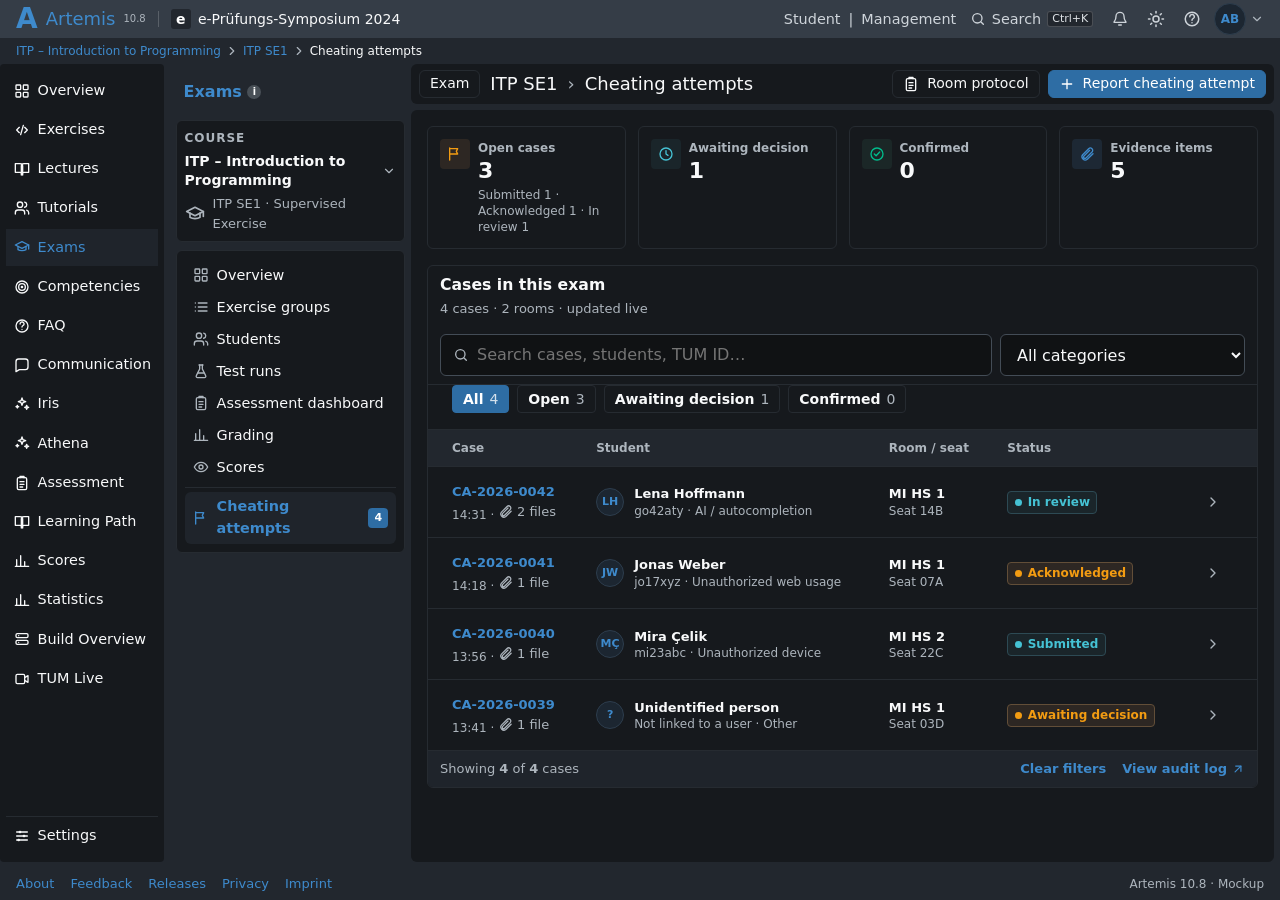
<file: index.html>
<!doctype html>
<html lang="en-GB" data-theme="dark">
<head>
    <meta charset="utf-8">
    <meta name="viewport" content="width=device-width, initial-scale=1">
    <meta name="color-scheme" content="light dark">
    <title>Cheating attempts · Artemis</title>
    <link rel="stylesheet" href="tokens.css">
    <link rel="stylesheet" href="styles.css">
    <script src="app.js" defer></script>
</head>
<body>
<div class="app-shell">
    <header class="global-topbar">
        <a class="global-brand" href="index.html" aria-label="Artemis home">
            <span class="global-brand-mark" aria-hidden="true">A</span>
            <span class="global-brand-name">Artemis</span>
            <span class="global-version">10.8</span>
        </a>
        <span class="global-header-divider" aria-hidden="true"></span>
        <a class="global-course-link" href="#"><span class="global-course-mark">e</span> e-Prüfungs-Symposium 2024</a>
        <div class="global-header-spacer"></div>
        <nav class="global-utilities" aria-label="Global navigation">
            <a href="#">Student</a><span aria-hidden="true">|</span><a href="#">Management</a>
            <button type="button" class="global-utility-button" aria-label="Search"><span data-icon="search"></span><span>Search</span><kbd>Ctrl+K</kbd></button>
            <button type="button" class="global-utility-button" aria-label="Notifications"><span data-icon="bell"></span></button>
            
            <button class="icon-btn" type="button" data-theme-toggle aria-label="Switch to dark mode">
                <span class="theme-icon-light" data-icon="moon"></span>
                <span class="theme-icon-dark" data-icon="sun"></span>
            </button>
            <button class="icon-btn" type="button" aria-label="Help"><span data-icon="help-circle"></span></button>
            <div class="profile-menu-root" data-profile-menu-root></div>
        </nav>
    </header>

    <header class="topbar">
        <div class="topbar-left">
            <button class="icon-btn menu-btn" type="button" data-sidebar-toggle aria-label="Open navigation" aria-expanded="false">
                <span data-icon="menu"></span>
            </button>
            <nav class="breadcrumb" aria-label="Breadcrumb">
                <a href="#">ITP – Introduction to Programming</a>
                <span data-icon="chevron-right"></span>
                <a href="#">ITP SE1</a>
                <span data-icon="chevron-right"></span>
                <span aria-current="page">Cheating attempts</span>
            </nav>
        </div>
    </header>

    <nav class="global-sidebar" aria-label="Artemis navigation">
        <a class="global-nav-item" href="#"><span data-icon="grid"></span><span>Overview</span></a>
        <a class="global-nav-item" href="#"><span data-icon="code"></span><span>Exercises</span></a>
        <a class="global-nav-item" href="#"><span data-icon="book-open"></span><span>Lectures</span></a>
        <a class="global-nav-item" href="#"><span data-icon="users"></span><span>Tutorials</span></a>
        <a class="global-nav-item active" href="index.html" aria-current="page"><span data-icon="graduation-cap"></span><span>Exams</span></a>
        <a class="global-nav-item" href="#"><span data-icon="target"></span><span>Competencies</span></a>
        <a class="global-nav-item" href="#"><span data-icon="help-circle"></span><span>FAQ</span></a>
        <a class="global-nav-item" href="#"><span data-icon="message"></span><span>Communication</span></a>
        <a class="global-nav-item" href="#"><span data-icon="sparkles"></span><span>Iris</span></a>
        <a class="global-nav-item" href="#"><span data-icon="sparkles"></span><span>Athena</span></a>
        <a class="global-nav-item" href="#"><span data-icon="clipboard"></span><span>Assessment</span></a>
        <a class="global-nav-item" href="#"><span data-icon="book-open"></span><span>Learning Path</span></a>
        <a class="global-nav-item" href="#"><span data-icon="chart"></span><span>Scores</span></a>
        <a class="global-nav-item" href="#"><span data-icon="chart"></span><span>Statistics</span></a>
        <a class="global-nav-item" href="#"><span data-icon="server"></span><span>Build Overview</span></a>
        <a class="global-nav-item" href="#"><span data-icon="video"></span><span>TUM Live</span></a>
        <div class="global-sidebar-spacer"></div>
        <a class="global-nav-item global-settings" href="#"><span data-icon="settings"></span><span>Settings</span></a>
    </nav>
    <aside class="sidebar" id="sidebar" aria-label="Exam management navigation">
        <div class="sidebar-brand contextual-sidebar-heading">
            <span class="contextual-sidebar-title">Exams <span class="info-mark" aria-label="Exam management">i</span></span>
            <button class="icon-btn sidebar-close" type="button" data-sidebar-toggle aria-label="Close exam navigation" aria-expanded="false">
                <span data-icon="x"></span>
            </button>
        </div>

        <div class="context-card">
            <span class="context-label">Course</span>
            <button class="context-select" type="button">
                ITP – Introduction to Programming
                <span data-icon="chevron-down"></span>
            </button>
            <span class="context-exam"><span data-icon="graduation-cap"></span> ITP SE1 · Supervised Exercise</span>
        </div>

        <nav class="sidebar-nav" aria-label="Exam sections">
            <a class="nav-item" href="#"><span data-icon="grid"></span> Overview</a>
            <a class="nav-item" href="#" data-staff-only><span data-icon="list"></span> Exercise groups</a>
            <a class="nav-item" href="#"><span data-icon="users"></span> Students</a>
            <a class="nav-item" href="#" data-staff-only><span data-icon="flask"></span> Test runs</a>
            <a class="nav-item" href="#"><span data-icon="clipboard"></span> Assessment dashboard</a>
            <a class="nav-item" href="#" data-staff-only><span data-icon="chart"></span> Grading</a>
            <a class="nav-item" href="#" data-staff-only><span data-icon="eye"></span> Scores</a>
            <div class="sidebar-divider" role="separator"></div>
            <a class="nav-item active" href="index.html" aria-current="page"><span data-icon="flag"></span> Cheating attempts <span class="nav-badge" data-nav-badge>4</span></a>
        </nav>

    </aside>

    <div class="sidebar-overlay" data-sidebar-toggle aria-hidden="true"></div>

    <div class="app-main">
        <div class="page-header">
            <div class="page-heading">
                <div class="title-line">
                    <span class="tag tag-neutral exam-badge">Exam</span>
                    <span class="page-context">ITP SE1</span>
                    <span class="page-context-sep" aria-hidden="true">›</span>
                    <h1>Cheating attempts</h1>
                </div>
            </div>
            <div class="page-actions">
                <a class="btn btn-secondary" href="room-protocol.html" data-staff-only>
                    <span data-icon="clipboard"></span> Room protocol
                </a>
                <a class="btn btn-primary" href="quick-capture.html">
                    <span data-icon="plus"></span> Report cheating attempt
                </a>
            </div>
        </div>

        <main class="page">
            <section class="stats-grid" aria-label="Case statistics">
                <div class="stat-card">
                    <div class="stat-icon tone-warning"><span data-icon="flag"></span></div>
                    <div class="stat-body">
                        <div class="stat-label">Open cases</div>
                        <div class="stat-value" data-stat-value="open">3</div>
                        <div class="stat-note" data-stat-note="open">Submitted 1 · Acknowledged 1 · In review 1</div>
                    </div>
                </div>
                <div class="stat-card">
                    <div class="stat-icon tone-info"><span data-icon="clock"></span></div>
                    <div class="stat-body">
                        <div class="stat-label">Awaiting decision</div>
                        <div class="stat-value" data-stat-value="decision">1</div>
                    </div>
                </div>
                <div class="stat-card">
                    <div class="stat-icon tone-success"><span data-icon="check-circle"></span></div>
                    <div class="stat-body">
                        <div class="stat-label">Confirmed</div>
                        <div class="stat-value" data-stat-value="confirmed">0</div>
                    </div>
                </div>
                <div class="stat-card">
                    <div class="stat-icon"><span data-icon="paperclip"></span></div>
                    <div class="stat-body">
                        <div class="stat-label">Evidence items</div>
                        <div class="stat-value" data-stat-value="evidence">5</div>
                    </div>
                </div>
            </section>

            <div class="dashboard-grid">
                <section class="card case-list-card" aria-labelledby="case-list-title">
                    <div class="card-header">
                        <div>
                            <h2 id="case-list-title"><span data-staff-only>Cases in this exam</span><span data-tutor-only hidden>Your reports</span></h2>
                            <p><span data-staff-only>4 cases · 2 rooms · updated live</span><span data-tutor-only hidden>Cases you reported in this exam</span></p>
                        </div>
                        <div class="case-toolbar">
                            <label class="search-field">
                                <span data-icon="search"></span>
                                <span class="sr-only">Search cases</span>
                                <input type="search" placeholder="Search cases, students, TUM ID…" data-case-search autocomplete="off">
                            </label>
                            <select class="select" data-category-filter aria-label="Filter by category">
                                <option value="">All categories</option>
                                <option value="ai">AI / autocompletion</option>
                                <option value="web">Unauthorized web usage</option>
                                <option value="device">Unauthorized device</option>
                                <option value="other">Other</option>
                            </select>
                        </div>
                    </div>

                    <div class="filter-chips" role="group" aria-label="Quick filters">
                        <button class="chip active" type="button" data-quick-filter="all">All <span>4</span></button>
                        <button class="chip" type="button" data-quick-filter="open">Open <span>3</span></button>
                        <button class="chip" type="button" data-quick-filter="decision">Awaiting decision <span>1</span></button>
                        <button class="chip" type="button" data-quick-filter="confirmed">Confirmed <span>0</span></button>
                    </div>

                    <div class="table-wrap">
                        <table class="case-table">
                            <thead>
                                <tr>
                                    <th scope="col">Case</th>
                                    <th scope="col">Student</th>
                                    <th scope="col">Room / seat</th>
                                    <th scope="col">Status</th>
                                    <th scope="col"><span class="sr-only">Open case</span></th>
                                </tr>
                            </thead>
                            <tbody>
                                <tr data-case-row data-status="under-review" data-category="ai" data-own-report="true" data-evidence="2" data-search="ca-2026-0042 lena hoffmann go42aty 03712345 mi hs 1 14b ai autocompletion in review">
                                    <td data-label="Case"><a class="case-link" href="case-detail.html">CA-2026-0042</a><div class="cell-muted">14:31 · <span class="evidence-count"><span data-icon="paperclip"></span> 2 files</span></div></td>
                                    <td data-label="Student">
                                        <div class="person-cell">
                                            <span class="avatar avatar-xs">LH</span>
                                            <div>
                                                <div class="cell-strong">Lena Hoffmann</div>
                                                <div class="cell-muted">go42aty · AI / autocompletion</div>
                                            </div>
                                        </div>
                                    </td>
                                    <td data-label="Room / seat"><div class="cell-strong">MI HS 1</div><div class="cell-muted">Seat 14B</div></td>
                                    <td data-label="Status"><span class="status status-info"><span class="status-dot"></span> In review</span></td>
                                    <td data-label="Open case"><a class="row-action" href="case-detail.html" aria-label="Open case CA-2026-0042"><span data-icon="chevron-right"></span></a></td>
                                </tr>
                                <tr data-case-row data-status="acknowledged" data-category="web" data-own-report="false" data-evidence="1" data-search="ca-2026-0041 jonas weber jo17xyz 03718822 mi hs 1 07a unauthorized web communication acknowledged">
                                    <td data-label="Case"><a class="case-link" href="case-detail.html">CA-2026-0041</a><div class="cell-muted">14:18 · <span class="evidence-count"><span data-icon="paperclip"></span> 1 file</span></div></td>
                                    <td data-label="Student">
                                        <div class="person-cell">
                                            <span class="avatar avatar-xs">JW</span>
                                            <div>
                                                <div class="cell-strong">Jonas Weber</div>
                                                <div class="cell-muted">jo17xyz · Unauthorized web usage</div>
                                            </div>
                                        </div>
                                    </td>
                                    <td data-label="Room / seat"><div class="cell-strong">MI HS 1</div><div class="cell-muted">Seat 07A</div></td>
                                    <td data-label="Status"><span class="status status-warning"><span class="status-dot"></span> Acknowledged</span></td>
                                    <td data-label="Open case"><a class="row-action" href="case-detail.html" aria-label="Open case CA-2026-0041"><span data-icon="chevron-right"></span></a></td>
                                </tr>
                                <tr data-case-row data-status="submitted" data-category="device" data-own-report="false" data-evidence="1" data-search="ca-2026-0040 mira celik mi23abc 03714455 mi hs 2 22c unauthorized device submitted">
                                    <td data-label="Case"><a class="case-link" href="case-detail.html">CA-2026-0040</a><div class="cell-muted">13:56 · <span class="evidence-count"><span data-icon="paperclip"></span> 1 file</span></div></td>
                                    <td data-label="Student">
                                        <div class="person-cell">
                                            <span class="avatar avatar-xs">MÇ</span>
                                            <div>
                                                <div class="cell-strong">Mira Çelik</div>
                                                <div class="cell-muted">mi23abc · Unauthorized device</div>
                                            </div>
                                        </div>
                                    </td>
                                    <td data-label="Room / seat"><div class="cell-strong">MI HS 2</div><div class="cell-muted">Seat 22C</div></td>
                                    <td data-label="Status"><span class="status status-info"><span class="status-dot"></span> Submitted</span></td>
                                    <td data-label="Open case"><a class="row-action" href="case-detail.html" aria-label="Open case CA-2026-0040"><span data-icon="chevron-right"></span></a></td>
                                </tr>
                                <tr data-case-row data-status="ready-for-decision" data-category="other" data-own-report="true" data-evidence="1" data-search="ca-2026-0039 unidentified person mi hs 1 03d other awaiting decision">
                                    <td data-label="Case"><a class="case-link" href="case-detail.html">CA-2026-0039</a><div class="cell-muted">13:41 · <span class="evidence-count"><span data-icon="paperclip"></span> 1 file</span></div></td>
                                    <td data-label="Student">
                                        <div class="person-cell">
                                            <span class="avatar avatar-xs">?</span>
                                            <div>
                                                <div class="cell-strong">Unidentified person</div>
                                                <div class="cell-muted">Not linked to a user · Other</div>
                                            </div>
                                        </div>
                                    </td>
                                    <td data-label="Room / seat"><div class="cell-strong">MI HS 1</div><div class="cell-muted">Seat 03D</div></td>
                                    <td data-label="Status"><span class="status status-warning"><span class="status-dot"></span> Awaiting decision</span></td>
                                    <td data-label="Open case"><a class="row-action" href="case-detail.html" aria-label="Open case CA-2026-0039"><span data-icon="chevron-right"></span></a></td>
                                </tr>
                            </tbody>
                        </table>
                        <div class="empty-state" data-empty-state hidden>
                            <span data-icon="search"></span>
                            <strong>No cases match these filters</strong>
                            <p>Try a different search term or clear the filters.</p>
                        </div>
                    </div>

                    <div class="card-footer">
                        <span>Showing <strong data-case-count>4</strong> of <strong data-case-total>4</strong> cases</span>
                        <div style="display: flex; align-items: center; gap: 1rem;">
                            <button class="link link-button" type="button" data-clear-filters>Clear filters</button>
                            <button class="link link-button" type="button" data-staff-only data-demo-action="The exam audit log is simulated in this mockup.">View audit log <span data-icon="arrow-up-right"></span></button>
                        </div>
                    </div>
                </section>

            </div>
        </main>
    </div>
    <footer class="app-footer">
        <nav class="app-footer-links" aria-label="Footer">
            <a href="#">About</a>
            <a href="#">Feedback</a>
            <a href="#">Releases</a>
            <a href="#">Privacy</a>
            <a href="#">Imprint</a>
        </nav>
        <span class="app-footer-meta">Artemis 10.8 · Mockup</span>
    </footer>
</div>
</body>
</html>
</file>
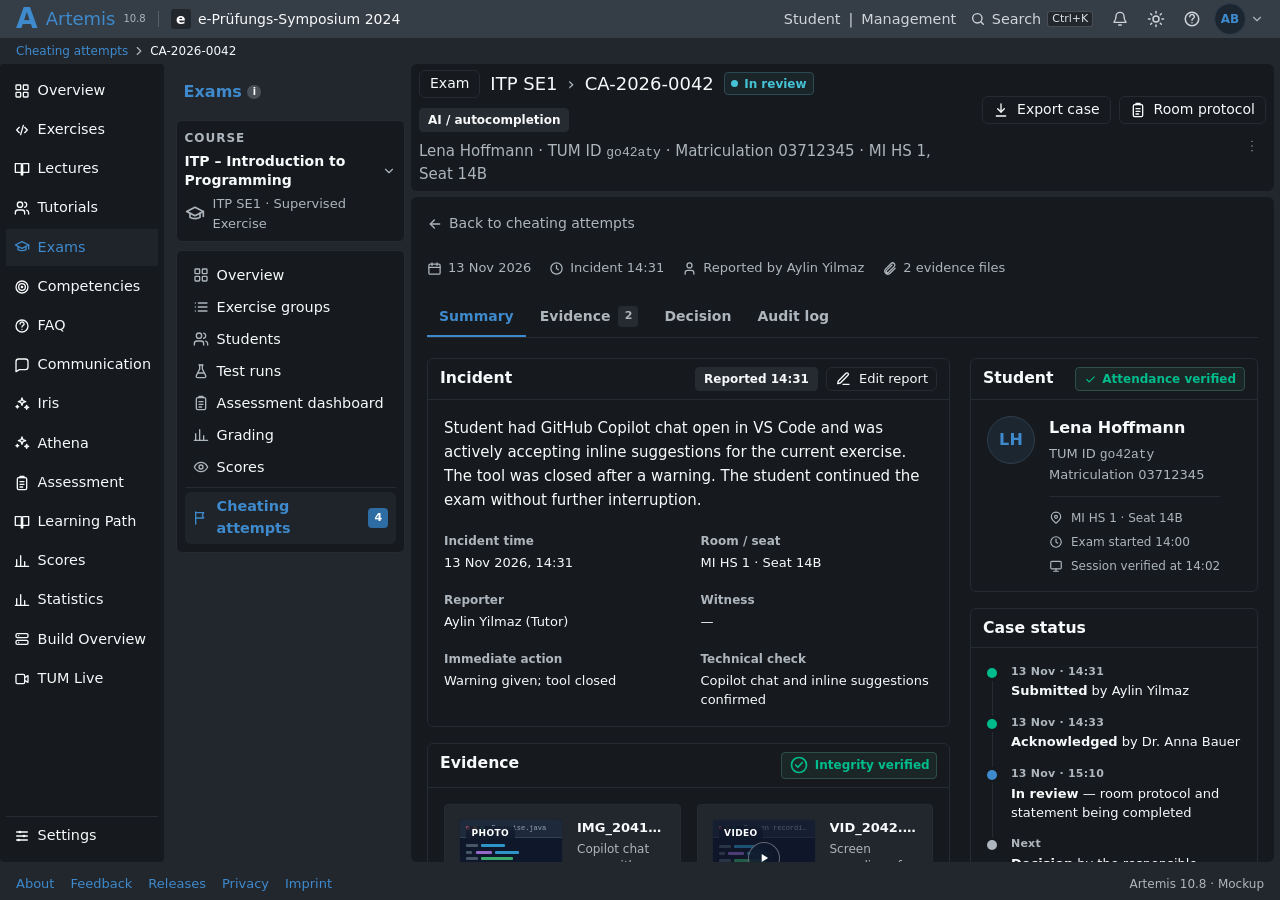
<file: case-detail.html>
<!doctype html>
<html lang="en-GB" data-theme="dark">
<head>
    <meta charset="utf-8">
    <meta name="viewport" content="width=device-width, initial-scale=1">
    <meta name="color-scheme" content="light dark">
    <title>CA-2026-0042 · Artemis</title>
    <link rel="stylesheet" href="tokens.css">
    <link rel="stylesheet" href="styles.css">
    <script src="app.js" defer></script>
</head>
<body>
<div class="app-shell">
    <header class="global-topbar">
        <a class="global-brand" href="index.html" aria-label="Artemis home">
            <span class="global-brand-mark" aria-hidden="true">A</span>
            <span class="global-brand-name">Artemis</span>
            <span class="global-version">10.8</span>
        </a>
        <span class="global-header-divider" aria-hidden="true"></span>
        <a class="global-course-link" href="#"><span class="global-course-mark">e</span> e-Prüfungs-Symposium 2024</a>
        <div class="global-header-spacer"></div>
        <nav class="global-utilities" aria-label="Global navigation">
            <a href="#">Student</a><span aria-hidden="true">|</span><a href="#">Management</a>
            <button type="button" class="global-utility-button" aria-label="Search"><span data-icon="search"></span><span>Search</span><kbd>Ctrl+K</kbd></button>
            <button type="button" class="global-utility-button" aria-label="Notifications"><span data-icon="bell"></span></button>
            
            <button class="icon-btn" type="button" data-theme-toggle aria-label="Switch to dark mode">
                <span class="theme-icon-light" data-icon="moon"></span>
                <span class="theme-icon-dark" data-icon="sun"></span>
            </button>
            <button class="icon-btn" type="button" aria-label="Help"><span data-icon="help-circle"></span></button>
            <div class="profile-menu-root" data-profile-menu-root></div>
        </nav>
    </header>

    <header class="topbar">
        <div class="topbar-left">
            <button class="icon-btn menu-btn" type="button" data-sidebar-toggle aria-label="Open navigation" aria-expanded="false">
                <span data-icon="menu"></span>
            </button>
            <nav class="breadcrumb" aria-label="Breadcrumb">
                <a href="index.html">Cheating attempts</a>
                <span data-icon="chevron-right"></span>
                <span aria-current="page">CA-2026-0042</span>
            </nav>
        </div>
    </header>

    <nav class="global-sidebar" aria-label="Artemis navigation">
        <a class="global-nav-item" href="#"><span data-icon="grid"></span><span>Overview</span></a>
        <a class="global-nav-item" href="#"><span data-icon="code"></span><span>Exercises</span></a>
        <a class="global-nav-item" href="#"><span data-icon="book-open"></span><span>Lectures</span></a>
        <a class="global-nav-item" href="#"><span data-icon="users"></span><span>Tutorials</span></a>
        <a class="global-nav-item active" href="index.html" aria-current="page"><span data-icon="graduation-cap"></span><span>Exams</span></a>
        <a class="global-nav-item" href="#"><span data-icon="target"></span><span>Competencies</span></a>
        <a class="global-nav-item" href="#"><span data-icon="help-circle"></span><span>FAQ</span></a>
        <a class="global-nav-item" href="#"><span data-icon="message"></span><span>Communication</span></a>
        <a class="global-nav-item" href="#"><span data-icon="sparkles"></span><span>Iris</span></a>
        <a class="global-nav-item" href="#"><span data-icon="sparkles"></span><span>Athena</span></a>
        <a class="global-nav-item" href="#"><span data-icon="clipboard"></span><span>Assessment</span></a>
        <a class="global-nav-item" href="#"><span data-icon="book-open"></span><span>Learning Path</span></a>
        <a class="global-nav-item" href="#"><span data-icon="chart"></span><span>Scores</span></a>
        <a class="global-nav-item" href="#"><span data-icon="chart"></span><span>Statistics</span></a>
        <a class="global-nav-item" href="#"><span data-icon="server"></span><span>Build Overview</span></a>
        <a class="global-nav-item" href="#"><span data-icon="video"></span><span>TUM Live</span></a>
        <div class="global-sidebar-spacer"></div>
        <a class="global-nav-item global-settings" href="#"><span data-icon="settings"></span><span>Settings</span></a>
    </nav>
    <aside class="sidebar" id="sidebar" aria-label="Exam management navigation">
        <div class="sidebar-brand contextual-sidebar-heading">
            <span class="contextual-sidebar-title">Exams <span class="info-mark" aria-label="Exam management">i</span></span>
            <button class="icon-btn sidebar-close" type="button" data-sidebar-toggle aria-label="Close exam navigation" aria-expanded="false">
                <span data-icon="x"></span>
            </button>
        </div>

        <div class="context-card">
            <span class="context-label">Course</span>
            <button class="context-select" type="button">
                ITP – Introduction to Programming
                <span data-icon="chevron-down"></span>
            </button>
            <span class="context-exam"><span data-icon="graduation-cap"></span> ITP SE1 · Supervised Exercise</span>
        </div>

        <nav class="sidebar-nav" aria-label="Exam sections">
            <a class="nav-item" href="#"><span data-icon="grid"></span> Overview</a>
            <a class="nav-item" href="#" data-staff-only><span data-icon="list"></span> Exercise groups</a>
            <a class="nav-item" href="#"><span data-icon="users"></span> Students</a>
            <a class="nav-item" href="#" data-staff-only><span data-icon="flask"></span> Test runs</a>
            <a class="nav-item" href="#"><span data-icon="clipboard"></span> Assessment dashboard</a>
            <a class="nav-item" href="#" data-staff-only><span data-icon="chart"></span> Grading</a>
            <a class="nav-item" href="#" data-staff-only><span data-icon="eye"></span> Scores</a>
            <div class="sidebar-divider" role="separator"></div>
            <a class="nav-item active" href="index.html" aria-current="page"><span data-icon="flag"></span> Cheating attempts <span class="nav-badge" data-nav-badge>4</span></a>
        </nav>

    </aside>

    <div class="sidebar-overlay" data-sidebar-toggle aria-hidden="true"></div>

    <div class="app-main">
        <div class="page-header">
            <div class="page-heading">
                <div class="title-line">
                    <span class="tag tag-neutral exam-badge">Exam</span>
                    <span class="page-context">ITP SE1</span>
                    <span class="page-context-sep" aria-hidden="true">›</span>
                    <h1>CA-2026-0042</h1>
                    <span class="status status-info" data-case-status><span class="status-dot"></span> In review</span>
                    <span class="tag tag-neutral" id="case-category">AI / autocompletion</span>
                </div>
                <p class="page-subtitle">Lena Hoffmann · TUM ID <span class="mono">go42aty</span> · Matriculation 03712345 · MI HS 1, Seat 14B</p>
            </div>
            <div class="page-actions">
                <button class="btn btn-secondary" type="button" data-staff-only data-demo-action="Case export is simulated in this mockup.">
                    <span data-icon="download"></span> Export case
                </button>
                <a class="btn btn-secondary" href="room-protocol.html" data-staff-only>
                    <span data-icon="clipboard"></span> Room protocol
                </a>
                <button class="icon-btn" type="button" data-staff-only aria-label="More actions" data-demo-action="More case actions are simulated in this mockup.">
                    <span data-icon="more-vertical"></span>
                </button>
            </div>
        </div>

        <main class="page">
            <a class="back-link" href="index.html"><span data-icon="arrow-left"></span> Back to cheating attempts</a>

            <div class="meta-row">
                <span><span data-icon="calendar"></span> 13 Nov 2026</span>
                <span><span data-icon="clock"></span> Incident 14:31</span>
                <span><span data-icon="user"></span> Reported by Aylin Yilmaz</span>
                <span><span data-icon="paperclip"></span> 2 evidence files</span>
            </div>

            <div class="tabs" role="tablist" aria-label="Case sections">
                <button class="tab" type="button" role="tab" id="tab-summary" aria-selected="true" aria-controls="panel-summary" data-tab="summary">
                    Summary
                </button>
                <button class="tab" type="button" role="tab" id="tab-evidence" aria-selected="false" aria-controls="panel-evidence" data-tab="evidence" tabindex="-1">
                    Evidence <span class="tab-count">2</span>
                </button>
                <button class="tab" type="button" role="tab" id="tab-decision" aria-selected="false" aria-controls="panel-decision" data-tab="decision" tabindex="-1" data-staff-tab>
                    Decision
                </button>
                <button class="tab" type="button" role="tab" id="tab-audit" aria-selected="false" aria-controls="panel-audit" data-tab="audit" tabindex="-1" data-staff-tab>
                    Audit log
                </button>
            </div>

            <section class="tab-panel" id="panel-summary" role="tabpanel" aria-labelledby="tab-summary">
                <div class="detail-grid">
                    <div class="detail-main">
                        <section class="card" aria-labelledby="incident-title">
                            <div class="card-header">
                                <h2 id="incident-title">Incident</h2>
                                <div class="header-actions">
                                    <span class="tag tag-neutral">Reported 14:31</span>
                                    <a class="btn btn-secondary btn-sm" href="edit-report.html"><span data-icon="edit"></span> Edit report</a>
                                </div>
                            </div>
                            <div class="card-body">
                                <p class="lead-text" id="incident-description">Student had GitHub Copilot chat open in VS Code and was actively accepting inline suggestions for the current exercise. The tool was closed after a warning. The student continued the exam without further interruption.</p>
                                <dl class="meta-grid">
                                    <div>
                                        <dt>Incident time</dt>
                                        <dd>13 Nov 2026, 14:31</dd>
                                    </div>
                                    <div>
                                        <dt>Room / seat</dt>
                                        <dd>MI HS 1 · Seat 14B</dd>
                                    </div>
                                    <div>
                                        <dt>Reporter</dt>
                                        <dd>Aylin Yilmaz (Tutor)</dd>
                                    </div>
                                    <div>
                                        <dt>Witness</dt>
                                        <dd>—</dd>
                                    </div>
                                    <div>
                                        <dt>Immediate action</dt>
                                        <dd id="incident-immediate-action">Warning given; tool closed</dd>
                                    </div>
                                    <div>
                                        <dt>Technical check</dt>
                                        <dd>Copilot chat and inline suggestions confirmed</dd>
                                    </div>
                                </dl>
                            </div>
                        </section>

                        <section class="card" aria-labelledby="evidence-title">
                            <div class="card-header">
                                <h2 id="evidence-title">Evidence</h2>
                                <span class="status status-success"><span data-icon="check-circle"></span> Integrity verified</span>
                            </div>
                            <div class="card-body">
                                <div class="evidence-grid">
                                    <article class="evidence-card">
                                        <div class="evidence-thumb" aria-hidden="true">
                                            <span class="thumb-badge">Photo</span>
                                            <div class="mock-editor">
                                                <div class="mock-editor-bar"><span></span><span></span><span></span><em>Exercise.java</em></div>
                                                <div class="mock-editor-body">
                                                    <div class="mock-line"><i></i><b></b></div>
                                                    <div class="mock-line"><i class="short"></i><b class="purple"></b><b></b></div>
                                                    <div class="mock-line"><i></i><b class="green"></b></div>
                                                    <div class="mock-line"><i class="short"></i><b></b><b class="purple"></b></div>
                                                    <div class="mock-copilot">
                                                        <span class="mock-copilot-head">GitHub Copilot</span>
                                                        <span class="mock-copilot-line"></span>
                                                        <span class="mock-copilot-line short"></span>
                                                        <span class="mock-copilot-accept">Accept suggestion</span>
                                                    </div>
                                                </div>
                                            </div>
                                        </div>
                                        <div class="evidence-card-body">
                                            <h3>IMG_2041.jpg</h3>
                                            <p>Copilot chat open with an accepted inline suggestion</p>
                                            <div class="evidence-meta">3.2 MB · uploaded 14:31</div>
                                            <button class="btn btn-secondary btn-sm" type="button" data-evidence-kind="photo"><span data-icon="eye"></span> View evidence</button>
                                        </div>
                                    </article>

                                    <article class="evidence-card">
                                        <div class="evidence-thumb evidence-thumb-video" aria-hidden="true">
                                            <span class="thumb-badge">Video</span>
                                            <div class="mock-editor">
                                                <div class="mock-editor-bar"><span></span><span></span><span></span><em>Screen recording</em></div>
                                                <div class="mock-editor-body">
                                                    <div class="mock-line"><i></i><b></b></div>
                                                    <div class="mock-line"><i class="short"></i><b class="purple"></b><b></b></div>
                                                    <div class="mock-line"><i></i><b class="green"></b></div>
                                                    <div class="mock-line"><i class="short"></i><b></b></div>
                                                </div>
                                            </div>
                                            <div class="play-overlay"><span class="play-button"><span data-icon="play"></span></span></div>
                                            <span class="video-duration">00:12</span>
                                        </div>
                                        <div class="evidence-card-body">
                                            <h3>VID_2042.mp4</h3>
                                            <p>Screen recording of the active suggestion being accepted</p>
                                            <div class="evidence-meta">12.8 MB · uploaded 14:31</div>
                                            <button class="btn btn-secondary btn-sm" type="button" data-evidence-kind="video"><span data-icon="eye"></span> View evidence</button>
                                        </div>
                                    </article>
                                </div>
                            </div>
                        </section>

                    </div>

                    <aside class="detail-side" aria-label="Case context">
                        <section class="card student-card" aria-labelledby="student-title">
                            <div class="card-header">
                                <h2 id="student-title">Student</h2>
                                <span class="tag tag-success"><span data-icon="check"></span> Attendance verified</span>
                            </div>
                            <div class="card-body">
                                <span class="avatar avatar-lg">LH</span>
                                <div class="student-body">
                                    <div class="student-name">Lena Hoffmann</div>
                                    <div class="student-meta">TUM ID <span class="mono">go42aty</span><br>Matriculation 03712345</div>
                                    <div class="student-details">
                                        <div class="detail-line"><span data-icon="map-pin"></span> MI HS 1 · Seat 14B</div>
                                        <div class="detail-line"><span data-icon="clock"></span> Exam started 14:00</div>
                                        <div class="detail-line"><span data-icon="monitor"></span> Session verified at 14:02</div>
                                    </div>
                                </div>
                            </div>
                        </section>

                        <section class="card" aria-labelledby="status-title">
                            <div class="card-header">
                                <h2 id="status-title">Case status</h2>
                            </div>
                            <div class="card-body">
                                <ol class="timeline timeline-compact">
                                    <li>
                                        <span class="timeline-dot tone-success"></span>
                                        <time class="timeline-time">13 Nov · 14:31</time>
                                        <div class="timeline-text"><strong>Submitted</strong> by Aylin Yilmaz</div>
                                    </li>
                                    <li>
                                        <span class="timeline-dot tone-success"></span>
                                        <time class="timeline-time">13 Nov · 14:33</time>
                                        <div class="timeline-text"><strong>Acknowledged</strong> by Dr. Anna Bauer</div>
                                    </li>
                                    <li>
                                        <span class="timeline-dot"></span>
                                        <time class="timeline-time">13 Nov · 15:10</time>
                                        <div class="timeline-text"><strong>In review</strong> — room protocol and statement being completed</div>
                                    </li>
                                    <li>
                                        <span class="timeline-dot tone-muted"></span>
                                        <time class="timeline-time">Next</time>
                                        <div class="timeline-text"><strong>Decision</strong> by the responsible instructor</div>
                                    </li>
                                </ol>
                            </div>
                        </section>

                        <section class="card" aria-labelledby="links-title">
                            <div class="card-header">
                                <h2 id="links-title">Linked records</h2>
                            </div>
                            <div class="card-body" style="padding: 0.5rem;">
                                <ul class="link-list">
                                    <li>
                                        <a href="#">
                                            <span class="link-icon"><span data-icon="monitor"></span></span>
                                            <span><strong>Suspicious session</strong><small>SES-8842 · same browser fingerprint</small></span>
                                            <span class="chevron" data-icon="chevron-right"></span>
                                        </a>
                                    </li>
                                    <li>
                                        <a href="#">
                                            <span class="link-icon"><span data-icon="file-text"></span></span>
                                            <span><strong>Plagiarism case</strong><small>PL-2026-019 · programming exercise</small></span>
                                            <span class="chevron" data-icon="chevron-right"></span>
                                        </a>
                                    </li>
                                    <li data-staff-only>
                                        <a href="room-protocol.html">
                                            <span class="link-icon"><span data-icon="clipboard"></span></span>
                                            <span><strong>Room protocol</strong><small>R-17 · MI HS 1 room protocol</small></span>
                                            <span class="chevron" data-icon="chevron-right"></span>
                                        </a>
                                    </li>
                                </ul>
                            </div>
                        </section>
                    </aside>
                </div>
            </section>

            <section class="tab-panel" id="panel-evidence" role="tabpanel" aria-labelledby="tab-evidence" hidden>
                <div class="panel-header">
                    <div>
                        <h2>Evidence</h2>
                    </div>
                    <button class="btn btn-secondary" type="button" data-demo-action="Adding evidence is simulated in this mockup."><span data-icon="upload"></span> Add evidence</button>
                </div>

                <div class="evidence-detail-grid">
                    <article class="card evidence-detail-card">
                        <div class="card-body">
                            <div class="evidence-thumb" aria-hidden="true">
                                <span class="thumb-badge">Photo</span>
                                <div class="mock-editor">
                                    <div class="mock-editor-bar"><span></span><span></span><span></span><em>Exercise.java</em></div>
                                    <div class="mock-editor-body">
                                        <div class="mock-line"><i></i><b></b></div>
                                        <div class="mock-line"><i class="short"></i><b class="purple"></b><b></b></div>
                                        <div class="mock-line"><i></i><b class="green"></b></div>
                                        <div class="mock-line"><i class="short"></i><b></b><b class="purple"></b></div>
                                        <div class="mock-copilot">
                                            <span class="mock-copilot-head">GitHub Copilot</span>
                                            <span class="mock-copilot-line"></span>
                                            <span class="mock-copilot-line short"></span>
                                            <span class="mock-copilot-accept">Accept suggestion</span>
                                        </div>
                                    </div>
                                </div>
                            </div>
                            <h3>IMG_2041.jpg</h3>
                            <p>Copilot chat open with an accepted inline suggestion.</p>
                            <dl class="evidence-detail-meta">
                                <div><dt>Uploaded by</dt><dd>Aylin Yilmaz</dd></div>
                                <div><dt>Uploaded at</dt><dd>13 Nov, 14:31</dd></div>
                                <div><dt>Size</dt><dd>3.2 MB</dd></div>
                                <div><dt>Integrity</dt><dd><span class="status status-success"><span data-icon="check"></span> Verified</span></dd></div>
                            </dl>
                            <div style="margin-top: 0.75rem;"><span class="hash">SHA-256: 9f2c 41ab 7d80 e1f4 6a3b 0c92 55de 8f10</span></div>
                            <div class="card-actions" style="justify-content: flex-start;">
                                <button class="btn btn-secondary btn-sm" type="button" data-evidence-kind="photo"><span data-icon="eye"></span> View</button>
                                <button class="btn btn-ghost btn-sm" type="button" data-staff-only data-demo-action="Evidence download is simulated in this mockup."><span data-icon="download"></span> Download</button>
                            </div>
                        </div>
                    </article>

                    <article class="card evidence-detail-card">
                        <div class="card-body">
                            <div class="evidence-thumb evidence-thumb-video" aria-hidden="true">
                                <span class="thumb-badge">Video</span>
                                <div class="mock-editor">
                                    <div class="mock-editor-bar"><span></span><span></span><span></span><em>Screen recording</em></div>
                                    <div class="mock-editor-body">
                                        <div class="mock-line"><i></i><b></b></div>
                                        <div class="mock-line"><i class="short"></i><b class="purple"></b><b></b></div>
                                        <div class="mock-line"><i></i><b class="green"></b></div>
                                        <div class="mock-line"><i class="short"></i><b></b></div>
                                    </div>
                                </div>
                                <div class="play-overlay"><span class="play-button"><span data-icon="play"></span></span></div>
                                <span class="video-duration">00:12</span>
                            </div>
                            <h3>VID_2042.mp4</h3>
                            <p>Screen recording of the active suggestion being accepted.</p>
                            <dl class="evidence-detail-meta">
                                <div><dt>Uploaded by</dt><dd>Aylin Yilmaz</dd></div>
                                <div><dt>Uploaded at</dt><dd>13 Nov, 14:31</dd></div>
                                <div><dt>Size</dt><dd>12.8 MB</dd></div>
                                <div><dt>Integrity</dt><dd><span class="status status-success"><span data-icon="check"></span> Verified</span></dd></div>
                            </dl>
                            <div style="margin-top: 0.75rem;"><span class="hash">SHA-256: c7d1 8e04 3b2a 91f0 4d77 aa52 6e18 0c39</span></div>
                            <div class="card-actions" style="justify-content: flex-start;">
                                <button class="btn btn-secondary btn-sm" type="button" data-evidence-kind="video"><span data-icon="eye"></span> View</button>
                                <button class="btn btn-ghost btn-sm" type="button" data-staff-only data-demo-action="Evidence download is simulated in this mockup."><span data-icon="download"></span> Download</button>
                            </div>
                        </div>
                    </article>
                </div>

                <section class="card" aria-labelledby="custody-title">
                    <div class="card-header">
                        <h2 id="custody-title">Chain of custody</h2>
                    </div>
                    <div class="table-wrap">
                        <table class="data-table">
                            <thead>
                                <tr>
                                    <th scope="col">Time</th>
                                    <th scope="col">Actor</th>
                                    <th scope="col">Action</th>
                                    <th scope="col">Detail</th>
                                    <th scope="col">IP address</th>
                                </tr>
                            </thead>
                            <tbody>
                                <tr><td>13 Nov · 14:31</td><td>Aylin Yilmaz</td><td>Uploaded</td><td>Initial evidence for CA-2026-0042</td><td class="mono">10.0.12.34</td></tr>
                                <tr><td>13 Nov · 14:36</td><td>Dr. Anna Bauer</td><td>Viewed</td><td>Opened case and inspected both files</td><td class="mono">10.0.12.12</td></tr>
                                <tr><td>13 Nov · 15:02</td><td>Dr. Anna Bauer</td><td>Downloaded</td><td>Room protocol preparation</td><td class="mono">10.0.12.12</td></tr>
                                <tr><td>13 Nov · 15:10</td><td>Markus Klein</td><td>Viewed</td><td>Co-signature review</td><td class="mono">10.0.12.18</td></tr>
                                <tr><td>13 Nov · 15:12</td><td>System</td><td>Integrity verified</td><td>SHA-256 match for both files</td><td>—</td></tr>
                            </tbody>
                        </table>
                    </div>
                </section>
            </section>

            <section class="tab-panel" id="panel-decision" role="tabpanel" aria-labelledby="tab-decision" hidden data-staff-tab>
                <section class="card" aria-labelledby="decision-title">
                    <div class="card-header">
                        <h2 id="decision-title">Decision</h2>
                        <span class="status status-warning"><span class="status-dot"></span> Pending</span>
                    </div>
                    <div class="card-body">
                        <dl class="meta-grid" style="margin-top: 0;">
                            <div><dt>Formal notification</dt><dd>Sent 13 Nov 2026 · email</dd></div>
                            <div><dt>Student statement</dt><dd>Received 14 Nov 2026</dd></div>
                            <div><dt>Decision deadline</dt><dd>20 Nov 2026</dd></div>
                            <div><dt>Decision maker</dt><dd>Dr. Anna Bauer (Instructor)</dd></div>
                        </dl>
                        <div class="card-actions" style="justify-content: flex-start;">
                            <a class="btn btn-primary" href="decision.html">Open decision form <span data-icon="arrow-right"></span></a>
                            <button class="btn btn-secondary" type="button" data-demo-action="The notification letter is simulated in this mockup."><span data-icon="file-text"></span> View notification</button>
                        </div>
                    </div>
                </section>
            </section>

            <section class="tab-panel" id="panel-audit" role="tabpanel" aria-labelledby="tab-audit" hidden data-staff-tab>
                <div class="panel-header">
                    <div>
                        <h2>Audit log</h2>
                    </div>
                    <button class="btn btn-secondary" type="button" data-staff-only data-demo-action="Audit export is simulated in this mockup."><span data-icon="download"></span> Export audit log</button>
                </div>
                <section class="card">
                    <div class="table-wrap">
                        <table class="data-table">
                            <thead>
                                <tr>
                                    <th scope="col">Time</th>
                                    <th scope="col">Actor</th>
                                    <th scope="col">Action</th>
                                    <th scope="col">Detail</th>
                                    <th scope="col">IP address</th>
                                </tr>
                            </thead>
                            <tbody>
                                <tr><td>13 Nov · 14:31</td><td>Aylin Yilmaz</td><td>Created</td><td>Case submitted with 2 evidence files</td><td class="mono">10.0.12.34</td></tr>
                                <tr><td>13 Nov · 14:32</td><td>System</td><td>Notified</td><td>Primary supervisor notified · case reference only</td><td>—</td></tr>
                                <tr><td>13 Nov · 14:33</td><td>Dr. Anna Bauer</td><td>Acknowledged</td><td>Case accepted for review</td><td class="mono">10.0.12.12</td></tr>
                                <tr><td>13 Nov · 14:36</td><td>Dr. Anna Bauer</td><td>Evidence viewed</td><td>Opened IMG_2041.jpg and VID_2042.mp4</td><td class="mono">10.0.12.12</td></tr>
                                <tr><td>13 Nov · 14:45</td><td>Dr. Anna Bauer</td><td>Notification recorded</td><td>Formal notification sent by email</td><td class="mono">10.0.12.12</td></tr>
                                <tr><td>13 Nov · 15:10</td><td>Dr. Anna Bauer</td><td>Status changed</td><td>ACKNOWLEDGED → UNDER_REVIEW</td><td class="mono">10.0.12.12</td></tr>
                                <tr><td>14 Nov · 09:18</td><td>Dr. Anna Bauer</td><td>Statement recorded</td><td>Student statement received by email</td><td class="mono">10.0.12.12</td></tr>
                                <tr><td>14 Nov · 09:19</td><td>Dr. Anna Bauer</td><td>Viewed</td><td>Prior confirmed cases checked for this student</td><td class="mono">10.0.12.12</td></tr>
                            </tbody>
                        </table>
                    </div>
                </section>
            </section>
        </main>
    </div>
    <footer class="app-footer">
        <nav class="app-footer-links" aria-label="Footer">
            <a href="#">About</a>
            <a href="#">Feedback</a>
            <a href="#">Releases</a>
            <a href="#">Privacy</a>
            <a href="#">Imprint</a>
        </nav>
        <span class="app-footer-meta">Artemis 10.8 · Mockup</span>
    </footer>
</div>

<dialog id="evidence-dialog" data-kind="photo" aria-labelledby="evidence-dialog-title">
    <div class="dialog-card">
        <div class="dialog-header">
            <h2 id="evidence-dialog-title">IMG_2041.jpg</h2>
            <button class="icon-btn" type="button" data-close-dialog aria-label="Close evidence viewer"><span data-icon="x"></span></button>
        </div>
        <div class="dialog-body">
            <div class="dialog-evidence-layout">
                <div class="dialog-evidence-preview">
                    <div class="evidence-thumb preview-photo" aria-hidden="true">
                        <div class="mock-editor">
                            <div class="mock-editor-bar"><span></span><span></span><span></span><em>Exercise.java</em></div>
                            <div class="mock-editor-body">
                                <div class="mock-line"><i></i><b></b></div>
                                <div class="mock-line"><i class="short"></i><b class="purple"></b><b></b></div>
                                <div class="mock-line"><i></i><b class="green"></b></div>
                                <div class="mock-line"><i class="short"></i><b></b><b class="purple"></b></div>
                                <div class="mock-copilot">
                                    <span class="mock-copilot-head">GitHub Copilot</span>
                                    <span class="mock-copilot-line"></span>
                                    <span class="mock-copilot-line short"></span>
                                    <span class="mock-copilot-accept">Accept suggestion</span>
                                </div>
                            </div>
                        </div>
                    </div>
                    <div class="evidence-thumb evidence-thumb-video preview-video" aria-hidden="true">
                        <div class="mock-editor">
                            <div class="mock-editor-bar"><span></span><span></span><span></span><em>Screen recording</em></div>
                            <div class="mock-editor-body">
                                <div class="mock-line"><i></i><b></b></div>
                                <div class="mock-line"><i class="short"></i><b class="purple"></b><b></b></div>
                                <div class="mock-line"><i></i><b class="green"></b></div>
                                <div class="mock-line"><i class="short"></i><b></b></div>
                            </div>
                        </div>
                        <div class="play-overlay"><span class="play-button"><span data-icon="play"></span></span></div>
                        <span class="video-duration">00:12</span>
                    </div>
                </div>
                <div class="dialog-evidence-meta">
                    <p id="ev-description" style="font-size: 0.8125rem; line-height: 1.5; color: var(--app-muted-text);">GitHub Copilot chat open with an accepted inline suggestion.</p>
                    <dl>
                        <dt>File</dt><dd id="ev-name">IMG_2041.jpg</dd>
                        <dt>Type</dt><dd id="ev-type">JPEG image · 3024 × 1964</dd>
                        <dt>Size</dt><dd id="ev-size">3.2 MB</dd>
                        <dt>Uploaded</dt><dd id="ev-uploaded">13 Nov 2026, 14:31</dd>
                        <dt>By</dt><dd id="ev-by">Aylin Yilmaz</dd>
                        <dt>Integrity</dt><dd><span class="status status-success"><span data-icon="check"></span> Verified</span></dd>
                    </dl>
                    <div>
                        <div class="field-label">SHA-256</div>
                        <div class="hash" id="ev-hash">9f2c 41ab 7d80 e1f4 6a3b 0c92 55de 8f10</div>
                    </div>
                    <div>
                        <div class="field-label" style="margin-bottom: 0.375rem;">Chain of custody</div>
                        <ul class="chain-list">
                            <li><time>14:31</time><span>Aylin Yilmaz uploaded the file</span></li>
                            <li><time>14:36</time><span>Dr. Anna Bauer viewed the file</span></li>
                            <li><time>15:02</time><span>Dr. Anna Bauer downloaded the file</span></li>
                            <li><time>15:12</time><span>System verified the SHA-256 hash</span></li>
                        </ul>
                    </div>
                </div>
            </div>
        </div>
        <div class="dialog-footer">
            <button class="btn btn-secondary" type="button" data-close-dialog>Close</button>
            <button class="btn btn-primary" type="button" id="download-evidence" data-staff-only><span data-icon="download"></span> Download</button>
        </div>
    </div>
</dialog>

</body>
</html>
</file>
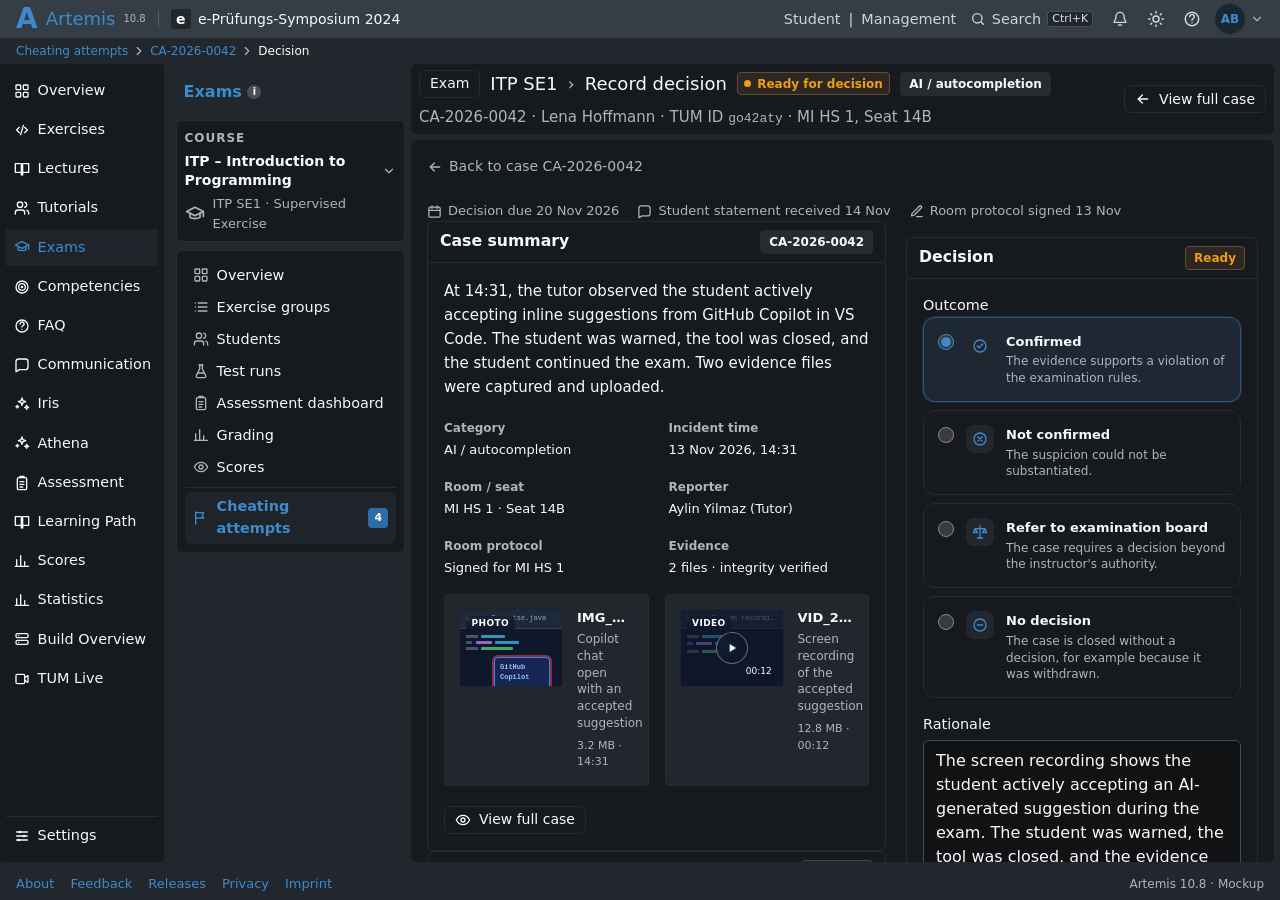
<file: decision.html>
<!doctype html>
<html lang="en-GB" data-theme="dark">
<head>
    <meta charset="utf-8">
    <meta name="viewport" content="width=device-width, initial-scale=1">
    <meta name="color-scheme" content="light dark">
    <title>Record decision · CA-2026-0042 · Artemis</title>
    <link rel="stylesheet" href="tokens.css">
    <link rel="stylesheet" href="styles.css">
    <script src="app.js" defer></script>
</head>
<body data-requires-staff="true">
<div class="app-shell">
    <header class="global-topbar">
        <a class="global-brand" href="index.html" aria-label="Artemis home">
            <span class="global-brand-mark" aria-hidden="true">A</span>
            <span class="global-brand-name">Artemis</span>
            <span class="global-version">10.8</span>
        </a>
        <span class="global-header-divider" aria-hidden="true"></span>
        <a class="global-course-link" href="#"><span class="global-course-mark">e</span> e-Prüfungs-Symposium 2024</a>
        <div class="global-header-spacer"></div>
        <nav class="global-utilities" aria-label="Global navigation">
            <a href="#">Student</a><span aria-hidden="true">|</span><a href="#">Management</a>
            <button type="button" class="global-utility-button" aria-label="Search"><span data-icon="search"></span><span>Search</span><kbd>Ctrl+K</kbd></button>
            <button type="button" class="global-utility-button" aria-label="Notifications"><span data-icon="bell"></span></button>
            
            <button class="icon-btn" type="button" data-theme-toggle aria-label="Switch to dark mode">
                <span class="theme-icon-light" data-icon="moon"></span>
                <span class="theme-icon-dark" data-icon="sun"></span>
            </button>
            <button class="icon-btn" type="button" aria-label="Help"><span data-icon="help-circle"></span></button>
            <div class="profile-menu-root" data-profile-menu-root></div>
        </nav>
    </header>

    <header class="topbar">
        <div class="topbar-left">
            <button class="icon-btn menu-btn" type="button" data-sidebar-toggle aria-label="Open navigation" aria-expanded="false">
                <span data-icon="menu"></span>
            </button>
            <nav class="breadcrumb" aria-label="Breadcrumb">
                <a href="index.html">Cheating attempts</a>
                <span data-icon="chevron-right"></span>
                <a href="case-detail.html">CA-2026-0042</a>
                <span data-icon="chevron-right"></span>
                <span aria-current="page">Decision</span>
            </nav>
        </div>
    </header>

    <nav class="global-sidebar" aria-label="Artemis navigation">
        <a class="global-nav-item" href="#"><span data-icon="grid"></span><span>Overview</span></a>
        <a class="global-nav-item" href="#"><span data-icon="code"></span><span>Exercises</span></a>
        <a class="global-nav-item" href="#"><span data-icon="book-open"></span><span>Lectures</span></a>
        <a class="global-nav-item" href="#"><span data-icon="users"></span><span>Tutorials</span></a>
        <a class="global-nav-item active" href="index.html" aria-current="page"><span data-icon="graduation-cap"></span><span>Exams</span></a>
        <a class="global-nav-item" href="#"><span data-icon="target"></span><span>Competencies</span></a>
        <a class="global-nav-item" href="#"><span data-icon="help-circle"></span><span>FAQ</span></a>
        <a class="global-nav-item" href="#"><span data-icon="message"></span><span>Communication</span></a>
        <a class="global-nav-item" href="#"><span data-icon="sparkles"></span><span>Iris</span></a>
        <a class="global-nav-item" href="#"><span data-icon="sparkles"></span><span>Athena</span></a>
        <a class="global-nav-item" href="#"><span data-icon="clipboard"></span><span>Assessment</span></a>
        <a class="global-nav-item" href="#"><span data-icon="book-open"></span><span>Learning Path</span></a>
        <a class="global-nav-item" href="#"><span data-icon="chart"></span><span>Scores</span></a>
        <a class="global-nav-item" href="#"><span data-icon="chart"></span><span>Statistics</span></a>
        <a class="global-nav-item" href="#"><span data-icon="server"></span><span>Build Overview</span></a>
        <a class="global-nav-item" href="#"><span data-icon="video"></span><span>TUM Live</span></a>
        <div class="global-sidebar-spacer"></div>
        <a class="global-nav-item global-settings" href="#"><span data-icon="settings"></span><span>Settings</span></a>
    </nav>
    <aside class="sidebar" id="sidebar" aria-label="Exam management navigation">
        <div class="sidebar-brand contextual-sidebar-heading">
            <span class="contextual-sidebar-title">Exams <span class="info-mark" aria-label="Exam management">i</span></span>
            <button class="icon-btn sidebar-close" type="button" data-sidebar-toggle aria-label="Close exam navigation" aria-expanded="false">
                <span data-icon="x"></span>
            </button>
        </div>

        <div class="context-card">
            <span class="context-label">Course</span>
            <button class="context-select" type="button">
                ITP – Introduction to Programming
                <span data-icon="chevron-down"></span>
            </button>
            <span class="context-exam"><span data-icon="graduation-cap"></span> ITP SE1 · Supervised Exercise</span>
        </div>

        <nav class="sidebar-nav" aria-label="Exam sections">
            <a class="nav-item" href="#"><span data-icon="grid"></span> Overview</a>
            <a class="nav-item" href="#" data-staff-only><span data-icon="list"></span> Exercise groups</a>
            <a class="nav-item" href="#"><span data-icon="users"></span> Students</a>
            <a class="nav-item" href="#" data-staff-only><span data-icon="flask"></span> Test runs</a>
            <a class="nav-item" href="#"><span data-icon="clipboard"></span> Assessment dashboard</a>
            <a class="nav-item" href="#" data-staff-only><span data-icon="chart"></span> Grading</a>
            <a class="nav-item" href="#" data-staff-only><span data-icon="eye"></span> Scores</a>
            <div class="sidebar-divider" role="separator"></div>
            <a class="nav-item active" href="index.html" aria-current="page"><span data-icon="flag"></span> Cheating attempts <span class="nav-badge" data-nav-badge>4</span></a>
        </nav>

    </aside>

    <div class="sidebar-overlay" data-sidebar-toggle aria-hidden="true"></div>

    <div class="app-main">
        <div class="page-header">
            <div class="page-heading">
                <div class="title-line">
                    <span class="tag tag-neutral exam-badge">Exam</span>
                    <span class="page-context">ITP SE1</span>
                    <span class="page-context-sep" aria-hidden="true">›</span>
                    <h1>Record decision</h1>
                    <span class="status status-warning" data-case-status><span class="status-dot"></span> Ready for decision</span>
                    <span class="tag tag-neutral">AI / autocompletion</span>
                </div>
                <p class="page-subtitle">CA-2026-0042 · Lena Hoffmann · TUM ID <span class="mono">go42aty</span> · MI HS 1, Seat 14B</p>
            </div>
            <div class="page-actions">
                <a class="btn btn-secondary" href="case-detail.html"><span data-icon="arrow-left"></span> View full case</a>
            </div>
        </div>

        <main class="page">
            <a class="back-link" href="case-detail.html"><span data-icon="arrow-left"></span> Back to case CA-2026-0042</a>

            <div class="meta-row">
                <span><span data-icon="calendar"></span> Decision due 20 Nov 2026</span>
                <span><span data-icon="message"></span> Student statement received 14 Nov</span>
                <span><span data-icon="pen"></span> Room protocol signed 13 Nov</span>
            </div>


            <div class="decision-grid" data-staff-only>
                <div class="decision-main">
                    <section class="card" aria-labelledby="summary-title">
                        <div class="card-header">
                            <h2 id="summary-title">Case summary</h2>
                            <span class="tag tag-neutral">CA-2026-0042</span>
                        </div>
                        <div class="card-body">
                            <p class="lead-text">At 14:31, the tutor observed the student actively accepting inline suggestions from GitHub Copilot in VS Code. The student was warned, the tool was closed, and the student continued the exam. Two evidence files were captured and uploaded.</p>
                            <dl class="meta-grid">
                                <div><dt>Category</dt><dd>AI / autocompletion</dd></div>
                                <div><dt>Incident time</dt><dd>13 Nov 2026, 14:31</dd></div>
                                <div><dt>Room / seat</dt><dd>MI HS 1 · Seat 14B</dd></div>
                                <div><dt>Reporter</dt><dd>Aylin Yilmaz (Tutor)</dd></div>
                                <div><dt>Room protocol</dt><dd>Signed for MI HS 1</dd></div>
                                <div><dt>Evidence</dt><dd>2 files · integrity verified</dd></div>
                            </dl>
                            <div class="evidence-grid" style="margin-top: 1rem;">
                                <article class="evidence-card">
                                    <div class="evidence-thumb" aria-hidden="true">
                                        <span class="thumb-badge">Photo</span>
                                        <div class="mock-editor">
                                            <div class="mock-editor-bar"><span></span><span></span><span></span><em>Exercise.java</em></div>
                                            <div class="mock-editor-body">
                                                <div class="mock-line"><i></i><b></b></div>
                                                <div class="mock-line"><i class="short"></i><b class="purple"></b><b></b></div>
                                                <div class="mock-line"><i></i><b class="green"></b></div>
                                                <div class="mock-copilot">
                                                    <span class="mock-copilot-head">GitHub Copilot</span>
                                                    <span class="mock-copilot-line"></span>
                                                    <span class="mock-copilot-line short"></span>
                                                    <span class="mock-copilot-accept">Accept suggestion</span>
                                                </div>
                                            </div>
                                        </div>
                                    </div>
                                    <div class="evidence-card-body">
                                        <h3>IMG_2041.jpg</h3>
                                        <p>Copilot chat open with an accepted suggestion</p>
                                        <div class="evidence-meta">3.2 MB · 14:31</div>
                                    </div>
                                </article>
                                <article class="evidence-card">
                                    <div class="evidence-thumb evidence-thumb-video" aria-hidden="true">
                                        <span class="thumb-badge">Video</span>
                                        <div class="mock-editor">
                                            <div class="mock-editor-bar"><span></span><span></span><span></span><em>Screen recording</em></div>
                                            <div class="mock-editor-body">
                                                <div class="mock-line"><i></i><b></b></div>
                                                <div class="mock-line"><i class="short"></i><b class="purple"></b><b></b></div>
                                                <div class="mock-line"><i></i><b class="green"></b></div>
                                            </div>
                                        </div>
                                        <div class="play-overlay"><span class="play-button"><span data-icon="play"></span></span></div>
                                        <span class="video-duration">00:12</span>
                                    </div>
                                    <div class="evidence-card-body">
                                        <h3>VID_2042.mp4</h3>
                                        <p>Screen recording of the accepted suggestion</p>
                                        <div class="evidence-meta">12.8 MB · 00:12</div>
                                    </div>
                                </article>
                            </div>
                            <div class="card-actions" style="justify-content: flex-start;">
                                <a class="btn btn-secondary" href="case-detail.html"><span data-icon="eye"></span> View full case</a>
                            </div>
                        </div>
                    </section>

                    <section class="card" aria-labelledby="notification-title">
                        <div class="card-header">
                            <h2 id="notification-title">Formal notification</h2>
                            <span class="status status-success"><span data-icon="check"></span> Sent</span>
                        </div>
                        <div class="card-body">
                            <dl class="meta-grid" style="margin-top: 0;">
                                <div><dt>Sent</dt><dd>13 Nov 2026, 14:45</dd></div>
                                <div><dt>Channel</dt><dd>Email to TUM address</dd></div>
                                <div><dt>Template</dt><dd>Notification of suspected cheating attempt · v2</dd></div>
                                <div><dt>Recipient</dt><dd>Lena Hoffmann · go42aty</dd></div>
                            </dl>
                            <div class="card-actions" style="justify-content: flex-start;">
                                <button class="btn btn-secondary" type="button" data-demo-action="The notification letter is simulated in this mockup."><span data-icon="file-text"></span> View notification letter</button>
                            </div>
                        </div>
                    </section>

                    <section class="card" aria-labelledby="statement-title">
                        <div class="card-header">
                            <h2 id="statement-title">Student statement</h2>
                            <span class="status status-success"><span data-icon="check"></span> Received</span>
                        </div>
                        <div class="card-body">
                            <div class="meta-row" style="margin-top: 0;">
                                <span><span data-icon="calendar"></span> Received 14 Nov 2026</span>
                                <span><span data-icon="file-text"></span> statement_hoffmann.pdf · 1 page</span>
                            </div>
                            <blockquote class="quote" style="margin-top: 0.875rem;">“I had the Copilot extension installed, but I did not intentionally use it during the exam. The suggestions appeared automatically while I was typing. I closed the tool immediately after the tutor spoke to me.”</blockquote>
                            <div class="card-actions" style="justify-content: flex-start;">
                                <button class="btn btn-secondary" type="button" data-demo-action="The student statement document is simulated in this mockup."><span data-icon="download"></span> Download statement</button>
                            </div>
                        </div>
                    </section>

                    <section class="card" aria-labelledby="prior-title">
                        <div class="card-header">
                            <h2 id="prior-title">Prior confirmed cases</h2>
                            <span class="tag tag-warning"><span data-icon="lock"></span> Restricted</span>
                        </div>
                        <div class="card-body">
                            <div class="prior-case">
                                <span data-icon="alert-triangle"></span>
                                <div>
                                    <strong>1 confirmed case in another course</strong>
                                    <p>CA-2025-0118 · ITP SE2 · 12 Feb 2026 · AI / autocompletion · Confirmed.</p>
                                </div>
                            </div>
                        </div>
                    </section>
                </div>

                <aside class="decision-side" aria-label="Decision form">
                    <form class="card" id="decision-form">
                        <div class="card-header">
                            <h2>Decision</h2>
                            <span class="tag tag-warning">Ready</span>
                        </div>
                        <div class="card-body">

                            <fieldset class="field">
                                <legend>Outcome</legend>
                                <div class="decision-options">
                                    <label class="decision-option">
                                        <input type="radio" name="decision-outcome" value="confirmed" data-label="Confirmed" checked required>
                                        <span class="decision-option-icon"><span data-icon="check-circle"></span></span>
                                        <span class="decision-option-copy"><strong>Confirmed</strong><small>The evidence supports a violation of the examination rules.</small></span>
                                    </label>
                                    <label class="decision-option">
                                        <input type="radio" name="decision-outcome" value="not-confirmed" data-label="Not confirmed" required>
                                        <span class="decision-option-icon"><span data-icon="x-circle"></span></span>
                                        <span class="decision-option-copy"><strong>Not confirmed</strong><small>The suspicion could not be substantiated.</small></span>
                                    </label>
                                    <label class="decision-option">
                                        <input type="radio" name="decision-outcome" value="referred" data-label="Referred to the examination board" required>
                                        <span class="decision-option-icon"><span data-icon="scale"></span></span>
                                        <span class="decision-option-copy"><strong>Refer to examination board</strong><small>The case requires a decision beyond the instructor's authority.</small></span>
                                    </label>
                                    <label class="decision-option">
                                        <input type="radio" name="decision-outcome" value="no-decision" data-label="No decision" required>
                                        <span class="decision-option-icon"><span data-icon="minus-circle"></span></span>
                                        <span class="decision-option-copy"><strong>No decision</strong><small>The case is closed without a decision, for example because it was withdrawn.</small></span>
                                    </label>
                                </div>
                            </fieldset>

                            <div class="field" style="margin-top: 1rem;">
                                <label for="rationale">Rationale</label>
                                <textarea id="rationale" rows="5" required>The screen recording shows the student actively accepting an AI-generated suggestion during the exam. The student was warned, the tool was closed, and the evidence was documented. The student had the opportunity to respond in writing.</textarea>
                            </div>

                            <div class="field" style="margin-top: 1rem;">
                                <label for="measure">Measure or referral</label>
                                <select id="measure">
                                    <option selected>Refer to examination board</option>
                                    <option>Grade consequence</option>
                                    <option>No measure</option>
                                    <option>Other</option>
                                </select>
                            </div>

                            <label class="checkbox" style="margin-top: 1rem;">
                                <input type="checkbox" id="hearing-confirm" checked>
                                <span>The student was given the opportunity to respond to the allegation.</span>
                            </label>

                            <div class="readonly-row" style="margin-top: 0.75rem;">
                                <span>Decision maker</span>
                                <strong>Dr. Anna Bauer (Instructor)</strong>
                            </div>

                            <div class="card-actions">
                                <button class="btn btn-secondary" type="button" data-demo-action="Decision draft saved. This is simulated in the mockup."><span data-icon="save"></span> Save draft</button>
                                <button class="btn btn-primary" type="submit" id="record-decision"><span data-icon="check"></span> Record decision</button>
                            </div>
                        </div>
                    </form>

                </aside>
            </div>
        </main>
    </div>
    <footer class="app-footer">
        <nav class="app-footer-links" aria-label="Footer">
            <a href="#">About</a>
            <a href="#">Feedback</a>
            <a href="#">Releases</a>
            <a href="#">Privacy</a>
            <a href="#">Imprint</a>
        </nav>
        <span class="app-footer-meta">Artemis 10.8 · Mockup</span>
    </footer>
</div>

<dialog id="decision-dialog" aria-labelledby="decision-dialog-title">
    <div class="dialog-card">
        <div class="dialog-header">
            <h2 id="decision-dialog-title">Record decision</h2>
            <button class="icon-btn" type="button" data-close-dialog aria-label="Close decision dialog"><span data-icon="x"></span></button>
        </div>
        <div class="dialog-body">
            <p>You are about to record a decision for <strong>CA-2026-0042</strong>. This action is recorded in the audit log and cannot be edited afterwards.</p>
            <div class="dialog-summary">
                <div><span>Outcome</span><strong id="confirm-outcome">Confirmed</strong></div>
                <div><span>Decision maker</span><strong>Dr. Anna Bauer</strong></div>
                <div><span>Case status</span><strong>Ready for decision → Closed</strong></div>
            </div>
        </div>
        <div class="dialog-footer">
            <button class="btn btn-secondary" type="button" data-close-dialog>Cancel</button>
            <button class="btn btn-primary" type="button" id="confirm-decision"><span data-icon="check"></span> Confirm decision</button>
        </div>
    </div>
</dialog>
</body>
</html>
</file>
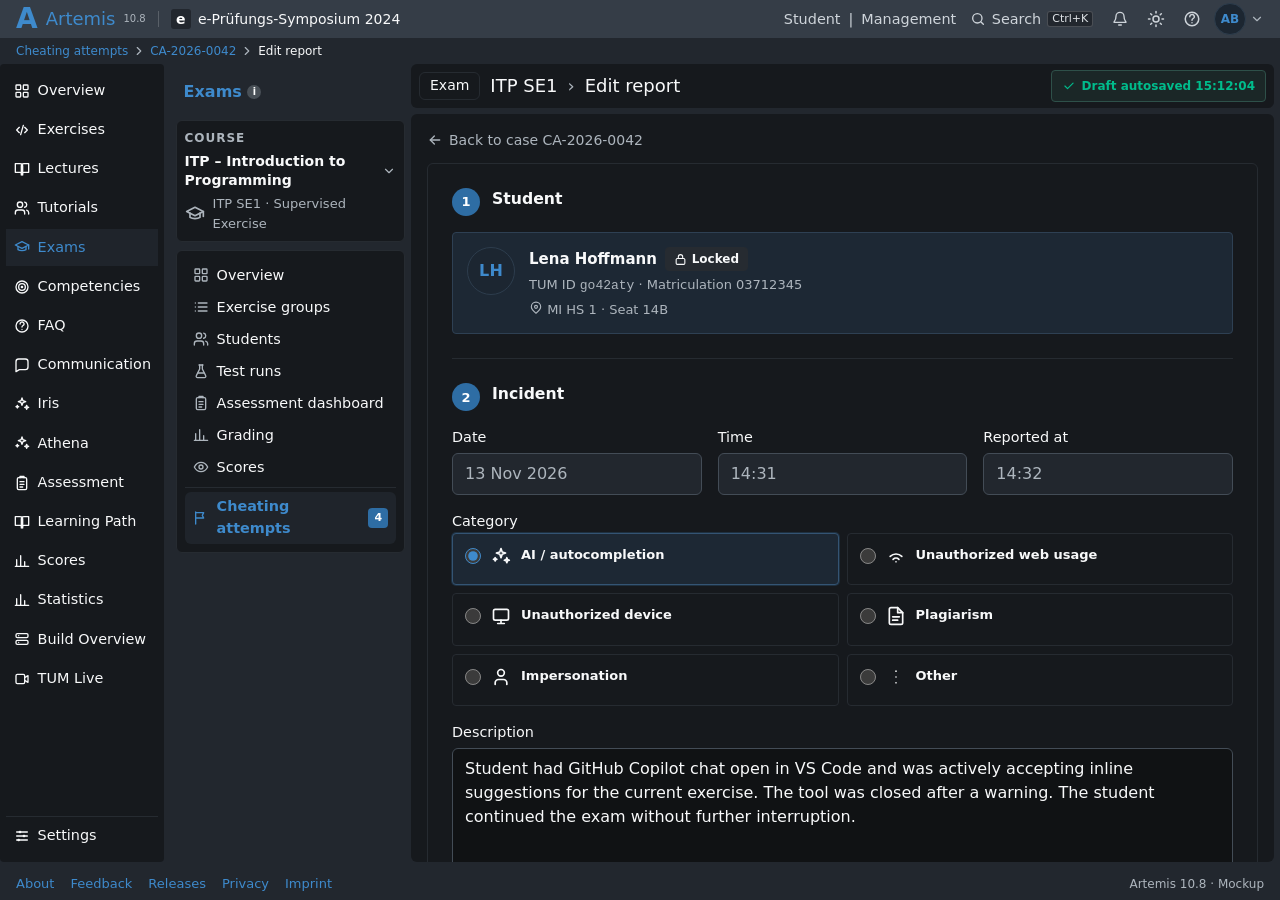
<file: edit-report.html>
<!doctype html>
<html lang="en-GB" data-theme="dark">
<head>
    <meta charset="utf-8">
    <meta name="viewport" content="width=device-width, initial-scale=1">
    <meta name="color-scheme" content="light dark">
    <title>Edit report · Artemis</title>
    <link rel="stylesheet" href="tokens.css">
    <link rel="stylesheet" href="styles.css">
    <script src="app.js" defer></script>
</head>
<body>
<div class="app-shell">
    <header class="global-topbar">
        <a class="global-brand" href="index.html" aria-label="Artemis home">
            <span class="global-brand-mark" aria-hidden="true">A</span>
            <span class="global-brand-name">Artemis</span>
            <span class="global-version">10.8</span>
        </a>
        <span class="global-header-divider" aria-hidden="true"></span>
        <a class="global-course-link" href="#"><span class="global-course-mark">e</span> e-Prüfungs-Symposium 2024</a>
        <div class="global-header-spacer"></div>
        <nav class="global-utilities" aria-label="Global navigation">
            <a href="#">Student</a><span aria-hidden="true">|</span><a href="#">Management</a>
            <button type="button" class="global-utility-button" aria-label="Search"><span data-icon="search"></span><span>Search</span><kbd>Ctrl+K</kbd></button>
            <button type="button" class="global-utility-button" aria-label="Notifications"><span data-icon="bell"></span></button>
            
            <button class="icon-btn" type="button" data-theme-toggle aria-label="Switch to dark mode">
                <span class="theme-icon-light" data-icon="moon"></span>
                <span class="theme-icon-dark" data-icon="sun"></span>
            </button>
            <button class="icon-btn" type="button" aria-label="Help"><span data-icon="help-circle"></span></button>
            <div class="profile-menu-root" data-profile-menu-root></div>
        </nav>
    </header>

    <header class="topbar">
        <div class="topbar-left">
            <button class="icon-btn menu-btn" type="button" data-sidebar-toggle aria-label="Open navigation" aria-expanded="false">
                <span data-icon="menu"></span>
            </button>
            <nav class="breadcrumb" aria-label="Breadcrumb">
                <a href="index.html">Cheating attempts</a>
                <span data-icon="chevron-right"></span>
                <a href="case-detail.html">CA-2026-0042</a>
                <span data-icon="chevron-right"></span>
                <span aria-current="page">Edit report</span>
            </nav>
        </div>
    </header>

    <nav class="global-sidebar" aria-label="Artemis navigation">
        <a class="global-nav-item" href="#"><span data-icon="grid"></span><span>Overview</span></a>
        <a class="global-nav-item" href="#"><span data-icon="code"></span><span>Exercises</span></a>
        <a class="global-nav-item" href="#"><span data-icon="book-open"></span><span>Lectures</span></a>
        <a class="global-nav-item" href="#"><span data-icon="users"></span><span>Tutorials</span></a>
        <a class="global-nav-item active" href="index.html" aria-current="page"><span data-icon="graduation-cap"></span><span>Exams</span></a>
        <a class="global-nav-item" href="#"><span data-icon="target"></span><span>Competencies</span></a>
        <a class="global-nav-item" href="#"><span data-icon="help-circle"></span><span>FAQ</span></a>
        <a class="global-nav-item" href="#"><span data-icon="message"></span><span>Communication</span></a>
        <a class="global-nav-item" href="#"><span data-icon="sparkles"></span><span>Iris</span></a>
        <a class="global-nav-item" href="#"><span data-icon="sparkles"></span><span>Athena</span></a>
        <a class="global-nav-item" href="#"><span data-icon="clipboard"></span><span>Assessment</span></a>
        <a class="global-nav-item" href="#"><span data-icon="book-open"></span><span>Learning Path</span></a>
        <a class="global-nav-item" href="#"><span data-icon="chart"></span><span>Scores</span></a>
        <a class="global-nav-item" href="#"><span data-icon="chart"></span><span>Statistics</span></a>
        <a class="global-nav-item" href="#"><span data-icon="server"></span><span>Build Overview</span></a>
        <a class="global-nav-item" href="#"><span data-icon="video"></span><span>TUM Live</span></a>
        <div class="global-sidebar-spacer"></div>
        <a class="global-nav-item global-settings" href="#"><span data-icon="settings"></span><span>Settings</span></a>
    </nav>
    <aside class="sidebar" id="sidebar" aria-label="Exam management navigation">
        <div class="sidebar-brand contextual-sidebar-heading">
            <span class="contextual-sidebar-title">Exams <span class="info-mark" aria-label="Exam management">i</span></span>
            <button class="icon-btn sidebar-close" type="button" data-sidebar-toggle aria-label="Close exam navigation" aria-expanded="false">
                <span data-icon="x"></span>
            </button>
        </div>

        <div class="context-card">
            <span class="context-label">Course</span>
            <button class="context-select" type="button">
                ITP – Introduction to Programming
                <span data-icon="chevron-down"></span>
            </button>
            <span class="context-exam"><span data-icon="graduation-cap"></span> ITP SE1 · Supervised Exercise</span>
        </div>

        <nav class="sidebar-nav" aria-label="Exam sections">
            <a class="nav-item" href="#"><span data-icon="grid"></span> Overview</a>
            <a class="nav-item" href="#" data-staff-only><span data-icon="list"></span> Exercise groups</a>
            <a class="nav-item" href="#"><span data-icon="users"></span> Students</a>
            <a class="nav-item" href="#" data-staff-only><span data-icon="flask"></span> Test runs</a>
            <a class="nav-item" href="#"><span data-icon="clipboard"></span> Assessment dashboard</a>
            <a class="nav-item" href="#" data-staff-only><span data-icon="chart"></span> Grading</a>
            <a class="nav-item" href="#" data-staff-only><span data-icon="eye"></span> Scores</a>
            <div class="sidebar-divider" role="separator"></div>
            <a class="nav-item active" href="index.html" aria-current="page"><span data-icon="flag"></span> Cheating attempts <span class="nav-badge" data-nav-badge>4</span></a>
        </nav>

    </aside>

    <div class="sidebar-overlay" data-sidebar-toggle aria-hidden="true"></div>

    <div class="app-main">
        <div class="page-header">
            <div class="page-heading">
                <div class="title-line">
                    <span class="tag tag-neutral exam-badge">Exam</span>
                    <span class="page-context">ITP SE1</span>
                    <span class="page-context-sep" aria-hidden="true">›</span>
                    <h1>Edit report</h1>
                </div>
            </div>
            <div class="draft-state"><span data-icon="check"></span> Draft autosaved 15:12:04</div>
        </div>

        <main class="page">
            <a class="back-link" href="case-detail.html"><span data-icon="arrow-left"></span> Back to case CA-2026-0042</a>

            <div class="capture-grid">
                <form class="card capture-card" id="edit-report-form" novalidate>
                    <div class="card-body">
                        <section class="form-section" aria-labelledby="student-section-title">
                            <div class="section-heading">
                                <span class="step-badge">1</span>
                                <div>
                                    <h2 id="student-section-title">Student</h2>
                                </div>
                            </div>

                            <div class="selected-person">
                                <span class="avatar avatar-lg">LH</span>
                                <div class="selected-person-body">
                                    <div class="selected-person-name">
                                        Lena Hoffmann
                                        <span class="tag tag-neutral"><span data-icon="lock"></span> Locked</span>
                                    </div>
                                    <div class="selected-person-meta">TUM ID <span class="mono">go42aty</span> · Matriculation 03712345</div>
                                    <div class="selected-person-meta"><span data-icon="map-pin"></span> MI HS 1 · Seat 14B</div>
                                </div>
                            </div>
                        </section>

                        <hr class="divider">

                        <section class="form-section" aria-labelledby="incident-section-title">
                            <div class="section-heading">
                                <span class="step-badge">2</span>
                                <div>
                                    <h2 id="incident-section-title">Incident</h2>
                                </div>
                            </div>

                            <div class="field-row">
                                <div class="field">
                                    <label for="incident-date">Date</label>
                                    <input id="incident-date" type="text" value="13 Nov 2026" readonly>
                                </div>
                                <div class="field">
                                    <label for="incident-time">Time</label>
                                    <input id="incident-time" name="incident-time" type="text" value="14:31" readonly>
                                </div>
                                <div class="field">
                                    <label for="reported-time">Reported at</label>
                                    <input id="reported-time" type="text" value="14:32" readonly>
                                </div>
                            </div>

                            <fieldset class="field">
                                <legend>Category</legend>
                                <div class="category-grid">
                                    <label class="category-option">
                                        <input type="radio" name="category" value="ai" checked required>
                                        <span class="category-icon"><span data-icon="sparkles"></span></span>
                                        <span class="category-copy"><strong>AI / autocompletion</strong></span>
                                    </label>
                                    <label class="category-option">
                                        <input type="radio" name="category" value="web" required>
                                        <span class="category-icon"><span data-icon="wifi"></span></span>
                                        <span class="category-copy"><strong>Unauthorized web usage</strong></span>
                                    </label>
                                    <label class="category-option">
                                        <input type="radio" name="category" value="device" required>
                                        <span class="category-icon"><span data-icon="monitor"></span></span>
                                        <span class="category-copy"><strong>Unauthorized device</strong></span>
                                    </label>
                                    <label class="category-option">
                                        <input type="radio" name="category" value="plagiarism" required>
                                        <span class="category-icon"><span data-icon="file-text"></span></span>
                                        <span class="category-copy"><strong>Plagiarism</strong></span>
                                    </label>
                                    <label class="category-option">
                                        <input type="radio" name="category" value="impersonation" required>
                                        <span class="category-icon"><span data-icon="user"></span></span>
                                        <span class="category-copy"><strong>Impersonation</strong></span>
                                    </label>
                                    <label class="category-option">
                                        <input type="radio" name="category" value="other" required>
                                        <span class="category-icon"><span data-icon="more-vertical"></span></span>
                                        <span class="category-copy"><strong>Other</strong></span>
                                    </label>
                                </div>
                            </fieldset>

                            <div class="field">
                                <label for="description">Description</label>
                                <textarea id="description" name="description" rows="5" required>Student had GitHub Copilot chat open in VS Code and was actively accepting inline suggestions for the current exercise. The tool was closed after a warning. The student continued the exam without further interruption.</textarea>
                            </div>

                            <fieldset class="field">
                                <legend>Immediate action</legend>
                                <div class="checkbox-row">
                                    <label class="checkbox"><input type="checkbox" checked> Warning given</label>
                                    <label class="checkbox"><input type="checkbox" checked> Tool closed</label>
                                    <label class="checkbox"><input type="checkbox"> Technical check performed</label>
                                </div>
                            </fieldset>

                            <div class="field">
                                <label for="witness">Witness (optional)</label>
                                <input id="witness" name="witness" type="text" placeholder="Search exam staff by name">
                            </div>
                        </section>

                        <hr class="divider">

                        <section class="form-section" aria-labelledby="evidence-section-title">
                            <div class="section-heading">
                                <span class="step-badge">3</span>
                                <div>
                                    <h2 id="evidence-section-title">Evidence</h2>
                                </div>
                            </div>

                            <div class="upload-zone">
                                <span class="upload-icon"><span data-icon="camera"></span></span>
                                <div class="upload-copy">
                                    <strong>Add evidence</strong>
                                </div>
                                <div class="upload-actions">
                                    <button class="btn btn-secondary" type="button" data-pick-file><span data-icon="camera"></span> Take photo</button>
                                    <button class="btn btn-secondary" type="button" data-pick-file><span data-icon="upload"></span> Upload file</button>
                                </div>
                                <input id="edit-file-input" type="file" accept="image/*,video/*,application/pdf" multiple hidden aria-label="Upload evidence">
                            </div>

                            <div class="evidence-list">
                                <article class="evidence-item">
                                    <div class="evidence-thumb" aria-hidden="true">
                                        <span class="thumb-badge">Photo</span>
                                        <div class="mock-editor">
                                            <div class="mock-editor-bar"><span></span><span></span><span></span><em>Exercise.java</em></div>
                                            <div class="mock-editor-body">
                                                <div class="mock-line"><i></i><b></b></div>
                                                <div class="mock-line"><i class="short"></i><b class="purple"></b><b></b></div>
                                                <div class="mock-line"><i></i><b class="green"></b></div>
                                                <div class="mock-line"><i class="short"></i><b></b><b class="purple"></b></div>
                                                <div class="mock-copilot">
                                                    <span class="mock-copilot-head">GitHub Copilot</span>
                                                    <span class="mock-copilot-line"></span>
                                                    <span class="mock-copilot-line short"></span>
                                                    <span class="mock-copilot-accept">Accept suggestion</span>
                                                </div>
                                            </div>
                                        </div>
                                    </div>
                                    <div class="evidence-item-body">
                                        <strong>IMG_2041.jpg</strong>
                                        <p>Copilot chat open with an accepted inline suggestion</p>
                                        <div class="evidence-item-meta">3.2 MB · SHA-256 verified</div>
                                    </div>
                                    <button class="icon-btn" type="button" aria-label="Remove IMG_2041.jpg" data-remove-evidence>
                                        <span data-icon="x"></span>
                                    </button>
                                </article>

                                <article class="evidence-item">
                                    <div class="evidence-thumb evidence-thumb-video" aria-hidden="true">
                                        <span class="thumb-badge">Video</span>
                                        <div class="mock-editor">
                                            <div class="mock-editor-bar"><span></span><span></span><span></span><em>Screen recording</em></div>
                                            <div class="mock-editor-body">
                                                <div class="mock-line"><i></i><b></b></div>
                                                <div class="mock-line"><i class="short"></i><b class="purple"></b><b></b></div>
                                                <div class="mock-line"><i></i><b class="green"></b></div>
                                                <div class="mock-line"><i class="short"></i><b></b></div>
                                            </div>
                                        </div>
                                        <div class="play-overlay"><span class="play-button"><span data-icon="play"></span></span></div>
                                        <span class="video-duration">00:12</span>
                                    </div>
                                    <div class="evidence-item-body">
                                        <strong>VID_2042.mp4</strong>
                                        <p>Screen recording of the active suggestion being accepted</p>
                                        <div class="evidence-item-meta">12.8 MB · SHA-256 verified</div>
                                    </div>
                                    <button class="icon-btn" type="button" aria-label="Remove VID_2042.mp4" data-remove-evidence>
                                        <span data-icon="x"></span>
                                    </button>
                                </article>
                            </div>

                        </section>
                    </div>

                    <div class="capture-footer">
                        <div class="capture-footer-actions">
                            <a class="btn btn-secondary" href="case-detail.html">Cancel</a>
                            <button class="btn btn-primary" type="submit"><span data-icon="save"></span> Save changes</button>
                        </div>
                    </div>
                </form>

            </div>
        </main>
    </div>
    <footer class="app-footer">
        <nav class="app-footer-links" aria-label="Footer">
            <a href="#">About</a>
            <a href="#">Feedback</a>
            <a href="#">Releases</a>
            <a href="#">Privacy</a>
            <a href="#">Imprint</a>
        </nav>
        <span class="app-footer-meta">Artemis 10.8 · Mockup</span>
    </footer>
</div>

<dialog id="edit-saved-dialog" aria-labelledby="edit-saved-title">
    <div class="dialog-card">
        <div class="dialog-header">
            <h2 id="edit-saved-title">Report updated</h2>
            <button class="icon-btn" type="button" data-close-dialog aria-label="Close dialog"><span data-icon="x"></span></button>
        </div>
        <div class="dialog-body">
            <div class="dialog-icon"><span data-icon="check-circle" class="icon-lg"></span></div>
            <h2>Changes saved</h2>
            <p>The report for <strong>CA-2026-0042</strong> was updated. The change is recorded in the audit log.</p>
        </div>
        <div class="dialog-footer">
            <a class="btn btn-secondary" href="index.html">Back to overview</a>
            <a class="btn btn-primary" href="case-detail.html">Back to case <span data-icon="arrow-right"></span></a>
        </div>
    </div>
</dialog>
</body>
</html>
</file>
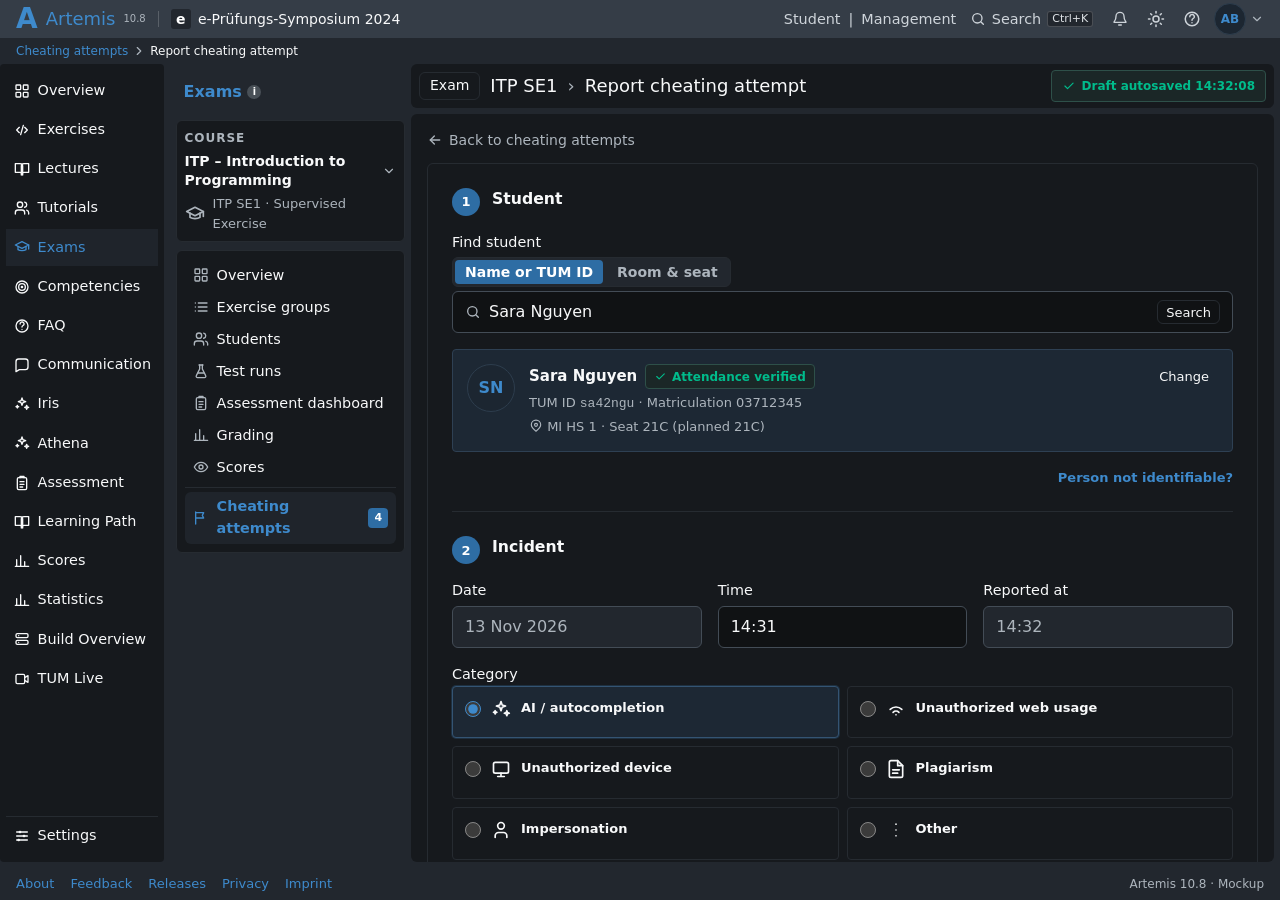
<file: quick-capture.html>
<!doctype html>
<html lang="en-GB" data-theme="dark">
<head>
    <meta charset="utf-8">
    <meta name="viewport" content="width=device-width, initial-scale=1">
    <meta name="color-scheme" content="light dark">
    <title>Report cheating attempt · Artemis</title>
    <link rel="stylesheet" href="tokens.css">
    <link rel="stylesheet" href="styles.css">
    <script src="app.js" defer></script>
</head>
<body>
<div class="app-shell">
    <header class="global-topbar">
        <a class="global-brand" href="index.html" aria-label="Artemis home">
            <span class="global-brand-mark" aria-hidden="true">A</span>
            <span class="global-brand-name">Artemis</span>
            <span class="global-version">10.8</span>
        </a>
        <span class="global-header-divider" aria-hidden="true"></span>
        <a class="global-course-link" href="#"><span class="global-course-mark">e</span> e-Prüfungs-Symposium 2024</a>
        <div class="global-header-spacer"></div>
        <nav class="global-utilities" aria-label="Global navigation">
            <a href="#">Student</a><span aria-hidden="true">|</span><a href="#">Management</a>
            <button type="button" class="global-utility-button" aria-label="Search"><span data-icon="search"></span><span>Search</span><kbd>Ctrl+K</kbd></button>
            <button type="button" class="global-utility-button" aria-label="Notifications"><span data-icon="bell"></span></button>
            
            <button class="icon-btn" type="button" data-theme-toggle aria-label="Switch to dark mode">
                <span class="theme-icon-light" data-icon="moon"></span>
                <span class="theme-icon-dark" data-icon="sun"></span>
            </button>
            <button class="icon-btn" type="button" aria-label="Help"><span data-icon="help-circle"></span></button>
            <div class="profile-menu-root" data-profile-menu-root></div>
        </nav>
    </header>

    <header class="topbar">
        <div class="topbar-left">
            <button class="icon-btn menu-btn" type="button" data-sidebar-toggle aria-label="Open navigation" aria-expanded="false">
                <span data-icon="menu"></span>
            </button>
            <nav class="breadcrumb" aria-label="Breadcrumb">
                <a href="index.html">Cheating attempts</a>
                <span data-icon="chevron-right"></span>
                <span aria-current="page">Report cheating attempt</span>
            </nav>
        </div>
    </header>

    <nav class="global-sidebar" aria-label="Artemis navigation">
        <a class="global-nav-item" href="#"><span data-icon="grid"></span><span>Overview</span></a>
        <a class="global-nav-item" href="#"><span data-icon="code"></span><span>Exercises</span></a>
        <a class="global-nav-item" href="#"><span data-icon="book-open"></span><span>Lectures</span></a>
        <a class="global-nav-item" href="#"><span data-icon="users"></span><span>Tutorials</span></a>
        <a class="global-nav-item active" href="index.html" aria-current="page"><span data-icon="graduation-cap"></span><span>Exams</span></a>
        <a class="global-nav-item" href="#"><span data-icon="target"></span><span>Competencies</span></a>
        <a class="global-nav-item" href="#"><span data-icon="help-circle"></span><span>FAQ</span></a>
        <a class="global-nav-item" href="#"><span data-icon="message"></span><span>Communication</span></a>
        <a class="global-nav-item" href="#"><span data-icon="sparkles"></span><span>Iris</span></a>
        <a class="global-nav-item" href="#"><span data-icon="sparkles"></span><span>Athena</span></a>
        <a class="global-nav-item" href="#"><span data-icon="clipboard"></span><span>Assessment</span></a>
        <a class="global-nav-item" href="#"><span data-icon="book-open"></span><span>Learning Path</span></a>
        <a class="global-nav-item" href="#"><span data-icon="chart"></span><span>Scores</span></a>
        <a class="global-nav-item" href="#"><span data-icon="chart"></span><span>Statistics</span></a>
        <a class="global-nav-item" href="#"><span data-icon="server"></span><span>Build Overview</span></a>
        <a class="global-nav-item" href="#"><span data-icon="video"></span><span>TUM Live</span></a>
        <div class="global-sidebar-spacer"></div>
        <a class="global-nav-item global-settings" href="#"><span data-icon="settings"></span><span>Settings</span></a>
    </nav>
    <aside class="sidebar" id="sidebar" aria-label="Exam management navigation">
        <div class="sidebar-brand contextual-sidebar-heading">
            <span class="contextual-sidebar-title">Exams <span class="info-mark" aria-label="Exam management">i</span></span>
            <button class="icon-btn sidebar-close" type="button" data-sidebar-toggle aria-label="Close exam navigation" aria-expanded="false">
                <span data-icon="x"></span>
            </button>
        </div>

        <div class="context-card">
            <span class="context-label">Course</span>
            <button class="context-select" type="button">
                ITP – Introduction to Programming
                <span data-icon="chevron-down"></span>
            </button>
            <span class="context-exam"><span data-icon="graduation-cap"></span> ITP SE1 · Supervised Exercise</span>
        </div>

        <nav class="sidebar-nav" aria-label="Exam sections">
            <a class="nav-item" href="#"><span data-icon="grid"></span> Overview</a>
            <a class="nav-item" href="#" data-staff-only><span data-icon="list"></span> Exercise groups</a>
            <a class="nav-item" href="#"><span data-icon="users"></span> Students</a>
            <a class="nav-item" href="#" data-staff-only><span data-icon="flask"></span> Test runs</a>
            <a class="nav-item" href="#"><span data-icon="clipboard"></span> Assessment dashboard</a>
            <a class="nav-item" href="#" data-staff-only><span data-icon="chart"></span> Grading</a>
            <a class="nav-item" href="#" data-staff-only><span data-icon="eye"></span> Scores</a>
            <div class="sidebar-divider" role="separator"></div>
            <a class="nav-item active" href="index.html" aria-current="page"><span data-icon="flag"></span> Cheating attempts <span class="nav-badge" data-nav-badge>4</span></a>
        </nav>

    </aside>

    <div class="sidebar-overlay" data-sidebar-toggle aria-hidden="true"></div>

    <div class="app-main">
        <div class="page-header">
            <div class="page-heading">
                <div class="title-line">
                    <span class="tag tag-neutral exam-badge">Exam</span>
                    <span class="page-context">ITP SE1</span>
                    <span class="page-context-sep" aria-hidden="true">›</span>
                    <h1>Report cheating attempt</h1>
                </div>
            </div>
            <div class="draft-state"><span data-icon="check"></span> Draft autosaved 14:32:08</div>
        </div>

        <main class="page">
            <a class="back-link" href="index.html"><span data-icon="arrow-left"></span> Back to cheating attempts</a>

            <div class="capture-grid">
                <form class="card capture-card" id="capture-form" novalidate>
                    <div class="card-body">
                        <section class="form-section" aria-labelledby="student-section-title">
                            <div class="section-heading">
                                <span class="step-badge">1</span>
                                <div>
                                    <h2 id="student-section-title">Student</h2>
                                </div>
                            </div>

                            <div class="field">
                                <span class="field-label">Find student</span>
                                <div class="segmented-control" role="group" aria-label="Find student by">
                                    <button class="segment active" type="button" data-student-mode="person" aria-pressed="true">Name or TUM ID</button>
                                    <button class="segment" type="button" data-student-mode="seat" aria-pressed="false">Room &amp; seat</button>
                                </div>
                                <div data-student-search-person>
                                    <div class="search-field search-field-lg">
                                        <span data-icon="search"></span>
                                        <input id="student-search" type="search" value="Sara Nguyen" placeholder="Name, TUM ID, or matriculation number" autocomplete="off">
                                        <button class="btn btn-secondary btn-sm" type="button" data-demo-action="Student search is simulated in this mockup.">Search</button>
                                    </div>
                                </div>
                                <div data-student-search-seat hidden>
                                    <div class="seat-search-row">
                                        <div class="field">
                                            <label for="room-select">Room</label>
                                            <select id="room-select">
                                                <option>MI HS 1</option>
                                                <option>MI HS 2</option>
                                            </select>
                                        </div>
                                        <div class="field">
                                            <label for="seat-input">Seat</label>
                                            <input id="seat-input" type="text" value="21C" placeholder="e.g. 14B">
                                        </div>
                                        <button class="btn btn-secondary" type="button" data-demo-action="Seat lookup is simulated in this mockup.">Find student</button>
                                    </div>
                                </div>
                            </div>

                            <div class="selected-person">
                                <span class="avatar avatar-lg">SN</span>
                                <div class="selected-person-body">
                                    <div class="selected-person-name">
                                        Sara Nguyen
                                        <span class="tag tag-success"><span data-icon="check"></span> Attendance verified</span>
                                    </div>
                                    <div class="selected-person-meta">TUM ID <span class="mono">sa42ngu</span> · Matriculation 03712345</div>
                                    <div class="selected-person-meta"><span data-icon="map-pin"></span> MI HS 1 · Seat 21C <span class="muted">(planned 21C)</span></div>
                                </div>
                                <button class="btn btn-ghost btn-sm" type="button" data-demo-action="Changing the student is simulated in this mockup.">Change</button>
                            </div>

                            <div class="helper-row" style="justify-content: flex-end;">
                                <button class="link link-button" type="button" data-demo-action="Unidentified-person flow is simulated in this mockup.">Person not identifiable?</button>
                            </div>
                        </section>

                        <hr class="divider">

                        <section class="form-section" aria-labelledby="incident-section-title">
                            <div class="section-heading">
                                <span class="step-badge">2</span>
                                <div>
                                    <h2 id="incident-section-title">Incident</h2>
                                </div>
                            </div>

                            <div class="field-row">
                                <div class="field">
                                    <label for="incident-date">Date</label>
                                    <input id="incident-date" type="text" value="13 Nov 2026" readonly>
                                </div>
                                <div class="field">
                                    <label for="incident-time">Time</label>
                                    <input id="incident-time" name="incident-time" type="text" inputmode="numeric" pattern="[0-2][0-9]:[0-5][0-9]" value="14:31" required>
                                </div>
                                <div class="field">
                                    <label for="reported-time">Reported at</label>
                                    <input id="reported-time" type="text" value="14:32" readonly>
                                </div>
                            </div>

                            <fieldset class="field">
                                <legend>Category</legend>
                                <div class="category-grid">
                                    <label class="category-option">
                                        <input type="radio" name="category" value="ai" checked required>
                                        <span class="category-icon"><span data-icon="sparkles"></span></span>
                                        <span class="category-copy"><strong>AI / autocompletion</strong></span>
                                    </label>
                                    <label class="category-option">
                                        <input type="radio" name="category" value="web" required>
                                        <span class="category-icon"><span data-icon="wifi"></span></span>
                                        <span class="category-copy"><strong>Unauthorized web usage</strong></span>
                                    </label>
                                    <label class="category-option">
                                        <input type="radio" name="category" value="device" required>
                                        <span class="category-icon"><span data-icon="monitor"></span></span>
                                        <span class="category-copy"><strong>Unauthorized device</strong></span>
                                    </label>
                                    <label class="category-option">
                                        <input type="radio" name="category" value="plagiarism" required>
                                        <span class="category-icon"><span data-icon="file-text"></span></span>
                                        <span class="category-copy"><strong>Plagiarism</strong></span>
                                    </label>
                                    <label class="category-option">
                                        <input type="radio" name="category" value="impersonation" required>
                                        <span class="category-icon"><span data-icon="user"></span></span>
                                        <span class="category-copy"><strong>Impersonation</strong></span>
                                    </label>
                                    <label class="category-option">
                                        <input type="radio" name="category" value="other" required>
                                        <span class="category-icon"><span data-icon="more-vertical"></span></span>
                                        <span class="category-copy"><strong>Other</strong></span>
                                    </label>
                                </div>
                            </fieldset>

                            <div class="field">
                                <label for="description">Description</label>
                                <textarea id="description" name="description" rows="5" required>Student had GitHub Copilot chat open in VS Code and was actively accepting inline suggestions for the current exercise. The tool was closed after a warning. The student continued the exam without further interruption.</textarea>
                            </div>

                            <fieldset class="field">
                                <legend>Immediate action</legend>
                                <div class="checkbox-row">
                                    <label class="checkbox"><input type="checkbox" checked> Warning given</label>
                                    <label class="checkbox"><input type="checkbox" checked> Tool closed</label>
                                    <label class="checkbox"><input type="checkbox"> Technical check performed</label>
                                </div>
                            </fieldset>

                            <div class="field">
                                <label for="witness">Witness (optional)</label>
                                <input id="witness" name="witness" type="text" placeholder="Search exam staff by name">
                            </div>
                        </section>

                        <hr class="divider">

                        <section class="form-section" aria-labelledby="evidence-section-title">
                            <div class="section-heading">
                                <span class="step-badge">3</span>
                                <div>
                                    <h2 id="evidence-section-title">Evidence</h2>
                                </div>
                            </div>

                            <div class="upload-zone">
                                <span class="upload-icon"><span data-icon="camera"></span></span>
                                <div class="upload-copy">
                                    <strong>Add evidence</strong>
                                </div>
                                <div class="upload-actions">
                                    <button class="btn btn-secondary" type="button" data-pick-file><span data-icon="camera"></span> Take photo</button>
                                    <button class="btn btn-secondary" type="button" data-pick-file><span data-icon="upload"></span> Upload file</button>
                                </div>
                                <input id="file-input" type="file" accept="image/*,video/*,application/pdf" multiple hidden aria-label="Upload evidence">
                            </div>

                            <div class="evidence-list">
                                <article class="evidence-item">
                                    <div class="evidence-thumb" aria-hidden="true">
                                        <span class="thumb-badge">Photo</span>
                                        <div class="mock-editor">
                                            <div class="mock-editor-bar"><span></span><span></span><span></span><em>Exercise.java</em></div>
                                            <div class="mock-editor-body">
                                                <div class="mock-line"><i></i><b></b></div>
                                                <div class="mock-line"><i class="short"></i><b class="purple"></b><b></b></div>
                                                <div class="mock-line"><i></i><b class="green"></b></div>
                                                <div class="mock-line"><i class="short"></i><b></b><b class="purple"></b></div>
                                                <div class="mock-copilot">
                                                    <span class="mock-copilot-head">GitHub Copilot</span>
                                                    <span class="mock-copilot-line"></span>
                                                    <span class="mock-copilot-line short"></span>
                                                    <span class="mock-copilot-accept">Accept suggestion</span>
                                                </div>
                                            </div>
                                        </div>
                                    </div>
                                    <div class="evidence-item-body">
                                        <strong>IMG_2041.jpg</strong>
                                        <p>Copilot chat open with an accepted inline suggestion</p>
                                        <div class="evidence-item-meta">3.2 MB · SHA-256 verified</div>
                                    </div>
                                    <button class="icon-btn" type="button" aria-label="Remove IMG_2041.jpg" data-demo-action="Removing evidence is simulated in this mockup.">
                                        <span data-icon="x"></span>
                                    </button>
                                </article>

                                <article class="evidence-item">
                                    <div class="evidence-thumb evidence-thumb-video" aria-hidden="true">
                                        <span class="thumb-badge">Video</span>
                                        <div class="mock-editor">
                                            <div class="mock-editor-bar"><span></span><span></span><span></span><em>Screen recording</em></div>
                                            <div class="mock-editor-body">
                                                <div class="mock-line"><i></i><b></b></div>
                                                <div class="mock-line"><i class="short"></i><b class="purple"></b><b></b></div>
                                                <div class="mock-line"><i></i><b class="green"></b></div>
                                                <div class="mock-line"><i class="short"></i><b></b></div>
                                            </div>
                                        </div>
                                        <div class="play-overlay"><span class="play-button"><span data-icon="play"></span></span></div>
                                        <span class="video-duration">00:12</span>
                                    </div>
                                    <div class="evidence-item-body">
                                        <strong>VID_2042.mp4</strong>
                                        <p>Screen recording of the active suggestion being accepted</p>
                                        <div class="evidence-item-meta">12.8 MB · SHA-256 verified</div>
                                    </div>
                                    <button class="icon-btn" type="button" aria-label="Remove VID_2042.mp4" data-demo-action="Removing evidence is simulated in this mockup.">
                                        <span data-icon="x"></span>
                                    </button>
                                </article>
                            </div>

                        </section>
                    </div>

                    <div class="capture-footer">
                        <div class="capture-footer-actions">
                            <button class="btn btn-secondary" type="button" id="save-draft"><span data-icon="save"></span> Save draft</button>
                            <button class="btn btn-primary" type="submit"><span data-icon="send"></span> Submit report</button>
                        </div>
                    </div>
                </form>

            </div>
        </main>
    </div>
    <footer class="app-footer">
        <nav class="app-footer-links" aria-label="Footer">
            <a href="#">About</a>
            <a href="#">Feedback</a>
            <a href="#">Releases</a>
            <a href="#">Privacy</a>
            <a href="#">Imprint</a>
        </nav>
        <span class="app-footer-meta">Artemis 10.8 · Mockup</span>
    </footer>
</div>

<dialog id="submit-dialog" aria-labelledby="submit-dialog-title">
    <div class="dialog-card">
        <div class="dialog-header">
            <h2 id="submit-dialog-title">Report submitted</h2>
            <button class="icon-btn" type="button" data-close-dialog aria-label="Close dialog"><span data-icon="x"></span></button>
        </div>
        <div class="dialog-body">
            <div class="dialog-icon"><span data-icon="check-circle" class="icon-lg"></span></div>
            <h2>Case CA-2026-0043 created</h2>
            <p>The case is now <strong>Submitted</strong>. Dr. Anna Bauer was notified in the web client.</p>
            <div class="dialog-summary">
                <div><span>Student</span><strong>Sara Nguyen · sa42ngu</strong></div>
                <div><span>Room / seat</span><strong>MI HS 1 · 21C</strong></div>
                <div><span>Category</span><strong>AI / autocompletion</strong></div>
                <div><span>Evidence</span><strong>2 files · integrity verified</strong></div>
            </div>
        </div>
        <div class="dialog-footer">
            <a class="btn btn-secondary" href="index.html">Back to overview</a>
            <a class="btn btn-primary" href="case-detail.html">Open case <span data-icon="arrow-right"></span></a>
        </div>
    </div>
</dialog>
</body>
</html>
</file>
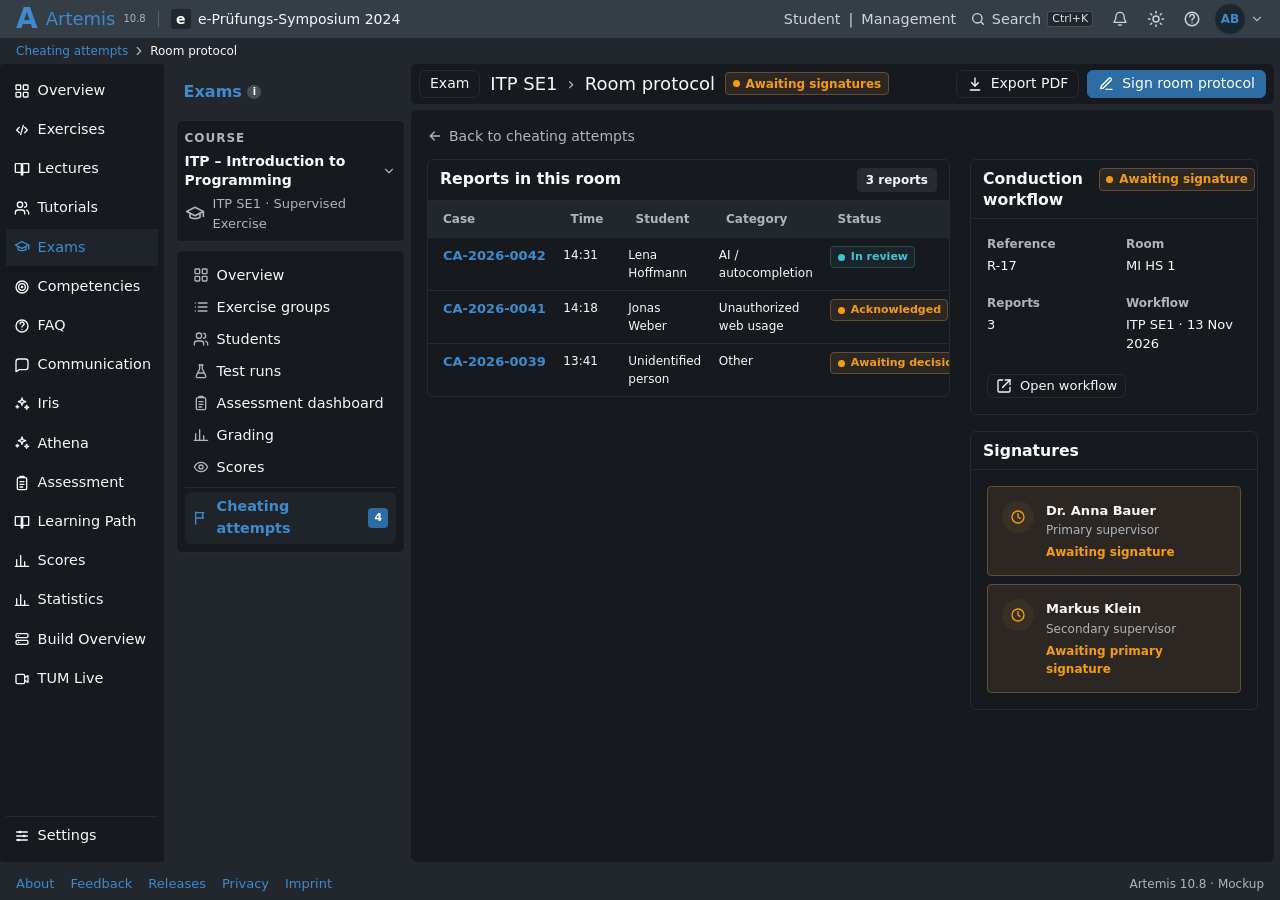
<file: room-protocol.html>
<!doctype html>
<html lang="en-GB" data-theme="dark">
<head>
    <meta charset="utf-8">
    <meta name="viewport" content="width=device-width, initial-scale=1">
    <meta name="color-scheme" content="light dark">
    <title>Room protocol · Artemis</title>
    <link rel="stylesheet" href="tokens.css">
    <link rel="stylesheet" href="styles.css">
    <script src="app.js" defer></script>
</head>
<body data-requires-staff="true">
<div class="app-shell">
    <header class="global-topbar">
        <a class="global-brand" href="index.html" aria-label="Artemis home">
            <span class="global-brand-mark" aria-hidden="true">A</span>
            <span class="global-brand-name">Artemis</span>
            <span class="global-version">10.8</span>
        </a>
        <span class="global-header-divider" aria-hidden="true"></span>
        <a class="global-course-link" href="#"><span class="global-course-mark">e</span> e-Prüfungs-Symposium 2024</a>
        <div class="global-header-spacer"></div>
        <nav class="global-utilities" aria-label="Global navigation">
            <a href="#">Student</a><span aria-hidden="true">|</span><a href="#">Management</a>
            <button type="button" class="global-utility-button" aria-label="Search"><span data-icon="search"></span><span>Search</span><kbd>Ctrl+K</kbd></button>
            <button type="button" class="global-utility-button" aria-label="Notifications"><span data-icon="bell"></span></button>
            
            <button class="icon-btn" type="button" data-theme-toggle aria-label="Switch to dark mode">
                <span class="theme-icon-light" data-icon="moon"></span>
                <span class="theme-icon-dark" data-icon="sun"></span>
            </button>
            <button class="icon-btn" type="button" aria-label="Help"><span data-icon="help-circle"></span></button>
            <div class="profile-menu-root" data-profile-menu-root></div>
        </nav>
    </header>

    <header class="topbar">
        <div class="topbar-left">
            <button class="icon-btn menu-btn" type="button" data-sidebar-toggle aria-label="Open navigation" aria-expanded="false">
                <span data-icon="menu"></span>
            </button>
            <nav class="breadcrumb" aria-label="Breadcrumb">
                <a href="index.html">Cheating attempts</a>
                <span data-icon="chevron-right"></span>
                <span aria-current="page">Room protocol</span>
            </nav>
        </div>
    </header>

    <nav class="global-sidebar" aria-label="Artemis navigation">
        <a class="global-nav-item" href="#"><span data-icon="grid"></span><span>Overview</span></a>
        <a class="global-nav-item" href="#"><span data-icon="code"></span><span>Exercises</span></a>
        <a class="global-nav-item" href="#"><span data-icon="book-open"></span><span>Lectures</span></a>
        <a class="global-nav-item" href="#"><span data-icon="users"></span><span>Tutorials</span></a>
        <a class="global-nav-item active" href="index.html" aria-current="page"><span data-icon="graduation-cap"></span><span>Exams</span></a>
        <a class="global-nav-item" href="#"><span data-icon="target"></span><span>Competencies</span></a>
        <a class="global-nav-item" href="#"><span data-icon="help-circle"></span><span>FAQ</span></a>
        <a class="global-nav-item" href="#"><span data-icon="message"></span><span>Communication</span></a>
        <a class="global-nav-item" href="#"><span data-icon="sparkles"></span><span>Iris</span></a>
        <a class="global-nav-item" href="#"><span data-icon="sparkles"></span><span>Athena</span></a>
        <a class="global-nav-item" href="#"><span data-icon="clipboard"></span><span>Assessment</span></a>
        <a class="global-nav-item" href="#"><span data-icon="book-open"></span><span>Learning Path</span></a>
        <a class="global-nav-item" href="#"><span data-icon="chart"></span><span>Scores</span></a>
        <a class="global-nav-item" href="#"><span data-icon="chart"></span><span>Statistics</span></a>
        <a class="global-nav-item" href="#"><span data-icon="server"></span><span>Build Overview</span></a>
        <a class="global-nav-item" href="#"><span data-icon="video"></span><span>TUM Live</span></a>
        <div class="global-sidebar-spacer"></div>
        <a class="global-nav-item global-settings" href="#"><span data-icon="settings"></span><span>Settings</span></a>
    </nav>
    <aside class="sidebar" id="sidebar" aria-label="Exam management navigation">
        <div class="sidebar-brand contextual-sidebar-heading">
            <span class="contextual-sidebar-title">Exams <span class="info-mark" aria-label="Exam management">i</span></span>
            <button class="icon-btn sidebar-close" type="button" data-sidebar-toggle aria-label="Close exam navigation" aria-expanded="false">
                <span data-icon="x"></span>
            </button>
        </div>

        <div class="context-card">
            <span class="context-label">Course</span>
            <button class="context-select" type="button">
                ITP – Introduction to Programming
                <span data-icon="chevron-down"></span>
            </button>
            <span class="context-exam"><span data-icon="graduation-cap"></span> ITP SE1 · Supervised Exercise</span>
        </div>

        <nav class="sidebar-nav" aria-label="Exam sections">
            <a class="nav-item" href="#"><span data-icon="grid"></span> Overview</a>
            <a class="nav-item" href="#" data-staff-only><span data-icon="list"></span> Exercise groups</a>
            <a class="nav-item" href="#"><span data-icon="users"></span> Students</a>
            <a class="nav-item" href="#" data-staff-only><span data-icon="flask"></span> Test runs</a>
            <a class="nav-item" href="#"><span data-icon="clipboard"></span> Assessment dashboard</a>
            <a class="nav-item" href="#" data-staff-only><span data-icon="chart"></span> Grading</a>
            <a class="nav-item" href="#" data-staff-only><span data-icon="eye"></span> Scores</a>
            <div class="sidebar-divider" role="separator"></div>
            <a class="nav-item active" href="index.html" aria-current="page"><span data-icon="flag"></span> Cheating attempts <span class="nav-badge" data-nav-badge>4</span></a>
        </nav>

    </aside>

    <div class="sidebar-overlay" data-sidebar-toggle aria-hidden="true"></div>

    <div class="app-main">
        <div class="page-header">
            <div class="page-heading">
                <div class="title-line">
                    <span class="tag tag-neutral exam-badge">Exam</span>
                    <span class="page-context">ITP SE1</span>
                    <span class="page-context-sep" aria-hidden="true">›</span>
                    <h1>Room protocol</h1>
                    <span class="status status-warning" data-room-protocol-status><span class="status-dot"></span> Awaiting signatures</span>
                </div>
            </div>
            <div class="page-actions">
                <button class="btn btn-secondary" type="button" data-demo-action="The room protocol PDF export is simulated in this mockup.">
                    <span data-icon="download"></span> Export PDF
                </button>
                <button class="btn btn-primary" type="button" data-open-room-sign>
                    <span data-icon="pen"></span> Sign room protocol
                </button>
            </div>
        </div>

        <main class="page">
            <a class="back-link" href="index.html"><span data-icon="arrow-left"></span> Back to cheating attempts</a>

            <div class="detail-grid">
                <div class="detail-main">
                    <section class="card" aria-labelledby="room-reports-title">
                        <div class="card-header">
                            <h2 id="room-reports-title">Reports in this room</h2>
                            <span class="tag tag-neutral">3 reports</span>
                        </div>
                        <div class="table-wrap">
                            <table class="data-table protocol-table">
                                <thead>
                                    <tr>
                                        <th scope="col">Case</th>
                                        <th scope="col">Time</th>
                                        <th scope="col">Student</th>
                                        <th scope="col">Category</th>
                                        <th scope="col">Status</th>
                                        <th scope="col">Evidence</th>
                                    </tr>
                                </thead>
                                <tbody>
                                    <tr>
                                        <td><a class="case-link" href="case-detail.html">CA-2026-0042</a></td>
                                        <td>14:31</td>
                                        <td>Lena Hoffmann</td>
                                        <td>AI / autocompletion</td>
                                        <td><span class="status status-info"><span class="status-dot"></span> In review</span></td>
                                        <td><span class="evidence-count"><span data-icon="paperclip"></span> 2</span></td>
                                    </tr>
                                    <tr>
                                        <td><a class="case-link" href="case-detail.html">CA-2026-0041</a></td>
                                        <td>14:18</td>
                                        <td>Jonas Weber</td>
                                        <td>Unauthorized web usage</td>
                                        <td><span class="status status-warning"><span class="status-dot"></span> Acknowledged</span></td>
                                        <td><span class="evidence-count"><span data-icon="paperclip"></span> 1</span></td>
                                    </tr>
                                    <tr>
                                        <td><a class="case-link" href="case-detail.html">CA-2026-0039</a></td>
                                        <td>13:41</td>
                                        <td>Unidentified person</td>
                                        <td>Other</td>
                                        <td><span class="status status-warning"><span class="status-dot"></span> Awaiting decision</span></td>
                                        <td><span class="evidence-count"><span data-icon="paperclip"></span> 1</span></td>
                                    </tr>
                                </tbody>
                            </table>
                        </div>
                    </section>
                </div>

                <aside class="detail-side" aria-label="Room protocol details">
                    <section class="card" aria-labelledby="workflow-title">
                        <div class="card-header">
                            <h2 id="workflow-title">Conduction workflow</h2>
                            <span class="status status-warning" data-workflow-status><span class="status-dot"></span> Awaiting signature</span>
                        </div>
                        <div class="card-body">
                            <dl class="meta-grid" style="margin-top: 0;">
                                <div><dt>Reference</dt><dd>R-17</dd></div>
                                <div><dt>Room</dt><dd>MI HS 1</dd></div>
                                <div><dt>Reports</dt><dd>3</dd></div>
                                <div><dt>Workflow</dt><dd>ITP SE1 · 13 Nov 2026</dd></div>
                            </dl>
                            <div class="card-actions" style="justify-content: flex-start;">
                                <button class="btn btn-secondary btn-sm" type="button" data-demo-action="Opening the conduction workflow is simulated in this mockup."><span data-icon="external-link"></span> Open workflow</button>
                            </div>
                        </div>
                    </section>

                    <section class="card" aria-labelledby="room-signatures-title">
                        <div class="card-header">
                            <h2 id="room-signatures-title">Signatures</h2>
                        </div>
                        <div class="card-body">
                            <div class="signature-card pending" data-room-primary-signature>
                                <span class="signature-icon" data-room-primary-icon><span data-icon="clock"></span></span>
                                <div class="signature-body">
                                    <strong>Dr. Anna Bauer</strong>
                                    <div class="signature-role">Primary supervisor</div>
                                    <div class="signature-status" data-room-primary-status>Awaiting signature</div>
                                </div>
                            </div>
                            <div class="signature-card pending">
                                <span class="signature-icon"><span data-icon="clock"></span></span>
                                <div class="signature-body">
                                    <strong>Markus Klein</strong>
                                    <div class="signature-role">Secondary supervisor</div>
                                    <div class="signature-status" data-room-secondary-status>Awaiting primary signature</div>
                                </div>
                            </div>
                        </div>
                    </section>
                </aside>
            </div>
        </main>
    </div>
    <footer class="app-footer">
        <nav class="app-footer-links" aria-label="Footer">
            <a href="#">About</a>
            <a href="#">Feedback</a>
            <a href="#">Releases</a>
            <a href="#">Privacy</a>
            <a href="#">Imprint</a>
        </nav>
        <span class="app-footer-meta">Artemis 10.8 · Mockup</span>
    </footer>
</div>

<dialog id="room-sign-dialog" aria-labelledby="room-sign-dialog-title">
    <div class="dialog-card">
        <div class="dialog-header">
            <h2 id="room-sign-dialog-title">Sign room protocol</h2>
            <button class="icon-btn" type="button" data-close-dialog aria-label="Close signing dialog"><span data-icon="x"></span></button>
        </div>
        <div class="dialog-body">
            <p>You are signing the room protocol for <strong>MI HS 1</strong>. The signature covers all 3 reports in this room and the conduction workflow <strong>R-17</strong>.</p>
            <div class="dialog-summary">
                <div><span>Room</span><strong>MI HS 1</strong></div>
                <div><span>Reports</span><strong>3</strong></div>
                <div><span>Conduction workflow</span><strong>R-17</strong></div>
                <div><span>Signer</span><strong>Dr. Anna Bauer · Primary supervisor</strong></div>
            </div>
            <label class="checkbox" style="margin-top: 1rem;">
                <input type="checkbox" id="room-sign-confirm">
                <span>I confirm the room protocol and the conduction workflow for this room.</span>
            </label>
        </div>
        <div class="dialog-footer">
            <button class="btn btn-secondary" type="button" data-close-dialog>Cancel</button>
            <button class="btn btn-primary" type="button" id="confirm-room-sign" disabled><span data-icon="pen"></span> Sign room protocol</button>
        </div>
    </div>
</dialog>
</body>
</html>
</file>
<file: tokens.css>
/* Self-contained Artemis palette using TUM AET UI token names. */
:root,
[data-theme='light'] {
    color-scheme: light;

    --artemis-body-background: #e9ecef;
    --artemis-module-background: #fff;
    --artemis-navbar-background: #353d47;
    --artemis-panel-background: #fff;
    --artemis-hover-background: #f1f5f9;
    --artemis-border-color: #e2e8f0;
    --artemis-link-color: #3e8acc;
    --artemis-primary-color: #3e8acc;
    --artemis-info-color: #17a2b8;
    --artemis-font-family: system-ui, -apple-system, 'Segoe UI', Roboto, 'Helvetica Neue', 'Noto Sans', 'Liberation Sans', Arial, sans-serif, 'Apple Color Emoji', 'Segoe UI Emoji', 'Segoe UI Symbol', 'Noto Color Emoji';

    --tumaet-ui-spacing: 0.25rem;
    --tumaet-ui-splitter-divider-size: 6px;
    --tumaet-ui-font-family: system-ui, -apple-system, 'Segoe UI', Roboto, 'Helvetica Neue', 'Noto Sans', 'Liberation Sans', Arial, sans-serif, 'Apple Color Emoji', 'Segoe UI Emoji', 'Segoe UI Symbol', 'Noto Color Emoji';
    --tumaet-ui-font-size-xs: 0.75rem;
    --tumaet-ui-font-size-sm: 0.875rem;
    --tumaet-ui-font-size-base: 1rem;
    --tumaet-ui-font-size-lg: 1.125rem;
    --tumaet-ui-font-size-xl: 1.25rem;
    --tumaet-ui-line-height-xs: calc(1 / 0.75);
    --tumaet-ui-line-height-sm: calc(1.25 / 0.875);
    --tumaet-ui-line-height-base: 1.5;
    --tumaet-ui-line-height-lg: calc(1.75 / 1.125);
    --tumaet-ui-line-height-xl: calc(1.75 / 1.25);
    --tumaet-ui-radius-sm: 0.25rem;
    --tumaet-ui-radius-md: 0.375rem;
    --tumaet-ui-radius-xl: 0.75rem;
    --tumaet-ui-radius-2xl: 1rem;
    --tumaet-ui-shadow-xs: 0 1px 2px 0 rgb(0 0 0 / 0.05);
    --tumaet-ui-shadow-sm: 0 1px 3px 0 rgb(0 0 0 / 0.1), 0 1px 2px -1px rgb(0 0 0 / 0.1);
    --tumaet-ui-shadow-md: 0 4px 6px -1px rgb(0 0 0 / 0.1), 0 2px 4px -2px rgb(0 0 0 / 0.1);
    --tumaet-ui-shadow-lg: 0 10px 15px -3px rgb(0 0 0 / 0.1), 0 4px 6px -4px rgb(0 0 0 / 0.1);
    --tumaet-ui-shadow-xl: 0 20px 25px -5px rgb(0 0 0 / 0.1), 0 8px 10px -6px rgb(0 0 0 / 0.1);
    --tumaet-ui-primary-color: #3e8acc;
    --tumaet-ui-primary-contrast-color: #fff;
    --tumaet-ui-accent-color: #3e8acc;
    --tumaet-ui-focus-color: #3e8acc;
    --tumaet-ui-border-color: #e2e8f0;
    --tumaet-ui-control-border-color: #cbd5e1;
    --tumaet-ui-control-border-hover-color: #94a3b8;
    --tumaet-ui-text-color: #334155;
    --tumaet-ui-text-hover-color: #1e293b;
    --tumaet-ui-muted-color: #64748b;
    --tumaet-ui-disabled-color: #64748b;
    --tumaet-ui-content-background: #fff;
    --tumaet-ui-control-background: #fff;
    --tumaet-ui-overlay-background: #fff;
    --tumaet-ui-hover-background: #f1f5f9;
    --tumaet-ui-disabled-background: #e2e8f0;
    --tumaet-ui-contrast-background: #334155;
    --tumaet-ui-contrast-color: #fff;
    --tumaet-ui-highlight-color: #1f5c9a;
    --tumaet-ui-highlight-background: #ecf3fa;
    --tumaet-ui-highlight-focus-background: #d8e7f5;
    --tumaet-ui-state-danger: #dc3545;
    --tumaet-ui-state-danger-contrast: #fff;
    --tumaet-ui-state-danger-foreground: #600c0c;
    --tumaet-ui-state-success: #28a745;
    --tumaet-ui-state-success-contrast: #16191d;
    --tumaet-ui-state-success-foreground: #21600c;
    --tumaet-ui-state-warning: #ffc107;
    --tumaet-ui-state-warning-contrast: #16191d;
    --tumaet-ui-state-warning-foreground: #604c0c;
    --tumaet-ui-state-info: #17a2b8;
    --tumaet-ui-state-info-contrast: #16191d;
    --tumaet-ui-state-info-foreground: #0c5460;
    --tumaet-ui-table-striped-background: #f9fafb;
    --tumaet-ui-tooltip-background: #334155;
    --tumaet-ui-tooltip-color: #fff;

    /* Button palette: change these roles per theme without recoloring status indicators.
       Primary uses a contrast-checked pair independently of the host brand fill. */
    --tumaet-ui-button-primary-background: #3779b4;
    --tumaet-ui-button-primary-contrast: #fff;
    --tumaet-ui-button-primary-foreground: var(--tumaet-ui-accent-color);
    --tumaet-ui-button-secondary-background: var(--tumaet-ui-hover-background);
    --tumaet-ui-button-secondary-contrast: var(--tumaet-ui-text-color);
    --tumaet-ui-button-secondary-foreground: var(--tumaet-ui-text-color);
    --tumaet-ui-button-success-background: var(--tumaet-ui-state-success);
    --tumaet-ui-button-success-contrast: var(--tumaet-ui-state-success-contrast);
    --tumaet-ui-button-success-foreground: var(--tumaet-ui-state-success-foreground);
    --tumaet-ui-button-info-background: var(--tumaet-ui-state-info);
    --tumaet-ui-button-info-contrast: var(--tumaet-ui-state-info-contrast);
    --tumaet-ui-button-info-foreground: var(--tumaet-ui-state-info-foreground);
    --tumaet-ui-button-warn-background: var(--tumaet-ui-state-warning);
    --tumaet-ui-button-warn-contrast: var(--tumaet-ui-state-warning-contrast);
    --tumaet-ui-button-warn-foreground: var(--tumaet-ui-state-warning-foreground);
    --tumaet-ui-button-danger-background: var(--tumaet-ui-state-danger);
    --tumaet-ui-button-danger-contrast: var(--tumaet-ui-state-danger-contrast);
    --tumaet-ui-button-danger-foreground: var(--tumaet-ui-state-danger-foreground);
    --tumaet-ui-button-contrast-background: var(--tumaet-ui-contrast-background);
    --tumaet-ui-button-contrast-contrast: var(--tumaet-ui-contrast-color);
    --tumaet-ui-button-contrast-foreground: var(--tumaet-ui-contrast-background);
    --tumaet-ui-button-secondary-border: #e2e8f0;
    --tumaet-ui-button-focus-color: var(--tumaet-ui-focus-color);
    --tumaet-ui-button-hover-overlay: rgb(51 65 85 / 0.05);
    --tumaet-ui-button-active-overlay: rgb(51 65 85 / 0.08);
}

[data-theme='dark'] {
    color-scheme: dark;

    /* Artemis dark palette mirrored from packages/tum-aet-ui / Artemis theme variables. */
    --artemis-body-background: #22272e;
    --artemis-module-background: #16191d;
    --artemis-navbar-background: #353d47;
    --artemis-panel-background: #1f242b;
    --artemis-hover-background: #262b31;
    --artemis-border-color: #262b31;
    --artemis-link-color: #3e8acc;
    --artemis-primary-color: #3e8acc;
    --artemis-info-color: #17a2b8;
    --artemis-font-family: system-ui, -apple-system, 'Segoe UI', Roboto, 'Helvetica Neue', 'Noto Sans', 'Liberation Sans', Arial, sans-serif, 'Apple Color Emoji', 'Segoe UI Emoji', 'Segoe UI Symbol', 'Noto Color Emoji';

    --tumaet-ui-primary-color: #3e8acc;
    --tumaet-ui-primary-contrast-color: #fff;
    --tumaet-ui-accent-color: #3e8acc;
    --tumaet-ui-focus-color: #3e8acc;
    --tumaet-ui-border-color: #262b31;
    --tumaet-ui-control-border-color: #434c56;
    --tumaet-ui-control-border-hover-color: #5e6a78;
    --tumaet-ui-text-color: #f8f9fa;
    --tumaet-ui-text-hover-color: #fff;
    --tumaet-ui-muted-color: #adb5bd;
    --tumaet-ui-disabled-color: #adb5bd;
    --tumaet-ui-content-background: #16191d;
    --tumaet-ui-control-background: #101214;
    --tumaet-ui-overlay-background: #16191d;
    --tumaet-ui-hover-background: #262b31;
    --tumaet-ui-disabled-background: #343a42;
    --tumaet-ui-contrast-background: #fff;
    --tumaet-ui-contrast-color: #16191d;
    --tumaet-ui-highlight-color: #fff;
    --tumaet-ui-highlight-background: #232f3b;
    --tumaet-ui-highlight-focus-background: #293a49;
    --tumaet-ui-state-danger: #e74c3c;
    --tumaet-ui-state-danger-contrast: #fff;
    --tumaet-ui-state-danger-foreground: #ef8b80;
    --tumaet-ui-state-success: #00bc8c;
    --tumaet-ui-state-success-contrast: #fff;
    --tumaet-ui-state-success-foreground: #00bc8c;
    --tumaet-ui-state-warning: #f39c12;
    --tumaet-ui-state-warning-contrast: #16191d;
    --tumaet-ui-state-warning-foreground: #f39c12;
    --tumaet-ui-state-info: #17a2b8;
    --tumaet-ui-state-info-contrast: #fff;
    --tumaet-ui-state-info-foreground: #45c2d4;
    --tumaet-ui-table-striped-background: #1d2024;
    --tumaet-ui-tooltip-background: #343a42;
    --tumaet-ui-tooltip-color: #fff;

    /* Button palette: change these roles per theme without recoloring status indicators.
       Primary uses a contrast-checked pair independently of the host brand fill. */
    --tumaet-ui-button-primary-background: #2e6da4;
    --tumaet-ui-button-primary-contrast: #fff;
    --tumaet-ui-button-primary-foreground: var(--tumaet-ui-accent-color);
    --tumaet-ui-button-secondary-background: var(--tumaet-ui-hover-background);
    --tumaet-ui-button-secondary-contrast: var(--tumaet-ui-text-color);
    --tumaet-ui-button-secondary-foreground: var(--tumaet-ui-text-color);
    --tumaet-ui-button-success-background: var(--tumaet-ui-state-success);
    --tumaet-ui-button-success-contrast: var(--tumaet-ui-state-success-contrast);
    --tumaet-ui-button-success-foreground: var(--tumaet-ui-state-success-foreground);
    --tumaet-ui-button-info-background: var(--tumaet-ui-state-info);
    --tumaet-ui-button-info-contrast: var(--tumaet-ui-state-info-contrast);
    --tumaet-ui-button-info-foreground: var(--tumaet-ui-state-info-foreground);
    --tumaet-ui-button-warn-background: var(--tumaet-ui-state-warning);
    --tumaet-ui-button-warn-contrast: var(--tumaet-ui-state-warning-contrast);
    --tumaet-ui-button-warn-foreground: var(--tumaet-ui-state-warning-foreground);
    --tumaet-ui-button-danger-background: var(--tumaet-ui-state-danger);
    --tumaet-ui-button-danger-contrast: var(--tumaet-ui-state-danger-contrast);
    --tumaet-ui-button-danger-foreground: var(--tumaet-ui-state-danger-foreground);
    --tumaet-ui-button-contrast-background: var(--tumaet-ui-contrast-background);
    --tumaet-ui-button-contrast-contrast: var(--tumaet-ui-contrast-color);
    --tumaet-ui-button-contrast-foreground: var(--tumaet-ui-contrast-background);
    --tumaet-ui-button-secondary-border: #262b31;
    --tumaet-ui-button-focus-color: var(--tumaet-ui-focus-color);
    --tumaet-ui-button-hover-overlay: rgb(255 255 255 / 0.05);
    --tumaet-ui-button-active-overlay: rgb(255 255 255 / 0.08);
}
</file>
<file: styles.css>
/* Artemis cheating-attempt mockup.
   The shell and palette follow Artemis's checked-in dark theme. Reusable values
   use semantic token names in tokens.css. */

:root {
    --app-sidebar-width: 17rem;
    --app-header-height: 4rem;
    --app-page-background: color-mix(in oklab, var(--tumaet-ui-hover-background) 58%, var(--tumaet-ui-content-background));
    --app-subtle-background: color-mix(in oklab, var(--tumaet-ui-hover-background) 72%, var(--tumaet-ui-content-background));
    --app-primary: var(--tumaet-ui-primary-color);
    --app-primary-contrast: var(--tumaet-ui-primary-contrast-color);
    --app-primary-soft: color-mix(in oklab, var(--tumaet-ui-primary-color) 12%, var(--tumaet-ui-content-background));
    --app-success-soft: color-mix(in oklab, var(--tumaet-ui-state-success) 10%, var(--tumaet-ui-content-background));
    --app-success-border: color-mix(in oklab, var(--tumaet-ui-state-success) 28%, var(--tumaet-ui-border-color));
    --app-warning-soft: color-mix(in oklab, var(--tumaet-ui-state-warning) 12%, var(--tumaet-ui-content-background));
    --app-warning-border: color-mix(in oklab, var(--tumaet-ui-state-warning) 32%, var(--tumaet-ui-border-color));
    --app-info-soft: color-mix(in oklab, var(--tumaet-ui-state-info) 10%, var(--tumaet-ui-content-background));
    --app-info-border: color-mix(in oklab, var(--tumaet-ui-state-info) 28%, var(--tumaet-ui-border-color));
    --app-danger-soft: color-mix(in oklab, var(--tumaet-ui-state-danger) 9%, var(--tumaet-ui-content-background));
    --app-danger-border: color-mix(in oklab, var(--tumaet-ui-state-danger) 28%, var(--tumaet-ui-border-color));
    --app-mono: ui-monospace, SFMono-Regular, Menlo, Monaco, Consolas, 'Liberation Mono', monospace;
    --app-muted-text: color-mix(in oklab, var(--tumaet-ui-muted-color) 72%, var(--tumaet-ui-text-color));
    --app-nav-active: var(--artemis-link-color);
    --app-nav-active-bg: #ebf3f9;
}

[data-theme='dark'] {
    --app-muted-text: color-mix(in oklab, var(--tumaet-ui-muted-color) 55%, var(--tumaet-ui-text-color));
    --app-nav-active: var(--artemis-link-color);
    --app-nav-active-bg: var(--artemis-panel-background);
}

*,
*::before,
*::after {
    box-sizing: border-box;
}

[hidden] {
    display: none !important;
}

html {
    min-height: 100%;
    background: var(--app-page-background);
    scroll-behavior: smooth;
}

body {
    margin: 0;
    min-height: 100vh;
    background: var(--app-page-background);
    color: var(--tumaet-ui-text-color);
    font-family: var(--tumaet-ui-font-family);
    font-size: var(--tumaet-ui-font-size-base);
    line-height: var(--tumaet-ui-line-height-base);
    -webkit-font-smoothing: antialiased;
    text-rendering: optimizeLegibility;
}

a {
    color: var(--tumaet-ui-accent-color);
}

button,
input,
select,
textarea {
    font: inherit;
}

button {
    color: inherit;
}

svg {
    display: block;
    width: 100%;
    height: 100%;
}

[data-icon] {
    display: inline-flex;
    align-items: center;
    justify-content: center;
    width: 1.25rem;
    height: 1.25rem;
    flex: 0 0 auto;
}

.icon-sm [data-icon],
[data-icon].icon-sm {
    width: 1rem;
    height: 1rem;
}

.icon-lg [data-icon],
[data-icon].icon-lg {
    width: 1.5rem;
    height: 1.5rem;
}

.sr-only {
    position: absolute;
    width: 1px;
    height: 1px;
    padding: 0;
    margin: -1px;
    overflow: hidden;
    clip: rect(0, 0, 0, 0);
    white-space: nowrap;
    border: 0;
}

.theme-icon-dark {
    display: none;
}

[data-theme='dark'] .theme-icon-light {
    display: none;
}

[data-theme='dark'] .theme-icon-dark {
    display: inline-flex;
}

.link-button {
    padding: 0;
    background: none;
    border: 0;
    cursor: pointer;
}

.mono {
    font-family: var(--app-mono);
    font-size: 0.8125rem;
}

.muted {
    color: var(--app-muted-text);
}

.app-shell {
    display: flex;
    min-height: 100vh;
}

/* --------------------------------------------------------------------------
   Sidebar
   -------------------------------------------------------------------------- */

.sidebar {
    position: sticky;
    top: 0;
    z-index: 40;
    display: flex;
    flex: 0 0 var(--app-sidebar-width);
    flex-direction: column;
    gap: 1rem;
    width: var(--app-sidebar-width);
    height: 100vh;
    padding: 1rem 0.75rem;
    overflow-y: auto;
    background: var(--tumaet-ui-content-background);
    border-right: 1px solid var(--tumaet-ui-border-color);
}

.sidebar-brand {
    display: flex;
    align-items: center;
    justify-content: space-between;
    gap: 0.5rem;
    padding: 0.25rem 0.5rem;
}

.brand-link {
    display: flex;
    align-items: center;
    gap: 0.625rem;
    color: var(--tumaet-ui-text-color);
    text-decoration: none;
}

.brand-mark {
    display: grid;
    place-items: center;
    width: 2.25rem;
    height: 2.25rem;
    color: var(--app-primary-contrast);
    background: var(--app-primary);
    border-radius: 0.625rem;
}

.brand-mark [data-icon] {
    width: 1.25rem;
    height: 1.25rem;
}

.brand-text strong {
    display: block;
    font-size: 1rem;
    font-weight: 700;
    letter-spacing: -0.01em;
    line-height: 1.2;
}

.brand-text small {
    display: block;
    margin-top: 0.125rem;
    color: var(--app-muted-text);
    font-size: 0.6875rem;
    font-weight: 600;
    letter-spacing: 0.08em;
    text-transform: uppercase;
}

.context-card {
    display: flex;
    flex-direction: column;
    gap: 0.5rem;
    padding: 0.75rem;
    background: var(--app-subtle-background);
    border: 1px solid var(--tumaet-ui-border-color);
    border-radius: 0.75rem;
}

.context-label {
    color: var(--app-muted-text);
    font-size: 0.6875rem;
    font-weight: 700;
    letter-spacing: 0.08em;
    text-transform: uppercase;
}

.context-select {
    display: flex;
    align-items: center;
    justify-content: space-between;
    gap: 0.5rem;
    width: 100%;
    padding: 0;
    color: var(--tumaet-ui-text-color);
    font-size: 0.8125rem;
    font-weight: 600;
    line-height: 1.3;
    text-align: left;
    background: transparent;
    border: 0;
    cursor: pointer;
}

.context-select [data-icon] {
    width: 0.875rem;
    height: 0.875rem;
    color: var(--app-muted-text);
}

.context-exam {
    display: flex;
    align-items: center;
    gap: 0.5rem;
    color: var(--app-muted-text);
    font-size: 0.75rem;
}

.sidebar-nav {
    display: flex;
    flex-direction: column;
    gap: 0.125rem;
}

.nav-item {
    display: flex;
    align-items: center;
    gap: 0.75rem;
    min-height: 2.5rem;
    padding: 0.625rem 0.75rem;
    color: var(--tumaet-ui-text-color);
    font-size: 0.875rem;
    font-weight: 500;
    line-height: 1.2;
    text-decoration: none;
    border-radius: 0.5rem;
}

.nav-item:hover {
    color: var(--tumaet-ui-text-hover-color);
    background: var(--tumaet-ui-hover-background);
}

.nav-item [data-icon] {
    width: 1.125rem;
    height: 1.125rem;
    color: var(--app-muted-text);
}

.nav-item.active {
    color: var(--tumaet-ui-highlight-color);
    font-weight: 600;
    background: var(--tumaet-ui-highlight-background);
}

.nav-item.active [data-icon] {
    color: var(--app-primary);
}

.nav-badge {
    min-width: 1.25rem;
    margin-left: auto;
    padding: 0.125rem 0.375rem;
    color: var(--app-primary-contrast);
    font-size: 0.6875rem;
    font-weight: 700;
    text-align: center;
    background: var(--app-primary);
    border-radius: 999px;
}

.sidebar-divider {
    height: 1px;
    margin: 0.25rem 0;
    background: var(--tumaet-ui-border-color);
}

.sidebar-footer {
    display: flex;
    flex-direction: column;
    gap: 0.5rem;
    margin-top: auto;
    padding-top: 0.75rem;
    border-top: 1px solid var(--tumaet-ui-border-color);
}

.user-card {
    display: flex;
    align-items: center;
    gap: 0.625rem;
    padding: 0.5rem;
    border-radius: 0.5rem;
}

.user-name {
    font-size: 0.8125rem;
    font-weight: 600;
    line-height: 1.25;
}

.user-role {
    margin-top: 0.125rem;
    color: var(--app-muted-text);
    font-size: 0.6875rem;
}

.sidebar .sidebar-close {
    display: none;
}

.sidebar-overlay {
    display: none;
}

/* --------------------------------------------------------------------------
   Top bar and main frame
   -------------------------------------------------------------------------- */

.app-main {
    display: flex;
    flex: 1 1 auto;
    flex-direction: column;
    min-width: 0;
    min-height: 100vh;
}

.topbar {
    position: sticky;
    top: 0;
    z-index: 30;
    display: flex;
    align-items: center;
    justify-content: space-between;
    gap: 1rem;
    height: var(--app-header-height);
    padding: 0 1.5rem;
    background: color-mix(in oklab, var(--tumaet-ui-content-background) 94%, transparent);
    border-bottom: 1px solid var(--tumaet-ui-border-color);
    backdrop-filter: blur(8px);
}

.topbar-left,
.topbar-right {
    display: flex;
    align-items: center;
    gap: 0.5rem;
    min-width: 0;
}

.breadcrumb {
    display: flex;
    align-items: center;
    gap: 0.375rem;
    min-width: 0;
    color: var(--app-muted-text);
    font-size: 0.8125rem;
    white-space: nowrap;
}

.breadcrumb a {
    color: var(--app-muted-text);
    text-decoration: none;
}

.breadcrumb a:hover {
    color: var(--tumaet-ui-text-color);
}

.breadcrumb [data-icon] {
    width: 0.875rem;
    height: 0.875rem;
    flex: 0 0 auto;
}

.breadcrumb [aria-current='page'] {
    overflow: hidden;
    color: var(--tumaet-ui-text-color);
    font-weight: 500;
    text-overflow: ellipsis;
}

.profile-menu-root {
    position: relative;
    display: inline-flex;
    align-items: center;
}

.profile-trigger {
    display: inline-flex;
    align-items: center;
    gap: 0.25rem;
    padding: 0;
    background: transparent;
    border: 0;
    border-radius: 999px;
    cursor: pointer;
}

.profile-trigger:focus-visible {
    outline: 2px solid var(--tumaet-ui-focus-color);
    outline-offset: 2px;
}

.profile-caret {
    width: 0.875rem;
    height: 0.875rem;
    color: var(--app-muted-text);
}

.profile-menu {
    position: absolute;
    top: calc(100% + 0.625rem);
    right: 0;
    z-index: 100;
    width: 18rem;
    padding: 0.5rem;
    background: var(--tumaet-ui-content-background);
    border: 1px solid var(--tumaet-ui-border-color);
    border-radius: 0.75rem;
    box-shadow: var(--tumaet-ui-shadow-xl);
}

.profile-menu-header {
    display: flex;
    align-items: center;
    gap: 0.625rem;
    padding: 0.5rem;
    border-bottom: 1px solid var(--tumaet-ui-border-color);
}

.profile-menu-header strong {
    display: block;
    font-size: 0.875rem;
    font-weight: 650;
    line-height: 1.3;
}

.profile-menu-header small {
    display: block;
    margin-top: 0.0625rem;
    color: var(--app-muted-text);
    font-size: 0.75rem;
}

.profile-menu-section {
    padding: 0.375rem 0;
}

.profile-menu-label {
    display: block;
    padding: 0.25rem 0.5rem;
    color: var(--app-muted-text);
    font-size: 0.6875rem;
    font-weight: 700;
    letter-spacing: 0.06em;
    text-transform: uppercase;
}

.profile-menu-item {
    display: flex;
    align-items: center;
    gap: 0.625rem;
    width: 100%;
    padding: 0.5rem;
    color: var(--tumaet-ui-text-color);
    font-size: 0.8125rem;
    text-align: left;
    background: transparent;
    border: 0;
    border-radius: 0.5rem;
    cursor: pointer;
}

.profile-menu-item:hover {
    background: var(--tumaet-ui-hover-background);
}

.profile-menu-item:focus-visible {
    outline: 2px solid var(--tumaet-ui-focus-color);
    outline-offset: 2px;
}

.profile-menu-item[aria-checked='true'] {
    color: var(--tumaet-ui-highlight-color);
    background: var(--tumaet-ui-highlight-background);
}

.profile-menu-item .menu-check {
    width: 1rem;
    height: 1rem;
    flex: 0 0 auto;
    margin-left: auto;
    color: var(--app-primary);
}

.profile-menu-item[aria-checked='false'] .menu-check {
    visibility: hidden;
}

.profile-option-copy {
    flex: 1 1 auto;
    min-width: 0;
}

.profile-option-copy strong {
    display: block;
    font-size: 0.8125rem;
    font-weight: 650;
    line-height: 1.3;
}

.profile-option-copy small {
    display: block;
    margin-top: 0.0625rem;
    color: var(--app-muted-text);
    font-size: 0.6875rem;
    line-height: 1.3;
}

.profile-menu-divider {
    height: 1px;
    margin: 0.25rem 0;
    background: var(--tumaet-ui-border-color);
}

.profile-menu-item [data-icon] {
    width: 1rem;
    height: 1rem;
}

.topbar .menu-btn {
    display: none;
}

.page {
    flex: 1 1 auto;
    width: 100%;
    max-width: 90rem;
    margin: 0 auto;
    padding: 1.75rem 2rem 2.5rem;
}

/* --------------------------------------------------------------------------
   Headings and page chrome
   -------------------------------------------------------------------------- */

.page-header {
    display: flex;
    align-items: flex-start;
    justify-content: space-between;
    gap: 1.5rem;
    margin-bottom: 1.25rem;
}

.page-heading {
    min-width: 0;
}

.eyebrow {
    margin: 0 0 0.375rem;
    color: var(--app-muted-text);
    font-size: 0.75rem;
    font-weight: 700;
    letter-spacing: 0.08em;
    text-transform: uppercase;
}

h1,
h2,
h3,
h4,
p {
    margin-top: 0;
}

h1 {
    margin-bottom: 0;
    font-size: clamp(1.625rem, 2vw, 1.875rem);
    font-weight: 700;
    letter-spacing: -0.02em;
    line-height: 1.2;
}

h2 {
    margin-bottom: 0;
    font-size: 1.0625rem;
    font-weight: 650;
    line-height: 1.35;
}

h3 {
    margin-bottom: 0;
    font-size: 0.9375rem;
    font-weight: 650;
    line-height: 1.4;
}

.page-subtitle {
    max-width: 72ch;
    margin: 0.5rem 0 0;
    color: var(--app-muted-text);
    font-size: 0.9375rem;
}

.page-actions {
    display: flex;
    flex-wrap: wrap;
    align-items: center;
    justify-content: flex-end;
    gap: 0.625rem;
}

.meta-row {
    display: flex;
    flex-wrap: wrap;
    gap: 0.75rem 1.125rem;
    margin-top: 0.75rem;
    color: var(--app-muted-text);
    font-size: 0.8125rem;
}

.meta-row > span {
    display: inline-flex;
    align-items: center;
    gap: 0.375rem;
}

.meta-row [data-icon] {
    width: 0.9375rem;
    height: 0.9375rem;
}

.back-link {
    display: inline-flex;
    align-items: center;
    gap: 0.375rem;
    margin-bottom: 0.75rem;
    color: var(--app-muted-text);
    font-size: 0.875rem;
    font-weight: 500;
    text-decoration: none;
}

.back-link:hover {
    color: var(--tumaet-ui-text-color);
}

.back-link [data-icon] {
    width: 1rem;
    height: 1rem;
}

.title-line {
    display: flex;
    flex-wrap: wrap;
    align-items: center;
    gap: 0.625rem;
}

/* --------------------------------------------------------------------------
   Buttons
   -------------------------------------------------------------------------- */

.btn {
    display: inline-flex;
    align-items: center;
    justify-content: center;
    gap: 0.5rem;
    min-height: 2.5rem;
    padding: 0 0.875rem;
    color: var(--tumaet-ui-text-color);
    font-size: 0.875rem;
    font-weight: 600;
    line-height: 1.2;
    white-space: nowrap;
    text-decoration: none;
    background: transparent;
    border: 1px solid transparent;
    border-radius: var(--tumaet-ui-radius-md);
    cursor: pointer;
    transition:
        background-color 0.15s ease,
        border-color 0.15s ease,
        color 0.15s ease,
        box-shadow 0.15s ease;
}

.btn [data-icon] {
    width: 1.0625rem;
    height: 1.0625rem;
}

.btn:hover {
    box-shadow: inset 0 0 0 999px var(--tumaet-ui-button-hover-overlay);
}

.btn:focus-visible {
    outline: 2px solid var(--tumaet-ui-focus-color);
    outline-offset: 2px;
}

.btn:disabled {
    opacity: 0.55;
    cursor: not-allowed;
    box-shadow: none;
}

.btn-primary {
    color: var(--tumaet-ui-button-primary-contrast);
    background: var(--tumaet-ui-button-primary-background);
    border-color: var(--tumaet-ui-button-primary-background);
}

.btn-secondary {
    color: var(--tumaet-ui-button-secondary-contrast);
    background: var(--tumaet-ui-button-secondary-background);
    border-color: var(--tumaet-ui-button-secondary-border);
}

.btn-ghost {
    color: var(--tumaet-ui-text-color);
    background: transparent;
    border-color: transparent;
}

.btn-danger {
    color: var(--tumaet-ui-button-danger-contrast);
    background: var(--tumaet-ui-button-danger-background);
    border-color: var(--tumaet-ui-button-danger-background);
}

.btn-sm {
    min-height: 2rem;
    padding: 0 0.625rem;
    font-size: 0.8125rem;
}

.btn-sm [data-icon] {
    width: 0.9375rem;
    height: 0.9375rem;
}

.btn-lg {
    min-height: 3rem;
    padding: 0 1.125rem;
    font-size: 1rem;
}

.icon-btn {
    display: inline-flex;
    align-items: center;
    justify-content: center;
    width: 2.75rem;
    height: 2.75rem;
    padding: 0;
    color: var(--app-muted-text);
    background: transparent;
    border: 1px solid transparent;
    border-radius: 0.5rem;
    cursor: pointer;
}

.icon-btn:hover {
    color: var(--tumaet-ui-text-color);
    background: var(--tumaet-ui-hover-background);
}

.icon-btn:focus-visible {
    outline: 2px solid var(--tumaet-ui-focus-color);
    outline-offset: 2px;
}

.icon-btn [data-icon] {
    width: 1.25rem;
    height: 1.25rem;
}

.link {
    display: inline-flex;
    align-items: center;
    gap: 0.25rem;
    color: var(--tumaet-ui-accent-color);
    font-size: 0.8125rem;
    font-weight: 600;
    text-decoration: none;
}

.link:hover {
    text-decoration: underline;
}

.link [data-icon] {
    width: 0.875rem;
    height: 0.875rem;
}

/* --------------------------------------------------------------------------
   Cards, banners, tags, status
   -------------------------------------------------------------------------- */

.card {
    overflow: hidden;
    background: var(--tumaet-ui-content-background);
    border: 1px solid var(--tumaet-ui-border-color);
    border-radius: var(--tumaet-ui-radius-xl);
    box-shadow: var(--tumaet-ui-shadow-xs);
}

.card-header {
    display: flex;
    align-items: flex-start;
    justify-content: space-between;
    gap: 1rem;
    padding: 1.125rem 1.5rem;
    border-bottom: 1px solid var(--tumaet-ui-border-color);
}

.card-header p {
    margin: 0.25rem 0 0;
    color: var(--app-muted-text);
    font-size: 0.8125rem;
}

.header-actions {
    display: flex;
    flex-wrap: wrap;
    align-items: center;
    justify-content: flex-end;
    gap: 0.5rem;
}

.card-body {
    padding: 1.5rem;
}

.card-footer {
    display: flex;
    align-items: center;
    justify-content: space-between;
    gap: 1rem;
    padding: 0.875rem 1.5rem;
    color: var(--app-muted-text);
    font-size: 0.8125rem;
    background: var(--app-subtle-background);
    border-top: 1px solid var(--tumaet-ui-border-color);
}

.card-actions {
    display: flex;
    flex-wrap: wrap;
    align-items: center;
    justify-content: flex-end;
    gap: 0.5rem;
    margin-top: 1.25rem;
}

.tag {
    display: inline-flex;
    align-items: center;
    gap: 0.3rem;
    max-width: 100%;
    padding: 0.2rem 0.5rem;
    color: var(--tumaet-ui-text-color);
    font-size: 0.75rem;
    font-weight: 600;
    line-height: 1.35;
    background: var(--tumaet-ui-hover-background);
    border: 1px solid var(--tumaet-ui-border-color);
    border-radius: 0.375rem;
}

.tag [data-icon] {
    width: 0.8125rem;
    height: 0.8125rem;
}

.tag-success {
    color: var(--tumaet-ui-state-success-foreground);
    background: var(--app-success-soft);
    border-color: var(--app-success-border);
}

.tag-warning {
    color: var(--tumaet-ui-state-warning-foreground);
    background: var(--app-warning-soft);
    border-color: var(--app-warning-border);
}

.tag-danger {
    color: var(--tumaet-ui-state-danger-foreground);
    background: var(--app-danger-soft);
    border-color: var(--app-danger-border);
}

.tag-info {
    color: var(--tumaet-ui-state-info-foreground);
    background: var(--app-info-soft);
    border-color: var(--app-info-border);
}

.tag-neutral {
    color: var(--tumaet-ui-text-color);
    background: var(--tumaet-ui-hover-background);
    border-color: var(--tumaet-ui-border-color);
}

.status {
    display: inline-flex;
    align-items: center;
    gap: 0.375rem;
    padding: 0.2rem 0.5rem;
    color: var(--tumaet-ui-text-color);
    font-size: 0.75rem;
    font-weight: 600;
    line-height: 1.35;
    white-space: nowrap;
    background: var(--tumaet-ui-hover-background);
    border: 1px solid var(--tumaet-ui-border-color);
    border-radius: 999px;
}

.status-dot {
    width: 0.4375rem;
    height: 0.4375rem;
    flex: 0 0 auto;
    background: currentColor;
    border-radius: 50%;
}

.status-info {
    color: var(--tumaet-ui-state-info-foreground);
    background: var(--app-info-soft);
    border-color: var(--app-info-border);
}

.status-warning {
    color: var(--tumaet-ui-state-warning-foreground);
    background: var(--app-warning-soft);
    border-color: var(--app-warning-border);
}

.status-success {
    color: var(--tumaet-ui-state-success-foreground);
    background: var(--app-success-soft);
    border-color: var(--app-success-border);
}

.status-danger {
    color: var(--tumaet-ui-state-danger-foreground);
    background: var(--app-danger-soft);
    border-color: var(--app-danger-border);
}

/* --------------------------------------------------------------------------
   Avatars
   -------------------------------------------------------------------------- */

.avatar {
    display: inline-grid;
    flex: 0 0 auto;
    place-items: center;
    width: 2.25rem;
    height: 2.25rem;
    color: var(--tumaet-ui-accent-color);
    font-size: 0.8125rem;
    font-weight: 700;
    letter-spacing: 0.01em;
    background: color-mix(in oklab, var(--tumaet-ui-primary-color) 13%, var(--tumaet-ui-content-background));
    border: 1px solid color-mix(in oklab, var(--tumaet-ui-primary-color) 20%, var(--tumaet-ui-border-color));
    border-radius: 50%;
}

.avatar-xs {
    width: 1.75rem;
    height: 1.75rem;
    font-size: 0.6875rem;
}

.avatar-sm {
    width: 2rem;
    height: 2rem;
    font-size: 0.75rem;
}

.avatar-lg {
    width: 3rem;
    height: 3rem;
    font-size: 1rem;
}

/* --------------------------------------------------------------------------
   Form controls
   -------------------------------------------------------------------------- */

.field {
    display: flex;
    flex-direction: column;
    gap: 0.375rem;
    min-width: 0;
}

fieldset.field {
    padding: 0;
    margin: 0;
    border: 0;
}

fieldset.field > legend {
    padding: 0;
}

.field-row {
    display: grid;
    grid-template-columns: repeat(3, minmax(0, 1fr));
    gap: 1rem;
}

.field-label,
.field > label,
.field legend {
    display: block;
    margin: 0;
    color: var(--tumaet-ui-text-color);
    font-size: 0.8125rem;
    font-weight: 600;
}

.field-hint {
    display: flex;
    align-items: center;
    justify-content: space-between;
    gap: 0.75rem;
    color: var(--app-muted-text);
    font-size: 0.75rem;
}

.input,
.select,
.textarea,
input[type='text'],
input[type='search'],
input[type='time'],
input[type='email'],
select,
textarea {
    width: 100%;
    min-height: 2.5rem;
    padding: 0 0.75rem;
    color: var(--tumaet-ui-text-color);
    font-size: 0.875rem;
    background: var(--tumaet-ui-control-background);
    border: 1px solid var(--tumaet-ui-control-border-color);
    border-radius: var(--tumaet-ui-radius-md);
    transition:
        border-color 0.15s ease,
        box-shadow 0.15s ease;
}

textarea {
    min-height: 7rem;
    padding: 0.625rem 0.75rem;
    line-height: 1.5;
    resize: vertical;
}

.input:hover,
.select:hover,
.textarea:hover,
input[type='text']:hover,
input[type='search']:hover,
input[type='time']:hover,
select:hover,
textarea:hover {
    border-color: var(--tumaet-ui-control-border-hover-color);
}

.input:focus,
.select:focus,
.textarea:focus,
input[type='text']:focus,
input[type='search']:focus,
input[type='time']:focus,
select:focus,
textarea:focus {
    outline: none;
    border-color: var(--tumaet-ui-focus-color);
    box-shadow: 0 0 0 3px color-mix(in oklab, var(--tumaet-ui-focus-color) 20%, transparent);
}

input[readonly],
textarea[readonly] {
    color: var(--app-muted-text);
    background: var(--app-subtle-background);
    cursor: default;
}

input[disabled] {
    opacity: 0.7;
    cursor: not-allowed;
}

.field input[type='time'] {
    font-variant-numeric: tabular-nums;
}

.search-field {
    display: flex;
    align-items: center;
    gap: 0.5rem;
    min-width: 16rem;
    min-height: 2.5rem;
    padding: 0 0.75rem;
    background: var(--tumaet-ui-control-background);
    border: 1px solid var(--tumaet-ui-control-border-color);
    border-radius: var(--tumaet-ui-radius-md);
    transition:
        border-color 0.15s ease,
        box-shadow 0.15s ease;
}

.search-field:focus-within {
    border-color: var(--tumaet-ui-focus-color);
    box-shadow: 0 0 0 3px color-mix(in oklab, var(--tumaet-ui-focus-color) 20%, transparent);
}

.search-field [data-icon] {
    width: 1rem;
    height: 1rem;
    color: var(--app-muted-text);
}

.search-field input[type='search'],
.search-field input[type='text'] {
    flex: 1 1 auto;
    min-width: 0;
    min-height: 2.25rem;
    padding: 0;
    background: transparent;
    border: 0;
    border-radius: 0;
}

.search-field input:focus {
    box-shadow: none;
}

.search-field-lg {
    min-height: 2.75rem;
}

.search-field-lg input {
    min-height: 2.5rem;
    font-size: 0.9375rem;
}

.segmented-control {
    display: inline-flex;
    gap: 0.25rem;
    width: fit-content;
    padding: 0.25rem;
    background: var(--app-subtle-background);
    border: 1px solid var(--tumaet-ui-border-color);
    border-radius: 0.5rem;
}

.segment {
    padding: 0.4rem 0.75rem;
    color: var(--app-muted-text);
    font-size: 0.8125rem;
    font-weight: 600;
    background: transparent;
    border: 0;
    border-radius: 0.375rem;
    cursor: pointer;
}

.segment:hover {
    color: var(--tumaet-ui-text-color);
}

.segment[aria-pressed='true'] {
    color: var(--tumaet-ui-accent-color);
    background: var(--tumaet-ui-content-background);
    box-shadow: var(--tumaet-ui-shadow-xs);
}

.segment:focus-visible {
    outline: 2px solid var(--tumaet-ui-focus-color);
    outline-offset: 2px;
}

.seat-search-row {
    display: grid;
    grid-template-columns: minmax(0, 1fr) minmax(0, 1fr) auto;
    gap: 0.75rem;
    align-items: end;
}

.checkbox {
    display: inline-flex;
    align-items: flex-start;
    gap: 0.5rem;
    color: var(--tumaet-ui-text-color);
    font-size: 0.8125rem;
    line-height: 1.45;
    cursor: pointer;
}

.checkbox input[type='checkbox'],
.checkbox input[type='radio'] {
    width: 1rem;
    height: 1rem;
    margin: 0.15rem 0 0;
    accent-color: var(--tumaet-ui-primary-color);
    flex: 0 0 auto;
}

.checkbox-row {
    display: flex;
    flex-wrap: wrap;
    gap: 0.75rem 1.25rem;
}

.divider {
    height: 1px;
    margin: 1.5rem 0;
    background: var(--tumaet-ui-border-color);
    border: 0;
}

.form-section {
    display: flex;
    flex-direction: column;
    gap: 1rem;
}

.section-heading {
    display: flex;
    align-items: flex-start;
    gap: 0.75rem;
}

.section-heading > div {
    min-width: 0;
}

.section-heading p {
    margin: 0.25rem 0 0;
    color: var(--app-muted-text);
    font-size: 0.8125rem;
}

.step-badge {
    display: grid;
    flex: 0 0 auto;
    place-items: center;
    width: 1.75rem;
    height: 1.75rem;
    color: var(--app-primary-contrast);
    font-size: 0.8125rem;
    font-weight: 700;
    background: var(--app-primary);
    border-radius: 50%;
}

/* --------------------------------------------------------------------------
   Statistics and dashboard
   -------------------------------------------------------------------------- */

.stats-grid {
    display: grid;
    grid-template-columns: repeat(4, minmax(0, 1fr));
    gap: 1rem;
    margin: 1.25rem 0;
}

.stat-card {
    display: flex;
    align-items: flex-start;
    gap: 0.875rem;
    padding: 1.125rem;
    background: var(--tumaet-ui-content-background);
    border: 1px solid var(--tumaet-ui-border-color);
    border-radius: var(--tumaet-ui-radius-xl);
    box-shadow: var(--tumaet-ui-shadow-xs);
}

.stat-icon {
    display: grid;
    flex: 0 0 auto;
    place-items: center;
    width: 2.5rem;
    height: 2.5rem;
    color: var(--tumaet-ui-accent-color);
    background: var(--app-primary-soft);
    border-radius: 0.75rem;
}

.stat-icon [data-icon] {
    width: 1.25rem;
    height: 1.25rem;
}

.stat-icon.tone-warning {
    color: var(--tumaet-ui-state-warning-foreground);
    background: var(--app-warning-soft);
}

.stat-icon.tone-success {
    color: var(--tumaet-ui-state-success-foreground);
    background: var(--app-success-soft);
}

.stat-icon.tone-info {
    color: var(--tumaet-ui-state-info-foreground);
    background: var(--app-info-soft);
}

.stat-body {
    min-width: 0;
}

.stat-label {
    color: var(--app-muted-text);
    font-size: 0.75rem;
    font-weight: 600;
}

.stat-value {
    margin-top: 0.125rem;
    font-size: 1.75rem;
    font-weight: 700;
    letter-spacing: -0.02em;
    line-height: 1.1;
}

.stat-note {
    margin-top: 0.25rem;
    color: var(--app-muted-text);
    font-size: 0.75rem;
    line-height: 1.35;
}

.dashboard-grid {
    display: grid;
    grid-template-columns: minmax(0, 1fr);
    gap: 1.25rem;
    align-items: start;
}

.case-list-card .card-header {
    flex-direction: column;
    align-items: stretch;
}

.case-toolbar {
    display: flex;
    flex-wrap: wrap;
    align-items: center;
    justify-content: flex-start;
    gap: 0.5rem;
}

.case-toolbar .select {
    width: auto;
    min-width: 8.5rem;
}

.case-toolbar .search-field {
    flex: 1 1 12rem;
    min-width: 12rem;
}

.filter-chips {
    display: flex;
    flex-wrap: wrap;
    gap: 0.5rem;
    padding: 0 1.5rem 1rem;
    border-bottom: 1px solid var(--tumaet-ui-border-color);
}

.chip {
    display: inline-flex;
    align-items: center;
    gap: 0.375rem;
    min-height: 2rem;
    padding: 0 0.625rem;
    color: var(--tumaet-ui-text-color);
    font-size: 0.8125rem;
    font-weight: 600;
    background: var(--tumaet-ui-content-background);
    border: 1px solid var(--tumaet-ui-border-color);
    border-radius: 999px;
    cursor: pointer;
}

.chip:hover {
    background: var(--tumaet-ui-hover-background);
}

.chip.active {
    color: var(--tumaet-ui-highlight-color);
    background: var(--tumaet-ui-highlight-background);
    border-color: color-mix(in oklab, var(--tumaet-ui-primary-color) 35%, var(--tumaet-ui-border-color));
}

.chip:focus-visible {
    outline: 2px solid var(--tumaet-ui-focus-color);
    outline-offset: 2px;
}

.chip span {
    color: var(--app-muted-text);
    font-weight: 500;
}

.chip.active span {
    color: var(--tumaet-ui-highlight-color);
}

.table-wrap {
    width: 100%;
    overflow-x: auto;
}

.case-table {
    width: 100%;
    min-width: 44rem;
    border-spacing: 0;
    border-collapse: separate;
}

.case-table th {
    padding: 0.625rem 1rem;
    color: var(--app-muted-text);
    font-size: 0.75rem;
    font-weight: 600;
    text-align: left;
    background: var(--app-subtle-background);
    border-bottom: 1px solid var(--tumaet-ui-border-color);
    white-space: nowrap;
}

.case-table th:first-child,
.case-table td:first-child {
    padding-left: 1.5rem;
}

.case-table th:last-child,
.case-table td:last-child {
    padding-right: 1.5rem;
}

.case-table td {
    padding: 0.875rem 1rem;
    vertical-align: middle;
    border-bottom: 1px solid var(--tumaet-ui-border-color);
}

.case-table tbody tr:last-child td {
    border-bottom: 0;
}

.case-table tbody tr:hover {
    background: var(--tumaet-ui-hover-background);
}

.case-link {
    color: var(--tumaet-ui-accent-color);
    font-size: 0.8125rem;
    font-weight: 650;
    white-space: nowrap;
    text-decoration: none;
}

.case-link:hover {
    text-decoration: underline;
}

.cell-strong {
    font-size: 0.8125rem;
    font-weight: 600;
    line-height: 1.35;
}

.cell-muted {
    color: var(--app-muted-text);
    font-size: 0.75rem;
    line-height: 1.35;
}

.person-cell {
    display: flex;
    align-items: center;
    gap: 0.625rem;
    min-width: 11rem;
}

.evidence-count {
    display: inline-flex;
    align-items: center;
    gap: 0.25rem;
    color: var(--app-muted-text);
    font-size: 0.8125rem;
    font-variant-numeric: tabular-nums;
}

.evidence-count [data-icon] {
    width: 0.9375rem;
    height: 0.9375rem;
}

.row-action {
    display: inline-flex;
    align-items: center;
    justify-content: center;
    width: 2rem;
    height: 2rem;
    color: var(--app-muted-text);
    text-decoration: none;
    border-radius: 0.375rem;
}

.row-action:hover {
    color: var(--tumaet-ui-text-color);
    background: var(--tumaet-ui-hover-background);
}

.row-action [data-icon] {
    width: 1rem;
    height: 1rem;
}

.empty-state {
    padding: 3rem 1.5rem;
    color: var(--app-muted-text);
    text-align: center;
}

.empty-state [data-icon] {
    width: 2rem;
    height: 2rem;
    margin: 0 auto 0.75rem;
}

.empty-state strong {
    display: block;
    color: var(--tumaet-ui-text-color);
    font-size: 0.9375rem;
}

.empty-state p {
    margin: 0.25rem 0 0;
    font-size: 0.8125rem;
}

/* --------------------------------------------------------------------------
   Timelines, staff and link lists
   -------------------------------------------------------------------------- */

.timeline {
    position: relative;
    padding: 0;
    margin: 0;
    list-style: none;
}

.timeline li {
    position: relative;
    padding: 0 0 1rem 1.5rem;
}

.timeline li:last-child {
    padding-bottom: 0;
}

.timeline li::before {
    position: absolute;
    top: 0.375rem;
    bottom: -0.125rem;
    left: 0.3125rem;
    width: 1px;
    content: '';
    background: var(--tumaet-ui-border-color);
}

.timeline li:last-child::before {
    display: none;
}

.timeline-dot {
    position: absolute;
    top: 0.25rem;
    left: 0;
    width: 0.625rem;
    height: 0.625rem;
    background: var(--app-primary);
    border-radius: 50%;
    box-shadow: 0 0 0 3px var(--tumaet-ui-content-background);
}

.timeline-dot.tone-success {
    background: var(--tumaet-ui-state-success);
}

.timeline-dot.tone-warning {
    background: var(--tumaet-ui-state-warning);
}

.timeline-dot.tone-muted {
    background: var(--tumaet-ui-muted-color);
}

.timeline-time {
    display: block;
    color: var(--app-muted-text);
    font-size: 0.6875rem;
    font-weight: 600;
    letter-spacing: 0.02em;
}

.timeline-text {
    margin-top: 0.125rem;
    font-size: 0.8125rem;
    line-height: 1.45;
}

.timeline-text strong {
    font-weight: 650;
}

.timeline-compact li {
    padding-bottom: 0.875rem;
}

.link-list {
    display: flex;
    flex-direction: column;
    gap: 0.25rem;
    padding: 0;
    margin: 0;
    list-style: none;
}

.link-list a {
    display: flex;
    align-items: center;
    gap: 0.75rem;
    padding: 0.625rem;
    color: var(--tumaet-ui-text-color);
    text-decoration: none;
    border-radius: 0.5rem;
}

.link-list a:hover {
    background: var(--tumaet-ui-hover-background);
}

.link-icon {
    display: grid;
    flex: 0 0 auto;
    place-items: center;
    width: 2rem;
    height: 2rem;
    color: var(--app-muted-text);
    background: var(--app-subtle-background);
    border-radius: 0.5rem;
}

.link-icon [data-icon] {
    width: 1rem;
    height: 1rem;
}

.link-list strong {
    display: block;
    font-size: 0.8125rem;
    font-weight: 600;
}

.link-list small {
    display: block;
    margin-top: 0.0625rem;
    color: var(--app-muted-text);
    font-size: 0.75rem;
}

.link-list .chevron {
    width: 1rem;
    height: 1rem;
    margin-left: auto;
    color: var(--app-muted-text);
}

/* --------------------------------------------------------------------------
   Tabs and detail views
   -------------------------------------------------------------------------- */

.tabs {
    display: flex;
    gap: 0.125rem;
    margin-top: 1.25rem;
    overflow-x: auto;
    border-bottom: 1px solid var(--tumaet-ui-border-color);
    scrollbar-width: thin;
}

.tab {
    display: inline-flex;
    align-items: center;
    gap: 0.5rem;
    padding: 0.875rem 1rem;
    color: var(--app-muted-text);
    font-size: 0.875rem;
    font-weight: 600;
    white-space: nowrap;
    background: transparent;
    border: 0;
    border-bottom: 2px solid transparent;
    cursor: pointer;
}

.tab:hover {
    color: var(--tumaet-ui-text-color);
    background: var(--tumaet-ui-hover-background);
}

.tab[aria-selected='true'] {
    color: var(--tumaet-ui-accent-color);
    border-bottom-color: var(--app-primary);
}

.tab:focus-visible {
    outline: 2px solid var(--tumaet-ui-focus-color);
    outline-offset: -2px;
}

.tab-count {
    min-width: 1.25rem;
    padding: 0.125rem 0.375rem;
    color: var(--app-muted-text);
    font-size: 0.6875rem;
    font-weight: 700;
    text-align: center;
    background: var(--tumaet-ui-hover-background);
    border-radius: 999px;
}

.tab[aria-selected='true'] .tab-count {
    color: var(--tumaet-ui-accent-color);
    background: var(--app-primary-soft);
}

.tab-panel {
    padding-top: 1.25rem;
}

.detail-grid,
.protocol-grid,
.decision-grid {
    display: grid;
    grid-template-columns: minmax(0, 2fr) minmax(18rem, 0.9fr);
    gap: 1.25rem;
    align-items: start;
}

.detail-main,
.detail-side,
.protocol-side,
.decision-side {
    display: flex;
    flex-direction: column;
    gap: 1rem;
    min-width: 0;
}

.decision-grid {
    grid-template-columns: minmax(0, 1.6fr) minmax(22rem, 1fr);
}

.decision-side {
    position: sticky;
    top: calc(var(--app-header-height) + 1rem);
}

.lead-text {
    margin: 0;
    color: var(--tumaet-ui-text-color);
    font-size: 0.9375rem;
    line-height: 1.6;
}

.meta-grid {
    display: grid;
    grid-template-columns: repeat(2, minmax(0, 1fr));
    gap: 1.125rem 1.5rem;
    margin: 1.25rem 0 0;
}

.meta-grid dt {
    color: var(--app-muted-text);
    font-size: 0.75rem;
    font-weight: 600;
}

.meta-grid dd {
    margin: 0.25rem 0 0;
    font-size: 0.8125rem;
    font-weight: 500;
    line-height: 1.45;
}

.student-card .card-body {
    display: flex;
    align-items: flex-start;
    gap: 0.875rem;
}

.student-body {
    min-width: 0;
}

.student-name {
    display: flex;
    flex-wrap: wrap;
    align-items: center;
    gap: 0.5rem;
    font-size: 1rem;
    font-weight: 650;
}

.student-meta {
    margin-top: 0.25rem;
    color: var(--app-muted-text);
    font-size: 0.8125rem;
    line-height: 1.5;
}

.student-details {
    display: flex;
    flex-direction: column;
    gap: 0.375rem;
    margin-top: 0.75rem;
    padding-top: 0.75rem;
    border-top: 1px solid var(--tumaet-ui-border-color);
}

.detail-line {
    display: flex;
    align-items: center;
    gap: 0.5rem;
    color: var(--app-muted-text);
    font-size: 0.75rem;
}

.detail-line [data-icon] {
    width: 0.875rem;
    height: 0.875rem;
    flex: 0 0 auto;
}

.evidence-grid {
    display: grid;
    grid-template-columns: repeat(2, minmax(0, 1fr));
    gap: 1rem;
}

.evidence-card {
    display: flex;
    align-items: flex-start;
    gap: 0.875rem;
    padding: 0.875rem;
    background: var(--app-subtle-background);
    border: 1px solid var(--tumaet-ui-border-color);
    border-radius: 0.75rem;
}

.evidence-card .evidence-thumb {
    width: 6.5rem;
    flex: 0 0 auto;
}

.evidence-card-body {
    min-width: 0;
}

.evidence-card-body h3 {
    overflow: hidden;
    font-size: 0.8125rem;
    text-overflow: ellipsis;
    white-space: nowrap;
}

.evidence-card-body p {
    margin: 0.25rem 0 0;
    color: var(--app-muted-text);
    font-size: 0.75rem;
    line-height: 1.4;
}

.evidence-meta {
    margin-top: 0.375rem;
    color: var(--app-muted-text);
    font-size: 0.6875rem;
}

.evidence-card-body .btn {
    margin-top: 0.5rem;
}

.evidence-thumb {
    position: relative;
    aspect-ratio: 4 / 3;
    overflow: hidden;
    background: #0f172a;
    border: 1px solid color-mix(in oklab, var(--tumaet-ui-border-color) 70%, transparent);
    border-radius: 0.5rem;
}

.thumb-badge {
    position: absolute;
    top: 0.375rem;
    left: 0.375rem;
    z-index: 2;
    padding: 0.1rem 0.35rem;
    color: #fff;
    font-size: 0.5625rem;
    font-weight: 700;
    letter-spacing: 0.04em;
    text-transform: uppercase;
    background: rgb(15 23 42 / 0.72);
    border-radius: 0.25rem;
    backdrop-filter: blur(4px);
}

.mock-editor {
    display: flex;
    flex-direction: column;
    width: 100%;
    height: 100%;
    color: #cbd5e1;
    background: #0f172a;
    font-family: var(--app-mono);
    font-size: 0.4375rem;
    line-height: 1.4;
}

.mock-editor-bar {
    display: flex;
    align-items: center;
    gap: 0.2rem;
    padding: 0.25rem 0.375rem;
    background: #1e293b;
    border-bottom: 1px solid #334155;
}

.mock-editor-bar span {
    width: 0.25rem;
    height: 0.25rem;
    background: #64748b;
    border-radius: 50%;
}

.mock-editor-bar span:first-child {
    background: #f87171;
}

.mock-editor-bar span:nth-child(2) {
    background: #fbbf24;
}

.mock-editor-bar span:nth-child(3) {
    background: #34d399;
}

.mock-editor-bar em {
    margin-left: 0.25rem;
    overflow: hidden;
    color: #94a3b8;
    font-size: 0.4375rem;
    font-style: normal;
    text-overflow: ellipsis;
    white-space: nowrap;
}

.mock-editor-body {
    display: flex;
    flex: 1 1 auto;
    flex-direction: column;
    gap: 0.2rem;
    padding: 0.375rem;
    overflow: hidden;
}

.mock-line {
    display: flex;
    align-items: center;
    gap: 0.2rem;
    height: 0.25rem;
}

.mock-line i {
    width: 0.75rem;
    height: 0.1875rem;
    background: #475569;
    border-radius: 0.0625rem;
}

.mock-line b {
    width: 1.5rem;
    height: 0.1875rem;
    background: #38bdf8;
    border-radius: 0.0625rem;
    opacity: 0.75;
}

.mock-line b.purple {
    width: 1rem;
    background: #c084fc;
}

.mock-line b.green {
    width: 2rem;
    background: #4ade80;
}

.mock-line i.short {
    width: 0.4rem;
}

.mock-copilot {
    display: flex;
    flex-direction: column;
    gap: 0.2rem;
    margin: 0.25rem 0.375rem 0.375rem auto;
    width: 62%;
    padding: 0.3rem;
    background: #172554;
    border: 1px solid #3b82f6;
    border-radius: 0.25rem;
    box-shadow: 0 0 0 2px rgb(239 68 68 / 0.55);
}

.mock-copilot-head {
    color: #93c5fd;
    font-size: 0.4375rem;
    font-weight: 700;
}

.mock-copilot-line {
    width: 100%;
    height: 0.1875rem;
    background: #60a5fa;
    border-radius: 0.0625rem;
    opacity: 0.8;
}

.mock-copilot-line.short {
    width: 68%;
}

.mock-copilot-accept {
    align-self: flex-start;
    padding: 0.1rem 0.25rem;
    color: #fff;
    font-size: 0.375rem;
    background: #2563eb;
    border-radius: 0.125rem;
}

.evidence-thumb-video .mock-editor {
    opacity: 0.6;
}

.play-overlay {
    position: absolute;
    inset: 0;
    display: grid;
    place-items: center;
    background: rgb(15 23 42 / 0.2);
}

.play-button {
    display: grid;
    place-items: center;
    width: 2rem;
    height: 2rem;
    color: #fff;
    background: rgb(15 23 42 / 0.68);
    border: 1px solid rgb(255 255 255 / 0.35);
    border-radius: 50%;
    backdrop-filter: blur(4px);
}

.play-button [data-icon] {
    width: 0.875rem;
    height: 0.875rem;
    margin-left: 0.0625rem;
}

.video-duration {
    position: absolute;
    right: 0.375rem;
    bottom: 0.375rem;
    z-index: 2;
    padding: 0.1rem 0.3rem;
    color: #fff;
    font-size: 0.5625rem;
    font-variant-numeric: tabular-nums;
    background: rgb(15 23 42 / 0.72);
    border-radius: 0.25rem;
}

.evidence-detail-grid {
    display: grid;
    grid-template-columns: repeat(2, minmax(0, 1fr));
    gap: 1rem;
    margin-bottom: 1rem;
}

.evidence-detail-card .evidence-thumb {
    width: 100%;
    margin-bottom: 1rem;
}

.evidence-detail-card .card-body {
    padding: 1rem;
}

.evidence-detail-card h3 {
    font-size: 0.875rem;
}

.evidence-detail-card p {
    margin: 0.25rem 0 0;
    color: var(--app-muted-text);
    font-size: 0.8125rem;
    line-height: 1.5;
}

.evidence-detail-meta {
    display: grid;
    grid-template-columns: repeat(2, minmax(0, 1fr));
    gap: 0.5rem 1rem;
    margin-top: 0.75rem;
    padding-top: 0.75rem;
    border-top: 1px solid var(--tumaet-ui-border-color);
}

.evidence-detail-meta dt {
    color: var(--app-muted-text);
    font-size: 0.75rem;
    font-weight: 600;
}

.evidence-detail-meta dd {
    margin: 0.125rem 0 0;
    font-size: 0.75rem;
}

.hash {
    overflow-wrap: anywhere;
    color: var(--app-muted-text);
    font-family: var(--app-mono);
    font-size: 0.6875rem;
}

.data-table {
    width: 100%;
    min-width: 40rem;
    border-spacing: 0;
    border-collapse: separate;
    font-size: 0.8125rem;
}

.data-table th {
    padding: 0.625rem 1rem;
    color: var(--app-muted-text);
    font-size: 0.75rem;
    font-weight: 600;
    text-align: left;
    background: var(--app-subtle-background);
    border-bottom: 1px solid var(--tumaet-ui-border-color);
    white-space: nowrap;
}

.data-table td {
    padding: 0.75rem 1rem;
    vertical-align: top;
    border-bottom: 1px solid var(--tumaet-ui-border-color);
}

.data-table tbody tr:last-child td {
    border-bottom: 0;
}

.data-table tbody tr:hover {
    background: var(--tumaet-ui-hover-background);
}

.data-table .muted {
    font-size: 0.75rem;
}

.panel-header {
    display: flex;
    align-items: flex-start;
    justify-content: space-between;
    gap: 1rem;
    margin-bottom: 1rem;
}

.panel-header p {
    margin: 0.25rem 0 0;
    color: var(--app-muted-text);
    font-size: 0.8125rem;
}

/* --------------------------------------------------------------------------
   Quick capture
   -------------------------------------------------------------------------- */

.capture-grid {
    display: block;
    max-width: 56rem;
}

.capture-card {
    max-width: 100%;
}

.capture-card > .card-body {
    padding: 1.5rem;
}

.capture-footer {
    display: flex;
    align-items: center;
    justify-content: flex-end;
    gap: 1rem;
    padding: 1rem 1.5rem;
    background: var(--app-subtle-background);
    border-top: 1px solid var(--tumaet-ui-border-color);
}

.capture-footer-actions {
    display: flex;
    flex: 0 0 auto;
    gap: 0.5rem;
}

.draft-state {
    display: inline-flex;
    align-items: center;
    gap: 0.375rem;
    padding: 0.375rem 0.625rem;
    color: var(--tumaet-ui-state-success-foreground);
    font-size: 0.75rem;
    font-weight: 600;
    background: var(--app-success-soft);
    border: 1px solid var(--app-success-border);
    border-radius: 999px;
}

.draft-state [data-icon] {
    width: 0.875rem;
    height: 0.875rem;
}

.selected-person {
    display: flex;
    align-items: flex-start;
    gap: 0.875rem;
    padding: 0.875rem;
    background: var(--app-primary-soft);
    border: 1px solid color-mix(in oklab, var(--tumaet-ui-primary-color) 24%, var(--tumaet-ui-border-color));
    border-radius: 0.75rem;
}

.selected-person-body {
    flex: 1 1 auto;
    min-width: 0;
}

.selected-person-name {
    display: flex;
    flex-wrap: wrap;
    align-items: center;
    gap: 0.5rem;
    font-size: 0.9375rem;
    font-weight: 650;
}

.selected-person-meta {
    margin-top: 0.25rem;
    color: var(--app-muted-text);
    font-size: 0.8125rem;
    line-height: 1.5;
}

.selected-person-meta [data-icon] {
    width: 0.875rem;
    height: 0.875rem;
    vertical-align: -0.125em;
}

.helper-row {
    display: flex;
    flex-wrap: wrap;
    align-items: center;
    justify-content: space-between;
    gap: 0.5rem;
    color: var(--app-muted-text);
    font-size: 0.75rem;
}

.helper-row > span {
    display: inline-flex;
    align-items: center;
    gap: 0.375rem;
}

.helper-row [data-icon] {
    width: 0.875rem;
    height: 0.875rem;
    flex: 0 0 auto;
}

.category-grid {
    display: grid;
    grid-template-columns: repeat(2, minmax(0, 1fr));
    gap: 0.5rem;
}

.category-option {
    display: flex;
    align-items: flex-start;
    gap: 0.625rem;
    padding: 0.75rem;
    background: var(--tumaet-ui-content-background);
    border: 1px solid var(--tumaet-ui-border-color);
    border-radius: 0.625rem;
    cursor: pointer;
}

.category-option:hover {
    background: var(--tumaet-ui-hover-background);
}

.category-option:has(input:checked) {
    background: var(--app-primary-soft);
    border-color: color-mix(in oklab, var(--tumaet-ui-primary-color) 45%, var(--tumaet-ui-border-color));
    box-shadow: 0 0 0 1px color-mix(in oklab, var(--tumaet-ui-primary-color) 20%, transparent);
}

.category-option input {
    width: 1rem;
    height: 1rem;
    margin: 0.125rem 0 0;
    flex: 0 0 auto;
    accent-color: var(--tumaet-ui-primary-color);
}

.category-copy {
    min-width: 0;
}

.category-copy strong {
    display: block;
    font-size: 0.8125rem;
    font-weight: 650;
    line-height: 1.35;
}

.upload-zone {
    display: flex;
    flex-wrap: wrap;
    align-items: center;
    gap: 0.875rem;
    padding: 1rem;
    background: var(--app-subtle-background);
    border: 1.5px dashed var(--tumaet-ui-control-border-color);
    border-radius: 0.75rem;
}

.upload-icon {
    display: grid;
    flex: 0 0 auto;
    place-items: center;
    width: 2.75rem;
    height: 2.75rem;
    color: var(--tumaet-ui-accent-color);
    background: var(--app-primary-soft);
    border-radius: 0.75rem;
}

.upload-icon [data-icon] {
    width: 1.25rem;
    height: 1.25rem;
}

.upload-copy {
    flex: 1 1 14rem;
    min-width: 0;
}

.upload-copy strong {
    display: block;
    font-size: 0.875rem;
    font-weight: 650;
}

.upload-actions {
    display: flex;
    flex-wrap: wrap;
    gap: 0.5rem;
}

.evidence-list {
    display: flex;
    flex-direction: column;
    gap: 0.5rem;
    margin-top: 0.75rem;
}

.evidence-item {
    display: flex;
    align-items: flex-start;
    gap: 0.75rem;
    padding: 0.75rem;
    background: var(--tumaet-ui-content-background);
    border: 1px solid var(--tumaet-ui-border-color);
    border-radius: 0.75rem;
}

.evidence-item .evidence-thumb {
    width: 5.5rem;
    flex: 0 0 auto;
}

.evidence-item-body {
    flex: 1 1 auto;
    min-width: 0;
}

.evidence-item-body strong {
    display: block;
    overflow: hidden;
    font-size: 0.8125rem;
    text-overflow: ellipsis;
    white-space: nowrap;
}

.evidence-item-body p {
    margin: 0.25rem 0 0;
    color: var(--app-muted-text);
    font-size: 0.75rem;
    line-height: 1.4;
}

.evidence-item-meta {
    margin-top: 0.25rem;
    color: var(--app-muted-text);
    font-size: 0.6875rem;
}

.evidence-item .icon-btn {
    width: 2rem;
    height: 2rem;
    flex: 0 0 auto;
}

/* --------------------------------------------------------------------------
   Protocol and decision
   -------------------------------------------------------------------------- */

.signature-card {
    display: flex;
    align-items: flex-start;
    gap: 0.75rem;
    padding: 0.875rem;
    background: var(--app-warning-soft);
    border: 1px solid var(--app-warning-border);
    border-radius: 0.75rem;
}

.signature-card + .signature-card {
    margin-top: 0.5rem;
}

.signature-card.signed {
    background: var(--app-success-soft);
    border-color: var(--app-success-border);
}

.signature-icon {
    display: grid;
    flex: 0 0 auto;
    place-items: center;
    width: 2rem;
    height: 2rem;
    color: var(--tumaet-ui-state-warning-foreground);
    background: color-mix(in oklab, var(--tumaet-ui-state-warning) 18%, var(--tumaet-ui-content-background));
    border-radius: 50%;
}

.signature-card.signed .signature-icon {
    color: var(--tumaet-ui-state-success-foreground);
    background: color-mix(in oklab, var(--tumaet-ui-state-success) 18%, var(--tumaet-ui-content-background));
}

.signature-icon [data-icon] {
    width: 1rem;
    height: 1rem;
}

.signature-body {
    min-width: 0;
}

.signature-body strong {
    display: block;
    font-size: 0.8125rem;
    font-weight: 650;
}

.signature-role {
    margin-top: 0.0625rem;
    color: var(--app-muted-text);
    font-size: 0.75rem;
}

.signature-status {
    margin-top: 0.25rem;
    color: var(--tumaet-ui-state-warning-foreground);
    font-size: 0.75rem;
    font-weight: 600;
}

.signature-card.signed .signature-status {
    color: var(--tumaet-ui-state-success-foreground);
}

.signature-hash {
    margin-top: 0.25rem;
    overflow-wrap: anywhere;
    color: var(--app-muted-text);
    font-family: var(--app-mono);
    font-size: 0.6875rem;
}

.chip-list {
    display: flex;
    flex-wrap: wrap;
    gap: 0.375rem;
}

.readonly-row {
    display: flex;
    align-items: center;
    justify-content: space-between;
    gap: 1rem;
    padding: 0.75rem 0;
    border-top: 1px solid var(--tumaet-ui-border-color);
    color: var(--app-muted-text);
    font-size: 0.8125rem;
}

.readonly-row strong {
    color: var(--tumaet-ui-text-color);
    font-weight: 600;
    text-align: right;
}

.decision-options {
    display: flex;
    flex-direction: column;
    gap: 0.5rem;
}

.decision-option {
    display: flex;
    align-items: flex-start;
    gap: 0.75rem;
    padding: 0.875rem;
    background: var(--tumaet-ui-content-background);
    border: 1px solid var(--tumaet-ui-border-color);
    border-radius: 0.75rem;
    cursor: pointer;
}

.decision-option:hover {
    background: var(--tumaet-ui-hover-background);
}

.decision-option:has(input:checked) {
    background: var(--app-primary-soft);
    border-color: color-mix(in oklab, var(--tumaet-ui-primary-color) 45%, var(--tumaet-ui-border-color));
    box-shadow: 0 0 0 1px color-mix(in oklab, var(--tumaet-ui-primary-color) 20%, transparent);
}

.decision-option input {
    width: 1rem;
    height: 1rem;
    margin: 0.15rem 0 0;
    flex: 0 0 auto;
    accent-color: var(--tumaet-ui-primary-color);
}

.decision-option-copy {
    min-width: 0;
}

.decision-option-copy strong {
    display: block;
    font-size: 0.8125rem;
    font-weight: 650;
}

.decision-option-copy small {
    display: block;
    margin-top: 0.125rem;
    color: var(--app-muted-text);
    font-size: 0.75rem;
    line-height: 1.4;
}

.decision-option-icon {
    display: grid;
    flex: 0 0 auto;
    place-items: center;
    width: 1.75rem;
    height: 1.75rem;
    color: var(--tumaet-ui-accent-color);
    background: var(--app-subtle-background);
    border-radius: 0.5rem;
}

.decision-option-icon [data-icon] {
    width: 1rem;
    height: 1rem;
}

.prior-case {
    display: flex;
    align-items: flex-start;
    gap: 0.75rem;
    padding: 0.75rem;
    background: var(--app-warning-soft);
    border: 1px solid var(--app-warning-border);
    border-radius: 0.75rem;
}

.prior-case [data-icon] {
    width: 1.125rem;
    height: 1.125rem;
    flex: 0 0 auto;
    color: var(--tumaet-ui-state-warning-foreground);
}

.prior-case strong {
    display: block;
    font-size: 0.8125rem;
    font-weight: 650;
}

.prior-case p {
    margin: 0.25rem 0 0;
    color: var(--app-muted-text);
    font-size: 0.75rem;
    line-height: 1.45;
}

.quote {
    margin: 0;
    padding: 0.75rem 1rem;
    color: var(--tumaet-ui-text-color);
    font-size: 0.8125rem;
    line-height: 1.55;
    background: var(--app-subtle-background);
    border-left: 3px solid var(--tumaet-ui-primary-color);
    border-radius: 0 0.5rem 0.5rem 0;
}

/* --------------------------------------------------------------------------
   Dialogs and toasts
   -------------------------------------------------------------------------- */

dialog {
    width: calc(100vw - 2rem);
    max-width: 42rem;
    max-height: calc(100vh - 2rem);
    padding: 0;
    margin: auto;
    overflow: auto;
    background: transparent;
    border: 0;
}

dialog::backdrop {
    background: rgb(15 23 42 / 0.58);
    backdrop-filter: blur(2px);
}

.dialog-card {
    overflow: hidden;
    background: var(--tumaet-ui-content-background);
    border: 1px solid var(--tumaet-ui-border-color);
    border-radius: 1rem;
    box-shadow: var(--tumaet-ui-shadow-xl);
}

.dialog-header {
    display: flex;
    align-items: flex-start;
    justify-content: space-between;
    gap: 1rem;
    padding: 1.125rem 1.5rem;
    border-bottom: 1px solid var(--tumaet-ui-border-color);
}

.dialog-header h2 {
    font-size: 1.0625rem;
}

.dialog-body {
    padding: 1.5rem;
}

.dialog-footer {
    display: flex;
    flex-wrap: wrap;
    align-items: center;
    justify-content: flex-end;
    gap: 0.5rem;
    padding: 1rem 1.5rem;
    background: var(--app-subtle-background);
    border-top: 1px solid var(--tumaet-ui-border-color);
}

.dialog-icon {
    display: grid;
    place-items: center;
    width: 3rem;
    height: 3rem;
    margin-bottom: 1rem;
    color: var(--tumaet-ui-state-success-foreground);
    background: var(--app-success-soft);
    border: 1px solid var(--app-success-border);
    border-radius: 50%;
}

.dialog-icon [data-icon] {
    width: 1.5rem;
    height: 1.5rem;
}

.dialog-body h2 {
    margin-bottom: 0.5rem;
    font-size: 1.25rem;
}

.dialog-body p {
    margin: 0;
    color: var(--app-muted-text);
    font-size: 0.875rem;
    line-height: 1.55;
}

.dialog-summary {
    display: flex;
    flex-direction: column;
    gap: 0.5rem;
    padding: 0.875rem;
    margin-top: 1rem;
    background: var(--app-subtle-background);
    border: 1px solid var(--tumaet-ui-border-color);
    border-radius: 0.625rem;
    font-size: 0.8125rem;
}

.dialog-summary div {
    display: flex;
    justify-content: space-between;
    gap: 1rem;
}

.dialog-summary span {
    color: var(--app-muted-text);
}

.dialog-summary strong {
    text-align: right;
}

.dialog-evidence-layout {
    display: grid;
    grid-template-columns: minmax(0, 1.3fr) minmax(15rem, 0.7fr);
    gap: 1.25rem;
}

.dialog-evidence-preview {
    overflow: hidden;
    background: #0f172a;
    border: 1px solid var(--tumaet-ui-border-color);
    border-radius: 0.75rem;
}

.dialog-evidence-preview .evidence-thumb {
    width: 100%;
    aspect-ratio: 16 / 10;
    border: 0;
    border-radius: 0;
}

.dialog-evidence-preview .mock-editor {
    font-size: 0.6875rem;
}

.dialog-evidence-preview .mock-editor-bar {
    gap: 0.35rem;
    padding: 0.5rem 0.75rem;
}

.dialog-evidence-preview .mock-editor-bar span {
    width: 0.5rem;
    height: 0.5rem;
}

.dialog-evidence-preview .mock-editor-bar em {
    margin-left: 0.5rem;
    font-size: 0.6875rem;
}

.dialog-evidence-preview .mock-editor-body {
    gap: 0.5rem;
    padding: 1rem;
}

.dialog-evidence-preview .mock-line {
    gap: 0.35rem;
    height: 0.5rem;
}

.dialog-evidence-preview .mock-line i {
    width: 2rem;
    height: 0.375rem;
}

.dialog-evidence-preview .mock-line i.short {
    width: 0.75rem;
}

.dialog-evidence-preview .mock-line b {
    width: 4rem;
    height: 0.375rem;
}

.dialog-evidence-preview .mock-line b.purple {
    width: 3rem;
}

.dialog-evidence-preview .mock-line b.green {
    width: 5rem;
}

.dialog-evidence-preview .mock-copilot {
    width: 52%;
    gap: 0.4rem;
    margin: 1rem 1rem 0 auto;
    padding: 0.75rem;
}

.dialog-evidence-preview .mock-copilot-head {
    font-size: 0.6875rem;
}

.dialog-evidence-preview .mock-copilot-line {
    height: 0.375rem;
}

.dialog-evidence-preview .mock-copilot-accept {
    padding: 0.2rem 0.4rem;
    font-size: 0.625rem;
}

.dialog-evidence-preview .preview-video {
    display: none;
}

#evidence-dialog {
    max-width: 56rem;
}

.dialog-evidence-preview .play-button {
    width: 3rem;
    height: 3rem;
}

.dialog-evidence-preview .play-button [data-icon] {
    width: 1.25rem;
    height: 1.25rem;
}

#evidence-dialog[data-kind='video'] .preview-photo {
    display: none;
}

#evidence-dialog[data-kind='video'] .preview-video {
    display: block;
}

.dialog-evidence-meta {
    display: flex;
    flex-direction: column;
    gap: 0.75rem;
    min-width: 0;
}

.dialog-evidence-meta dl {
    display: grid;
    grid-template-columns: auto 1fr;
    gap: 0.375rem 0.75rem;
    margin: 0;
    font-size: 0.75rem;
}

.dialog-evidence-meta dt {
    color: var(--app-muted-text);
}

.dialog-evidence-meta dd {
    margin: 0;
    overflow-wrap: anywhere;
}

.chain-list {
    display: flex;
    flex-direction: column;
    gap: 0.5rem;
    padding: 0;
    margin: 0;
    list-style: none;
}

.chain-list li {
    display: flex;
    gap: 0.5rem;
    color: var(--app-muted-text);
    font-size: 0.75rem;
}

.chain-list time {
    flex: 0 0 4.25rem;
    font-variant-numeric: tabular-nums;
}

.toast-region {
    position: fixed;
    right: 1.25rem;
    bottom: 1.25rem;
    z-index: 100;
    display: flex;
    flex-direction: column;
    gap: 0.5rem;
    max-width: min(24rem, calc(100vw - 2rem));
}

.toast {
    display: flex;
    align-items: center;
    gap: 0.625rem;
    padding: 0.75rem 1rem;
    color: var(--tumaet-ui-contrast-color);
    font-size: 0.8125rem;
    background: var(--tumaet-ui-contrast-background);
    border: 1px solid color-mix(in oklab, var(--tumaet-ui-contrast-color) 18%, transparent);
    border-radius: 0.75rem;
    box-shadow: var(--tumaet-ui-shadow-lg);
    animation: toast-in 0.18s ease-out;
}

.toast [data-icon] {
    width: 1.125rem;
    height: 1.125rem;
    flex: 0 0 auto;
    color: var(--tumaet-ui-state-success);
}

.toast-out {
    opacity: 0;
    transition: opacity 0.2s ease;
}

@keyframes toast-in {
    from {
        opacity: 0;
        transform: translateY(0.5rem);
    }
    to {
        opacity: 1;
        transform: translateY(0);
    }
}

/* --------------------------------------------------------------------------
   Responsive layout
   -------------------------------------------------------------------------- */

@media (max-width: 1180px) {
    .stats-grid {
        grid-template-columns: repeat(2, minmax(0, 1fr));
    }

    .dashboard-grid,
    .detail-grid,
    .protocol-grid,
    .decision-grid,
    .capture-grid {
        grid-template-columns: 1fr;
    }

    .decision-side {
        position: static;
    }
}

@media (max-width: 1024px) {
    .sidebar {
        position: fixed;
        inset: 0 auto 0 0;
        z-index: 60;
        width: min(var(--app-sidebar-width), calc(100vw - 3rem));
        transform: translateX(-100%);
        transition: transform 0.2s ease;
        box-shadow: var(--tumaet-ui-shadow-xl);
    }

    .sidebar-open .sidebar {
        transform: translateX(0);
    }

    .sidebar-overlay {
        position: fixed;
        inset: 0;
        z-index: 50;
        display: block;
        pointer-events: none;
        background: rgb(15 23 42 / 0.5);
        opacity: 0;
        transition: opacity 0.2s ease;
    }

    .sidebar-open .sidebar-overlay {
        pointer-events: auto;
        opacity: 1;
    }

    .sidebar .sidebar-close,
    .topbar .menu-btn {
        display: inline-flex;
    }

    .topbar {
        padding: 0 1rem;
    }

    .page {
        padding: 1.25rem 1.25rem 2rem;
    }

    .breadcrumb {
        display: none;
    }

}

@media (max-width: 900px) {
    .case-list-card .card-header {
        flex-direction: column;
        align-items: stretch;
    }

    .case-list-card .case-toolbar {
        justify-content: flex-start;
    }

    .case-list-card .case-toolbar .search-field {
        flex-basis: 100%;
        min-width: 0;
    }

    .case-list-card .case-table {
        min-width: 0;
    }

    .case-list-card .case-table thead {
        display: none;
    }

    .case-list-card .case-table,
    .case-list-card .case-table tbody,
    .case-list-card .case-table tr,
    .case-list-card .case-table td {
        display: block;
        width: 100%;
    }

    .case-list-card .case-table tr {
        display: grid;
        grid-template-columns: minmax(0, 1fr) auto;
        gap: 0.375rem 0.75rem;
        padding: 1rem;
        border-bottom: 1px solid var(--tumaet-ui-border-color);
    }

    .case-list-card .case-table tr:last-child {
        border-bottom: 0;
    }

    .case-list-card .case-table td {
        padding: 0;
        border: 0;
    }

    .case-list-card .case-table td::before {
        display: block;
        margin-bottom: 0.125rem;
        color: var(--app-muted-text);
        font-size: 0.625rem;
        font-weight: 700;
        letter-spacing: 0.05em;
        text-transform: uppercase;
        content: attr(data-label);
    }

    .case-list-card .case-table td[data-label='Case'] {
        grid-column: 1;
        grid-row: 1;
    }

    .case-list-card .case-table td[data-label='Status'] {
        grid-column: 2;
        grid-row: 1;
        text-align: right;
    }

    .case-list-card .case-table td[data-label='Student'] {
        grid-column: 1 / -1;
        grid-row: 2;
        margin-top: 0.25rem;
    }

    .case-list-card .case-table td[data-label='Room / seat'] {
        grid-column: 1 / -1;
        grid-row: 3;
    }

    .case-list-card .case-table td[data-label='Open case'] {
        display: none;
    }
}

@media (max-width: 800px) {
    .page-header {
        flex-direction: column;
    }

    .page-actions {
        width: 100%;
        justify-content: flex-start;
    }

    .page-actions .btn {
        flex: 1 1 auto;
    }

    .case-toolbar {
        width: 100%;
        justify-content: flex-start;
    }

    .case-toolbar .search-field {
        flex-basis: 100%;
    }

    .case-toolbar .select {
        flex: 1 1 8rem;
        min-width: 0;
    }

    .stats-grid {
        grid-template-columns: 1fr;
    }

    .field-row,
    .meta-grid,
    .category-grid,
    .evidence-grid,
    .evidence-detail-grid,
    .dialog-evidence-layout,
    .seat-search-row {
        grid-template-columns: 1fr;
    }

    .seat-search-row .btn {
        width: 100%;
    }

    .capture-footer {
        flex-direction: column;
        align-items: stretch;
    }

    .capture-footer-actions {
        justify-content: stretch;
    }

    .capture-footer-actions .btn {
        flex: 1 1 auto;
    }

    .topbar-right .icon-btn:not([data-theme-toggle]) {
        display: none;
    }

    .student-card .card-body {
        flex-direction: column;
    }

    .evidence-card {
        flex-direction: column;
    }

    .evidence-card .evidence-thumb {
        width: 100%;
    }

    .evidence-item {
        flex-wrap: wrap;
    }

    .evidence-item-body {
        flex-basis: calc(100% - 7rem);
    }
}

@media (max-width: 560px) {
    .hide-sm {
        display: none;
    }

    .page {
        padding: 1rem 1rem 1.5rem;
    }

    .card-header,
    .card-body,
    .capture-card > .card-body {
        padding: 1rem;
    }

    .filter-chips {
        padding: 0 1rem 0.75rem;
    }

    .case-table {
        min-width: 32rem;
    }

    .case-table th:first-child,
    .case-table td:first-child {
        padding-left: 1rem;
    }

    .case-table th:last-child,
    .case-table td:last-child {
        padding-right: 1rem;
    }

    .selected-person {
        flex-wrap: wrap;
    }

    .selected-person .btn {
        width: 100%;
    }

    .upload-zone {
        align-items: flex-start;
    }

    .upload-actions {
        width: 100%;
    }

    .upload-actions .btn {
        flex: 1 1 auto;
    }

    .dialog-body,
    .dialog-header,
    .dialog-footer {
        padding: 1rem;
    }

    .toast-region {
        right: 1rem;
        bottom: 1rem;
        left: 1rem;
        max-width: none;
    }
}

@media (max-width: 420px) {
    .hide-xs {
        display: none;
    }

    .title-line {
        align-items: flex-start;
    }

    .page-actions .btn {
        width: 100%;
    }
}

@media (pointer: coarse) {
    .btn,
    .icon-btn,
    .nav-item,
    .chip {
        min-height: 2.75rem;
    }

    .btn-sm {
        min-height: 2.5rem;
    }
}

@media (prefers-reduced-motion: reduce) {
    html {
        scroll-behavior: auto;
    }

    *,
    *::before,
    *::after {
        animation-duration: 0.01ms !important;
        animation-iteration-count: 1 !important;
        transition-duration: 0.01ms !important;
        scroll-behavior: auto !important;
    }
}

/* --------------------------------------------------------------------------
   Artemis application shell and theme alignment
   -------------------------------------------------------------------------- */

:root {
    --app-sidebar-width: 15rem;
    --app-page-background: var(--artemis-body-background);
    --app-subtle-background: var(--artemis-panel-background);
    --app-primary: var(--artemis-primary-color);
    --app-primary-soft: color-mix(in oklab, var(--artemis-primary-color) 15%, var(--artemis-module-background));
    --app-muted-text: var(--tumaet-ui-muted-color);
}

[data-theme='dark'] {
    --app-page-background: var(--artemis-module-background);
    --app-subtle-background: var(--artemis-body-background);
    --app-muted-text: #adb5bd;
}

html,
body {
    background: var(--app-page-background);
}

body {
    font-family: var(--artemis-font-family, var(--tumaet-ui-font-family));
    font-size: 0.9rem;
    line-height: 1.5;
}

.app-shell {
    gap: 0;
    min-height: 100vh;
    padding-top: 2rem;
}

.global-topbar {
    position: fixed;
    inset: 0 0 auto;
    z-index: 80;
    display: flex;
    align-items: center;
    gap: 0.75rem;
    height: 2rem;
    padding: 0 0.75rem;
    color: #ced4da;
    background: var(--artemis-navbar-background);
    border-bottom: 1px solid color-mix(in oklab, #fff 8%, transparent);
    font-size: 0.6875rem;
    line-height: 1;
}

.global-brand,
.global-course-link {
    display: inline-flex;
    flex: 0 0 auto;
    align-items: center;
    gap: 0.45rem;
    min-height: 2rem;
    color: #fff;
    text-decoration: none;
}

.global-brand:hover,
.global-course-link:hover,
.global-utilities a:hover {
    color: #fff;
    text-decoration: none;
}

.global-brand-mark {
    color: var(--artemis-link-color);
    font-size: 1.1rem;
    font-weight: 800;
    line-height: 1;
}

.global-brand-name {
    color: var(--artemis-link-color);
    font-size: 0.8125rem;
    font-weight: 700;
}

.global-version {
    color: #adb5bd;
    font-size: 0.625rem;
}

.global-header-divider {
    width: 1px;
    height: 1rem;
    background: rgb(255 255 255 / 0.18);
}

.global-course-link {
    color: #f8f9fa;
}

.global-course-mark {
    display: grid;
    place-items: center;
    width: 1.125rem;
    height: 1.125rem;
    color: #fff;
    font-weight: 700;
    background: #22272e;
    border-radius: 0.1875rem;
}

.global-header-spacer {
    flex: 1 1 auto;
}

.global-utilities {
    display: flex;
    align-items: center;
    gap: 0.625rem;
    height: 100%;
}

.global-utilities a {
    color: #ced4da;
    text-decoration: none;
}

.global-utility-button {
    display: inline-flex;
    align-items: center;
    gap: 0.375rem;
    min-height: 1.65rem;
    padding: 0 0.35rem;
    color: #ced4da;
    font: inherit;
    background: transparent;
    border: 0;
    cursor: pointer;
}

.global-utility-button [data-icon] {
    width: 0.875rem;
    height: 0.875rem;
}

.global-utility-button kbd {
    padding: 0.1rem 0.25rem;
    color: #dee2e6;
    font: inherit;
    background: #22272e;
    border: 1px solid rgb(255 255 255 / 0.18);
    border-radius: 0.1875rem;
}

.global-sidebar {
    position: sticky;
    top: 2rem;
    z-index: 45;
    display: flex;
    flex: 0 0 12rem;
    flex-direction: column;
    gap: 0.1rem;
    width: 12rem;
    height: calc(100vh - 2rem);
    padding: 0.55rem 0.35rem;
    overflow-y: auto;
    color: var(--tumaet-ui-text-color);
    background: var(--artemis-module-background);
    border-right: 1px solid var(--artemis-border-color);
    scrollbar-width: thin;
}

.global-nav-item {
    display: flex;
    align-items: center;
    gap: 0.5rem;
    min-height: 2rem;
    padding: 0.35rem 0.5rem;
    color: var(--tumaet-ui-muted-color);
    font-size: 0.72rem;
    line-height: 1.15;
    text-decoration: none;
    border-radius: 0.25rem;
}

.global-nav-item:hover {
    color: var(--tumaet-ui-text-hover-color);
    background: var(--tumaet-ui-hover-background);
    text-decoration: none;
}

.global-nav-item.active {
    color: var(--app-nav-active);
    background: var(--app-nav-active-bg);
}

.global-nav-item [data-icon] {
    width: 0.875rem;
    height: 0.875rem;
}

.global-sidebar-spacer {
    flex: 1 1 auto;
    min-height: 1rem;
}

.global-settings {
    margin-top: 0.25rem;
    border-top: 1px solid var(--artemis-border-color);
    padding-top: 0.6rem;
}

.sidebar {
    top: 2rem;
    flex: 0 0 var(--app-sidebar-width);
    width: var(--app-sidebar-width);
    height: calc(100vh - 2rem);
    gap: 0.65rem;
    padding: 0.6rem 0.45rem;
    color: var(--tumaet-ui-text-color);
    background: var(--artemis-module-background);
    border-right: 1px solid var(--artemis-border-color);
    border-radius: 0;
    box-shadow: none;
}

.sidebar-brand {
    min-height: 1.8rem;
    padding: 0.15rem 0.45rem;
}

.contextual-sidebar-title {
    display: inline-flex;
    align-items: center;
    gap: 0.35rem;
    color: var(--artemis-link-color);
    font-size: 0.8rem;
    font-weight: 600;
}

.info-mark {
    display: inline-grid;
    place-items: center;
    width: 0.875rem;
    height: 0.875rem;
    color: #fff;
    font-size: 0.6rem;
    font-weight: 700;
    background: #495057;
    border-radius: 50%;
}

.context-card {
    gap: 0.35rem;
    padding: 0.55rem;
    background: var(--artemis-body-background);
    border-color: var(--artemis-border-color);
    border-radius: 0.25rem;
}

.context-label {
    font-size: 0.625rem;
}

.context-select {
    font-size: 0.72rem;
}

.context-exam {
    font-size: 0.68rem;
}

.sidebar-nav {
    gap: 0.05rem;
}

.nav-item {
    min-height: 2rem;
    gap: 0.5rem;
    padding: 0.4rem 0.5rem;
    color: var(--tumaet-ui-muted-color);
    font-size: 0.72rem;
    border-radius: 0.25rem;
}

.nav-item:hover {
    color: var(--tumaet-ui-text-hover-color);
    background: var(--tumaet-ui-hover-background);
}

.nav-item.active {
    color: var(--app-nav-active);
    background: var(--app-nav-active-bg);
    box-shadow: none;
}

.nav-item.active [data-icon] {
    color: inherit;
}

.nav-item [data-icon] {
    width: 0.875rem;
    height: 0.875rem;
}

.sidebar-divider {
    margin: 0.25rem 0;
    background: var(--artemis-border-color);
}

.sidebar-footer {
    gap: 0.35rem;
    padding-top: 0.35rem;
    border-color: var(--artemis-border-color);
}

.user-card {
    padding: 0.35rem;
}

.app-main {
    min-height: calc(100vh - 2rem);
    background: var(--artemis-module-background);
}

.topbar {
    top: 2rem;
    height: 2rem;
    padding: 0 0.8rem;
    color: var(--tumaet-ui-text-color);
    background: var(--artemis-body-background);
    border-bottom: 1px solid var(--artemis-border-color);
    backdrop-filter: none;
}

.breadcrumb {
    gap: 0.35rem;
    font-size: 0.72rem;
}

.breadcrumb a {
    color: var(--artemis-link-color);
}

.breadcrumb [aria-current='page'] {
    color: var(--tumaet-ui-text-color);
}

.page {
    max-width: none;
    padding: 0.75rem 1.5rem 2rem;
}

.page-header {
    align-items: center;
    gap: 1rem;
    margin-bottom: 0.75rem;
}

h1 {
    font-size: clamp(1.25rem, 1.6vw, 1.4rem);
    letter-spacing: 0;
    font-weight: 600;
}

h2 {
    font-size: 0.98rem;
    font-weight: 600;
}

h3 {
    font-size: 0.85rem;
}

.card,
.stat-card {
    background: var(--tumaet-ui-content-background);
    border-color: var(--artemis-border-color);
    border-radius: 0.25rem;
    box-shadow: none;
}

.card-header {
    padding: 0.625rem 0.9375rem;
    border-bottom-color: var(--artemis-border-color);
}

.card-body {
    padding: 0.9rem;
}

.card-footer {
    padding: 0.5rem 0.9375rem;
    background: var(--artemis-panel-background);
    border-color: var(--artemis-border-color);
}

.btn {
    min-height: 2.25rem;
    padding: 0 0.7rem;
    font-size: 0.75rem;
    border-radius: 0.25rem;
}

.btn-sm {
    min-height: 1.875rem;
    padding-inline: 0.5rem;
    font-size: 0.7rem;
}

.btn-primary {
    color: var(--tumaet-ui-button-primary-contrast);
    background: var(--tumaet-ui-button-primary-background);
    border-color: var(--tumaet-ui-button-primary-background);
}

.btn-secondary {
    color: var(--tumaet-ui-text-color);
    background: var(--artemis-body-background);
    border-color: #495057;
}

.btn-secondary:hover {
    background: var(--tumaet-ui-hover-background);
    box-shadow: none;
}

.icon-btn {
    width: 2rem;
    height: 2rem;
    border-radius: 0.25rem;
}

.stat-card {
    padding: 0.75rem;
    gap: 0.625rem;
}

.stat-icon {
    width: 1.875rem;
    height: 1.875rem;
    border-radius: 0.25rem;
}

.stat-value {
    font-size: 1.375rem;
}

.stats-grid {
    gap: 0.75rem;
    margin: 1rem 0;
}

.tag,
.status {
    border-radius: 0.25rem;
}

.protocol-table {
    min-width: 0;
    font-size: 0.75rem;
}

.protocol-table th,
.protocol-table td {
    padding: 0.5rem 0.55rem;
}

.protocol-table th:first-child,
.protocol-table td:first-child {
    padding-left: 0.9375rem;
}

.protocol-table th:last-child,
.protocol-table td:last-child {
    padding-right: 0.9375rem;
}

.protocol-table .status {
    font-size: 0.6875rem;
}

.nav-badge,
.step-badge {
    background: var(--tumaet-ui-button-primary-background);
}

.tabs {
    border-color: var(--artemis-border-color);
}

.tab {
    padding: 0.65rem 0.75rem;
    font-size: 0.78rem;
}

.tab[aria-selected='true'] {
    color: var(--artemis-link-color);
    background: transparent;
}

.page-actions {
    gap: 0.4rem;
}

/* Artemis keeps controls compact and corners restrained. */
.input,
.select,
.textarea,
input[type='text'],
input[type='search'],
input[type='time'],
input[type='email'],
select,
textarea,
.search-field {
    min-height: 2.375rem;
    border-radius: 0.25rem;
}

.search-field-lg {
    min-height: 2.375rem;
}

.search-field-lg input {
    min-height: 2rem;
}

.btn [data-icon],
.icon-btn [data-icon],
.stat-icon [data-icon] {
    width: 1rem;
    height: 1rem;
}

.btn-lg [data-icon] {
    width: 1.125rem;
    height: 1.125rem;
}

.nav-badge,
.chip,
.status,
.draft-state,
.tab-count {
    border-radius: 0.25rem;
}

.chip {
    min-height: 1.75rem;
    padding: 0 0.55rem;
}

.status {
    padding: 0.15rem 0.4rem;
}

.segmented-control {
    border-radius: 0.25rem;
}

.segment {
    border-radius: 0.2rem;
}

.context-card,
.profile-menu-item,
.selected-person,
.category-option,
.upload-zone,
.evidence-card,
.evidence-item,
.evidence-thumb,
.signature-card,
.link-icon,
.link-list a,
.user-card,
.dialog-summary,
.dialog-evidence-preview,
.toast {
    border-radius: 0.25rem;
}

.profile-menu,
.dialog-card {
    border-radius: 0.375rem;
}

/* --------------------------------------------------------------------------
   Shell measured from the running Artemis 10.8 instance
   -------------------------------------------------------------------------- */

.app-shell {
    display: grid;
    grid-template-columns: 164px 6px 241px minmax(0, 1fr);
    grid-template-rows: 37.8px 26px minmax(0, 1fr) 37.7px;
    grid-template-areas:
        'navbar navbar navbar navbar'
        'breadcrumb breadcrumb breadcrumb breadcrumb'
        'rail gap sidebar main'
        'footer footer footer footer';
    gap: 0;
    height: 100vh;
    min-height: 100vh;
    padding: 0;
    background: var(--artemis-body-background);
}

.global-topbar {
    position: static;
    grid-area: navbar;
    height: 37.8px;
    padding: 0 16px;
    font-size: 0.9rem;
    background: var(--artemis-navbar-background);
    border-bottom: 0;
}

.global-brand {
    min-height: 32px;
    gap: 8px;
}

.global-brand-mark {
    font-size: 1.75rem;
}

.global-brand-name {
    font-size: 1.125rem;
    font-weight: 400;
}

.global-course-link {
    font-size: 0.875rem;
}

.global-course-mark {
    width: 1.25rem;
    height: 1.25rem;
}

.global-utilities {
    gap: 0.5rem;
}

.global-utilities a {
    font-size: 0.9rem;
}

.global-utility-button {
    min-height: 28px;
    font-size: 0.9rem;
}

.global-utility-button [data-icon] {
    width: 1rem;
    height: 1rem;
}

.global-utility-button kbd {
    font-size: 0.6875rem;
}

.global-topbar .icon-btn {
    width: 28px;
    height: 28px;
    color: #ced4da;
}

.global-topbar .icon-btn [data-icon] {
    width: 1.125rem;
    height: 1.125rem;
}

.topbar {
    position: static;
    grid-area: breadcrumb;
    height: 26px;
    padding: 0 16px;
    background: var(--artemis-body-background);
    border-bottom: 0;
    backdrop-filter: none;
}

.breadcrumb {
    gap: 0.25rem;
    font-size: 0.75rem;
}

.breadcrumb a {
    font-weight: 300;
}

.breadcrumb [aria-current='page'] {
    font-weight: 400;
}

.topbar .menu-btn {
    display: none;
}

.global-sidebar {
    position: static;
    grid-area: rail;
    width: auto;
    height: auto;
    min-height: 0;
    padding: 0.5rem 0.35rem;
    overflow-y: auto;
    background: var(--artemis-module-background);
    border: 0;
    border-radius: 4px;
}

.global-nav-item {
    min-height: 37.6px;
    padding: 8px;
    color: var(--tumaet-ui-text-color);
    font-size: 0.9rem;
    line-height: 1.5;
    border-radius: 0;
}

.global-nav-item [data-icon] {
    width: 1rem;
    height: 1rem;
}

.global-settings {
    padding-top: 0.5rem;
}

.sidebar {
    position: static;
    grid-area: sidebar;
    width: auto;
    height: auto;
    min-height: 0;
    gap: 0.5rem;
    padding: 0.5rem 0.35rem;
    overflow-y: auto;
    background: transparent;
    border: 0;
    border-radius: 0;
}

.sidebar-brand {
    min-height: 40px;
    padding: 0.25rem 0.5rem;
}

.contextual-sidebar-title {
    font-size: 1rem;
}

.context-card {
    padding: 0.5rem;
    background: var(--artemis-module-background);
    border-radius: 6px;
}

.context-label {
    font-size: 0.75rem;
}

.context-select {
    font-size: 0.875rem;
}

.context-exam {
    font-size: 0.8125rem;
}

.sidebar-nav {
    gap: 0;
    padding: 8px;
    background: var(--artemis-module-background);
    border: 1px solid var(--tumaet-ui-border-color);
    border-radius: 6px;
}

.nav-item {
    gap: 8px;
    min-height: 32px;
    padding: 4px 8px;
    color: var(--tumaet-ui-text-color);
    font-size: 0.9rem;
    font-weight: 400;
    line-height: 1.5;
    border-radius: 6px;
}

.nav-item [data-icon] {
    width: 1rem;
    height: 1rem;
}

.sidebar-footer {
    padding-top: 0.5rem;
    border-color: var(--tumaet-ui-border-color);
}

.sidebar-footer .nav-item {
    font-size: 0.9rem;
}

.user-card {
    padding: 0.5rem;
}

.user-name {
    font-size: 0.875rem;
}

.user-role {
    font-size: 0.75rem;
}

.app-main {
    display: flex;
    grid-area: main;
    flex-direction: column;
    gap: 6px;
    min-width: 0;
    min-height: 0;
    margin-right: 6px;
    overflow: hidden;
    background: transparent;
}

.page-header {
    flex: 0 0 auto;
    align-items: center;
    gap: 12px;
    min-height: 40px;
    margin: 0;
    padding: 6px 8px;
    background: var(--artemis-module-background);
    border-radius: 6px;
}

.page-header h1 {
    font-size: 1.125rem;
    font-weight: 500;
    line-height: 1.2;
}

.page-actions {
    gap: 8px;
}

.exam-badge {
    min-height: 28px;
    padding: 0 10px;
    font-size: 0.875rem;
    font-weight: 400;
    background: transparent;
    border-color: var(--tumaet-ui-border-color);
    border-radius: 6px;
}

.page-context {
    color: var(--tumaet-ui-text-color);
    font-size: 1.125rem;
    font-weight: 500;
}

.page-context-sep {
    color: var(--app-muted-text);
    font-size: 1.125rem;
}

.page {
    flex: 1 1 auto;
    min-height: 0;
    max-width: none;
    margin: 0;
    padding: 16px;
    overflow-y: auto;
    background: var(--artemis-module-background);
    border-radius: 6px;
}

.app-footer {
    display: flex;
    grid-area: footer;
    align-items: center;
    justify-content: space-between;
    gap: 16px;
    padding: 10px 16px 4px;
    color: var(--tumaet-ui-muted-color);
    font-size: 0.8125rem;
}

.app-footer-links {
    display: flex;
    flex-wrap: wrap;
    gap: 16px;
}

.app-footer-links a {
    color: var(--artemis-link-color);
    text-decoration: none;
}

.app-footer-links a:hover {
    text-decoration: underline;
}

.app-footer-meta {
    color: var(--tumaet-ui-muted-color);
    font-size: 0.75rem;
}

/* Controls measured from the same Artemis page. */
.btn {
    min-height: 28px;
    padding: 0 10px;
    font-size: 0.875rem;
    font-weight: 400;
    border-radius: 6px;
}

.btn-sm {
    min-height: 24px;
    padding-inline: 8px;
    font-size: 0.8125rem;
}

.btn [data-icon] {
    width: 1rem;
    height: 1rem;
}

.btn-secondary {
    background: transparent;
    border-color: var(--tumaet-ui-border-color);
}

.btn-secondary:hover {
    background: var(--tumaet-ui-hover-background);
}

.icon-btn {
    width: 28px;
    height: 28px;
    border-radius: 6px;
}

.icon-btn [data-icon] {
    width: 1rem;
    height: 1rem;
}

.input,
.select,
.textarea,
input[type='text'],
input[type='search'],
input[type='time'],
input[type='email'],
select,
textarea {
    min-height: 42px;
    padding: 8px 12px;
    font-size: 1rem;
    border-radius: 6px;
}

.search-field {
    min-height: 42px;
    padding: 0 12px;
    border-radius: 6px;
}

.search-field input[type='search'],
.search-field input[type='text'] {
    min-height: 2rem;
    font-size: 1rem;
}

.field {
    gap: 4px;
}

.field-label,
.field > label,
.field legend {
    font-size: 0.9rem;
    font-weight: 400;
}

.segmented-control {
    padding: 2px;
    border-radius: 6px;
}

.segment {
    min-height: 24px;
    padding: 0 10px;
    font-size: 0.875rem;
    border-radius: 4px;
}

.segment[aria-pressed='true'] {
    color: var(--tumaet-ui-button-primary-contrast);
    background: var(--tumaet-ui-button-primary-background);
    box-shadow: none;
}

.chip {
    min-height: 28px;
    padding: 0 10px;
    font-size: 0.875rem;
    border-radius: 4px;
}

.chip.active {
    color: var(--tumaet-ui-button-primary-contrast);
    background: var(--tumaet-ui-button-primary-background);
    border-color: var(--tumaet-ui-button-primary-background);
}

.chip.active span {
    color: inherit;
    opacity: 0.8;
}

.card,
.stat-card {
    background: var(--artemis-module-background);
    border-color: var(--tumaet-ui-border-color);
    border-radius: 6px;
    box-shadow: none;
}

.card-header {
    padding: 8px 12px;
}

.card-body {
    padding: 16px;
}

.card-footer {
    padding: 8px 12px;
}

.stat-card {
    padding: 12px;
    gap: 8px;
}

.stat-icon {
    width: 30px;
    height: 30px;
    border-radius: 4px;
}

.stat-value {
    font-size: 1.375rem;
}

.stats-grid {
    gap: 12px;
    margin: 0 0 16px;
}

.case-table th,
.data-table th {
    padding: 9px 16px;
}

.tab {
    padding: 8px 12px;
    font-size: 0.875rem;
}

.profile-menu {
    border-radius: 10px;
}


@media (max-width: 1024px) {
    .global-sidebar {
        display: none;
    }

    .sidebar {
        top: 2rem;
        height: calc(100vh - 2rem);
    }

    .sidebar-open .sidebar {
        transform: translateX(0);
    }

    .sidebar-overlay {
        top: 2rem;
    }

    .app-shell {
        padding-top: 2rem;
    }

    .page {
        padding: 1rem 1rem 1.5rem;
    }
}

@media (max-width: 600px) {
    .global-header-spacer {
        display: none;
    }

    .global-course-link {
        flex: 1 1 auto;
        max-width: 8rem;
        overflow: hidden;
        text-overflow: ellipsis;
        white-space: nowrap;
    }

    .global-utility-button:first-of-type span:not([data-icon]),
    .global-utility-button kbd {
        display: none;
    }

    .global-utilities > a,
    .global-utilities > span,
    .global-utility-button:not(:first-of-type) {
        display: none;
    }

    .page-actions .btn {
        flex: 1 1 auto;
    }
}

/* Artemis shell on tablet and phone: fixed chrome, overlay sidebar, stacked panels. */
@media (max-width: 1024px) {
    .app-shell {
        display: block;
        height: auto;
        min-height: 100vh;
        padding: 63.8px 0 0;
        background: var(--artemis-body-background);
    }

    .global-topbar {
        position: fixed;
        inset: 0 0 auto;
        z-index: 80;
        height: 37.8px;
    }

    .topbar {
        position: fixed;
        top: 37.8px;
        right: 0;
        left: 0;
        z-index: 70;
        height: 26px;
        padding: 0 16px;
    }

    .topbar .menu-btn {
        display: inline-flex;
        width: 24px;
        height: 24px;
    }

    .breadcrumb {
        display: none;
    }

    .global-sidebar {
        display: none;
    }

    .sidebar {
        position: fixed;
        top: 63.8px;
        bottom: 0;
        left: 0;
        z-index: 60;
        width: min(240px, calc(100vw - 3rem));
        height: auto;
        padding: 0.5rem 0.35rem;
        background: var(--artemis-module-background);
        border-radius: 0 6px 6px 0;
        transform: translateX(-100%);
        transition: transform 0.2s ease;
        box-shadow: var(--tumaet-ui-shadow-xl);
    }

    .sidebar-open .sidebar {
        transform: translateX(0);
    }

    .sidebar-overlay {
        position: fixed;
        inset: 63.8px 0 0;
        z-index: 50;
        display: block;
        pointer-events: none;
        background: rgb(15 23 42 / 0.5);
        opacity: 0;
        transition: opacity 0.2s ease;
    }

    .sidebar-open .sidebar-overlay {
        pointer-events: auto;
        opacity: 1;
    }

    .app-main {
        display: block;
        margin: 0;
        padding: 6px;
        overflow: visible;
        background: transparent;
    }

    .page-header {
        margin: 0 0 6px;
    }

    .page {
        padding: 16px;
        overflow: visible;
    }

    .app-footer {
        position: static;
        height: auto;
        padding: 10px 16px;
        background: var(--artemis-body-background);
    }
}

@media (max-width: 600px) {
    .global-topbar .icon-btn[aria-label='Help'] {
        display: none;
    }

    .app-footer {
        flex-direction: column;
        align-items: flex-start;
        gap: 6px;
    }
}
</file>
